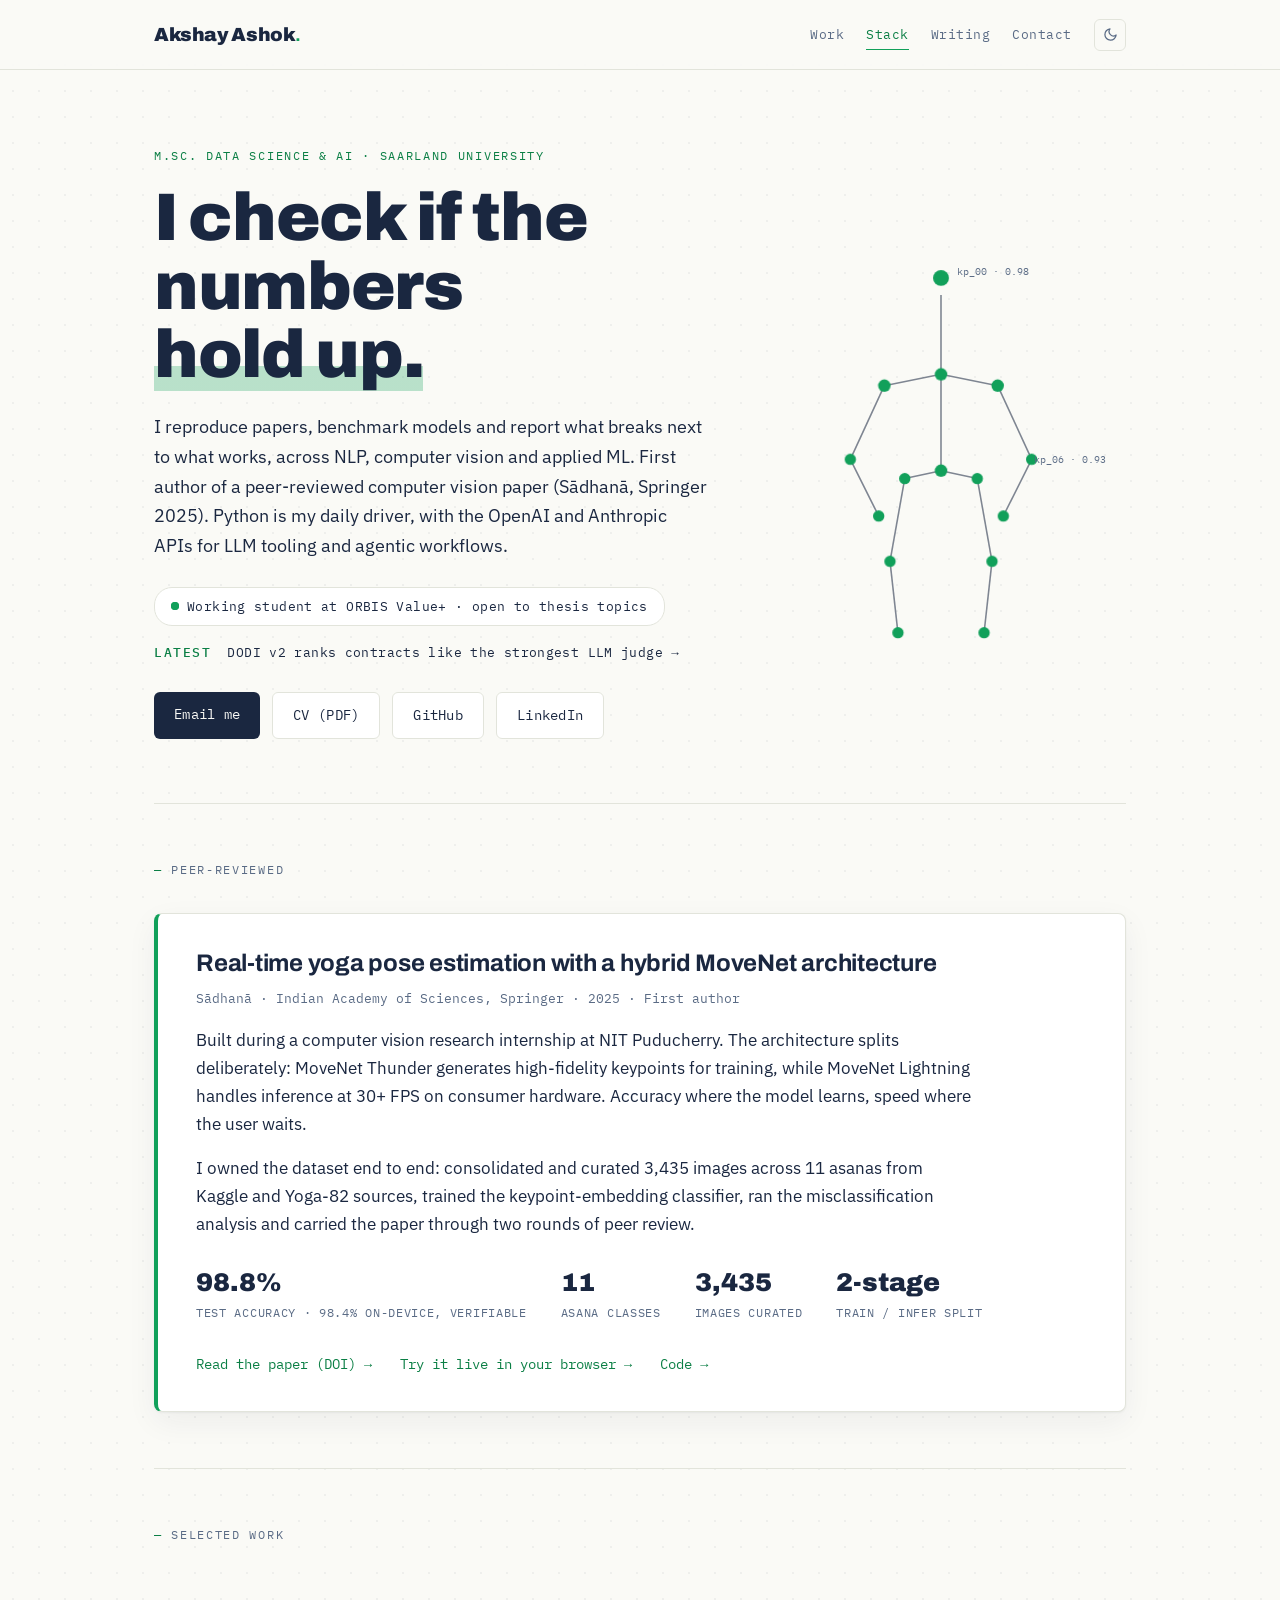
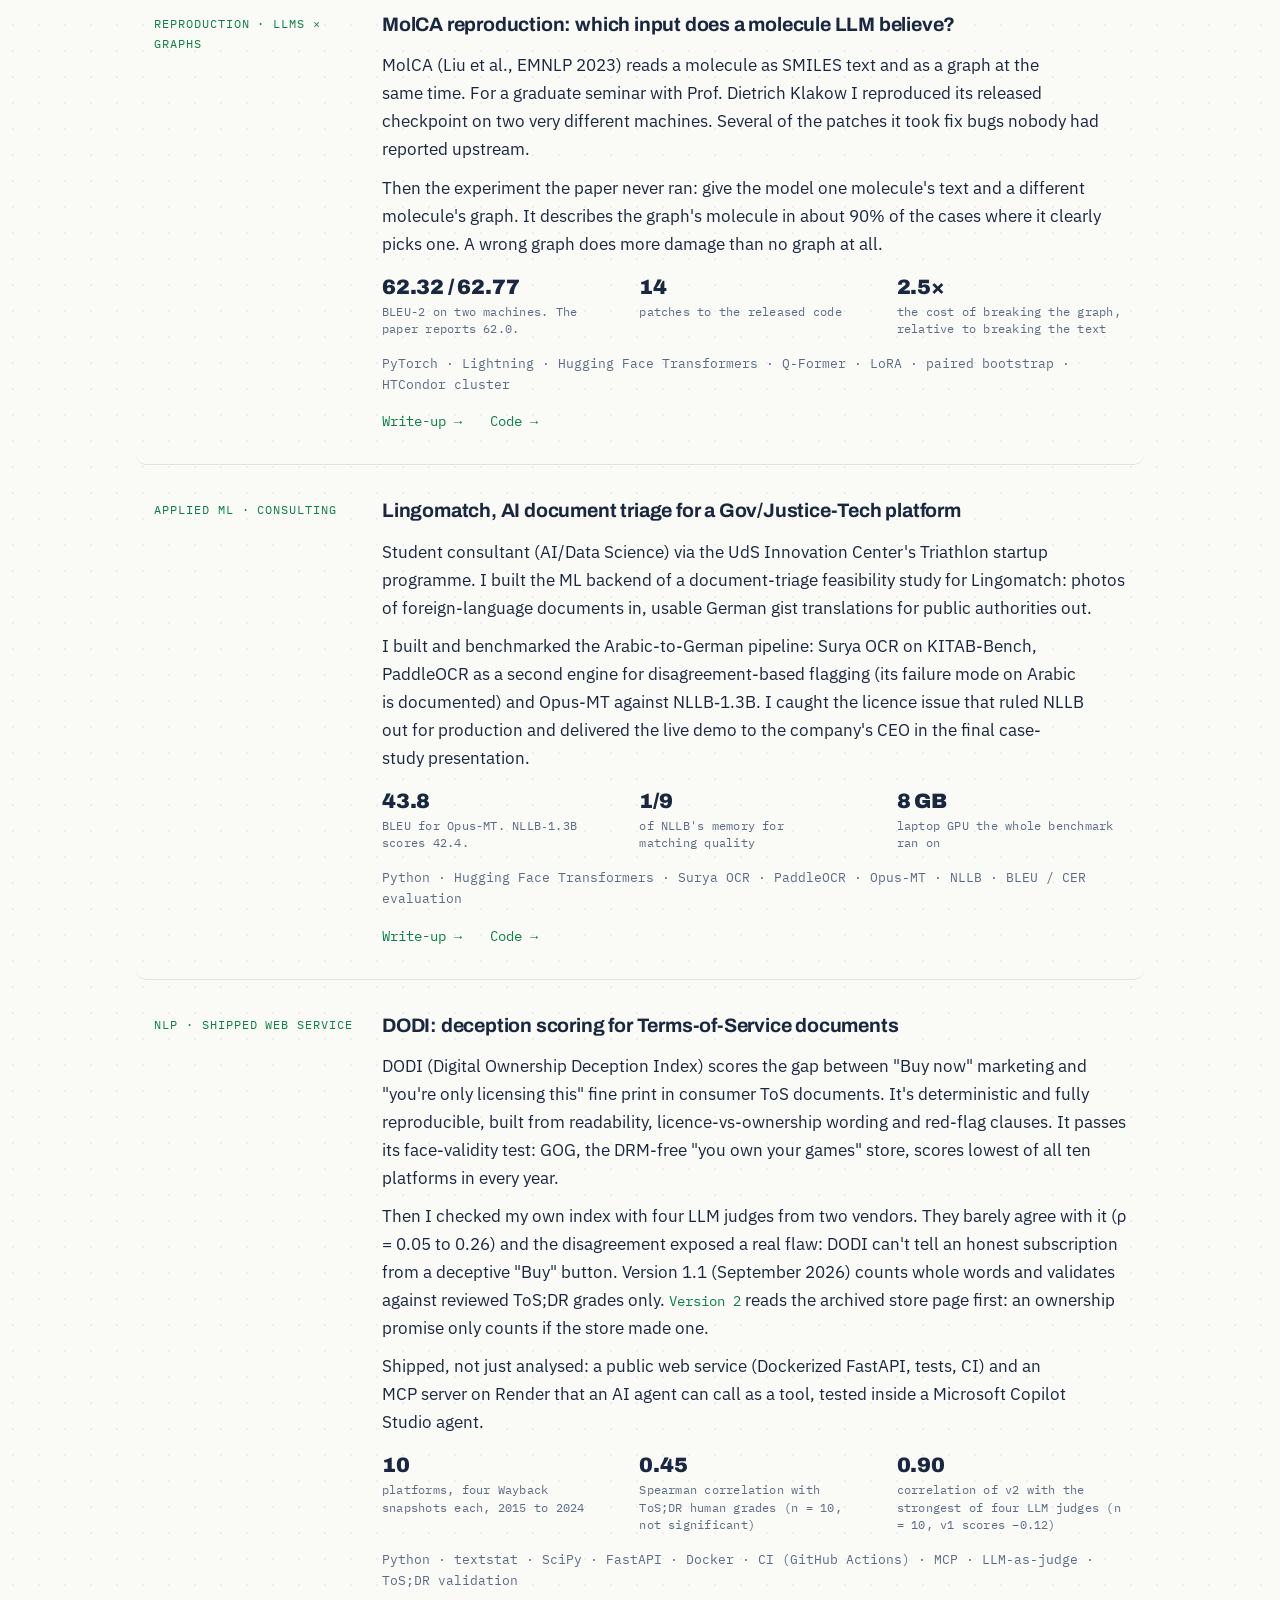
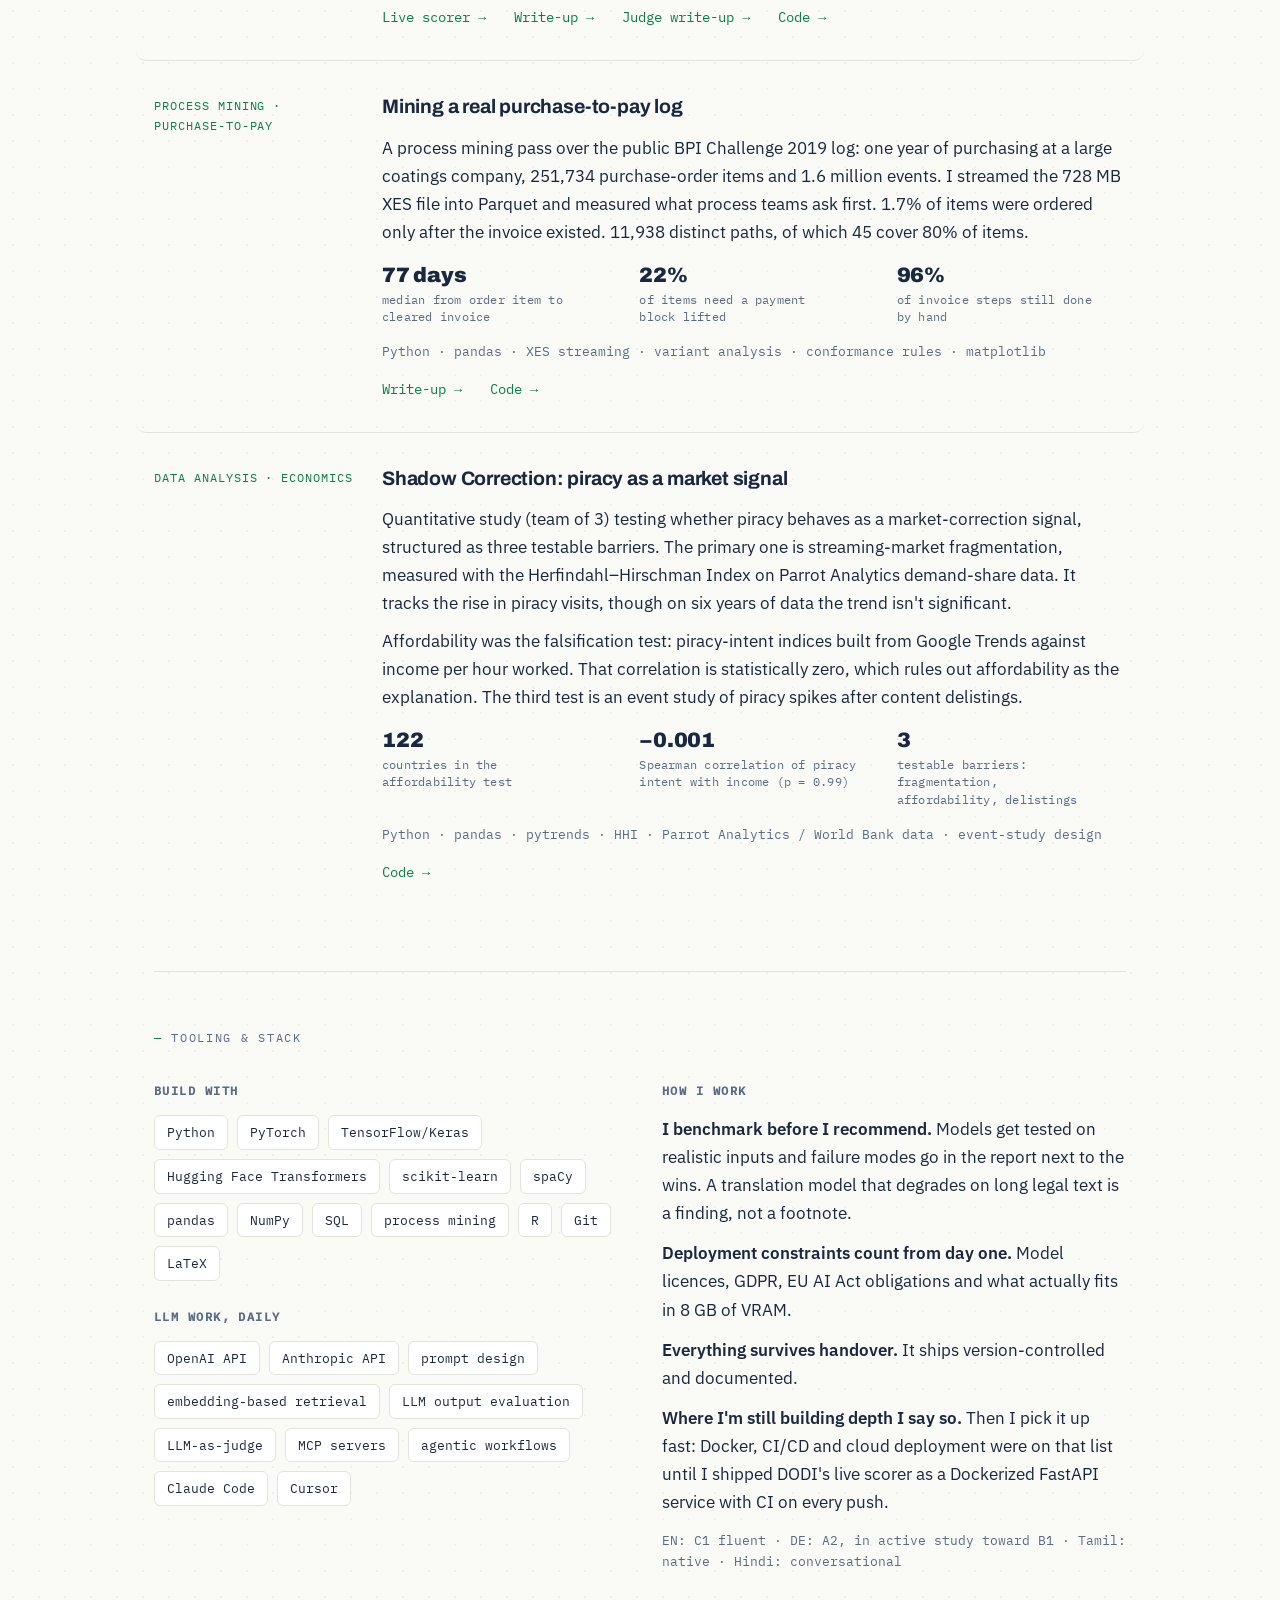
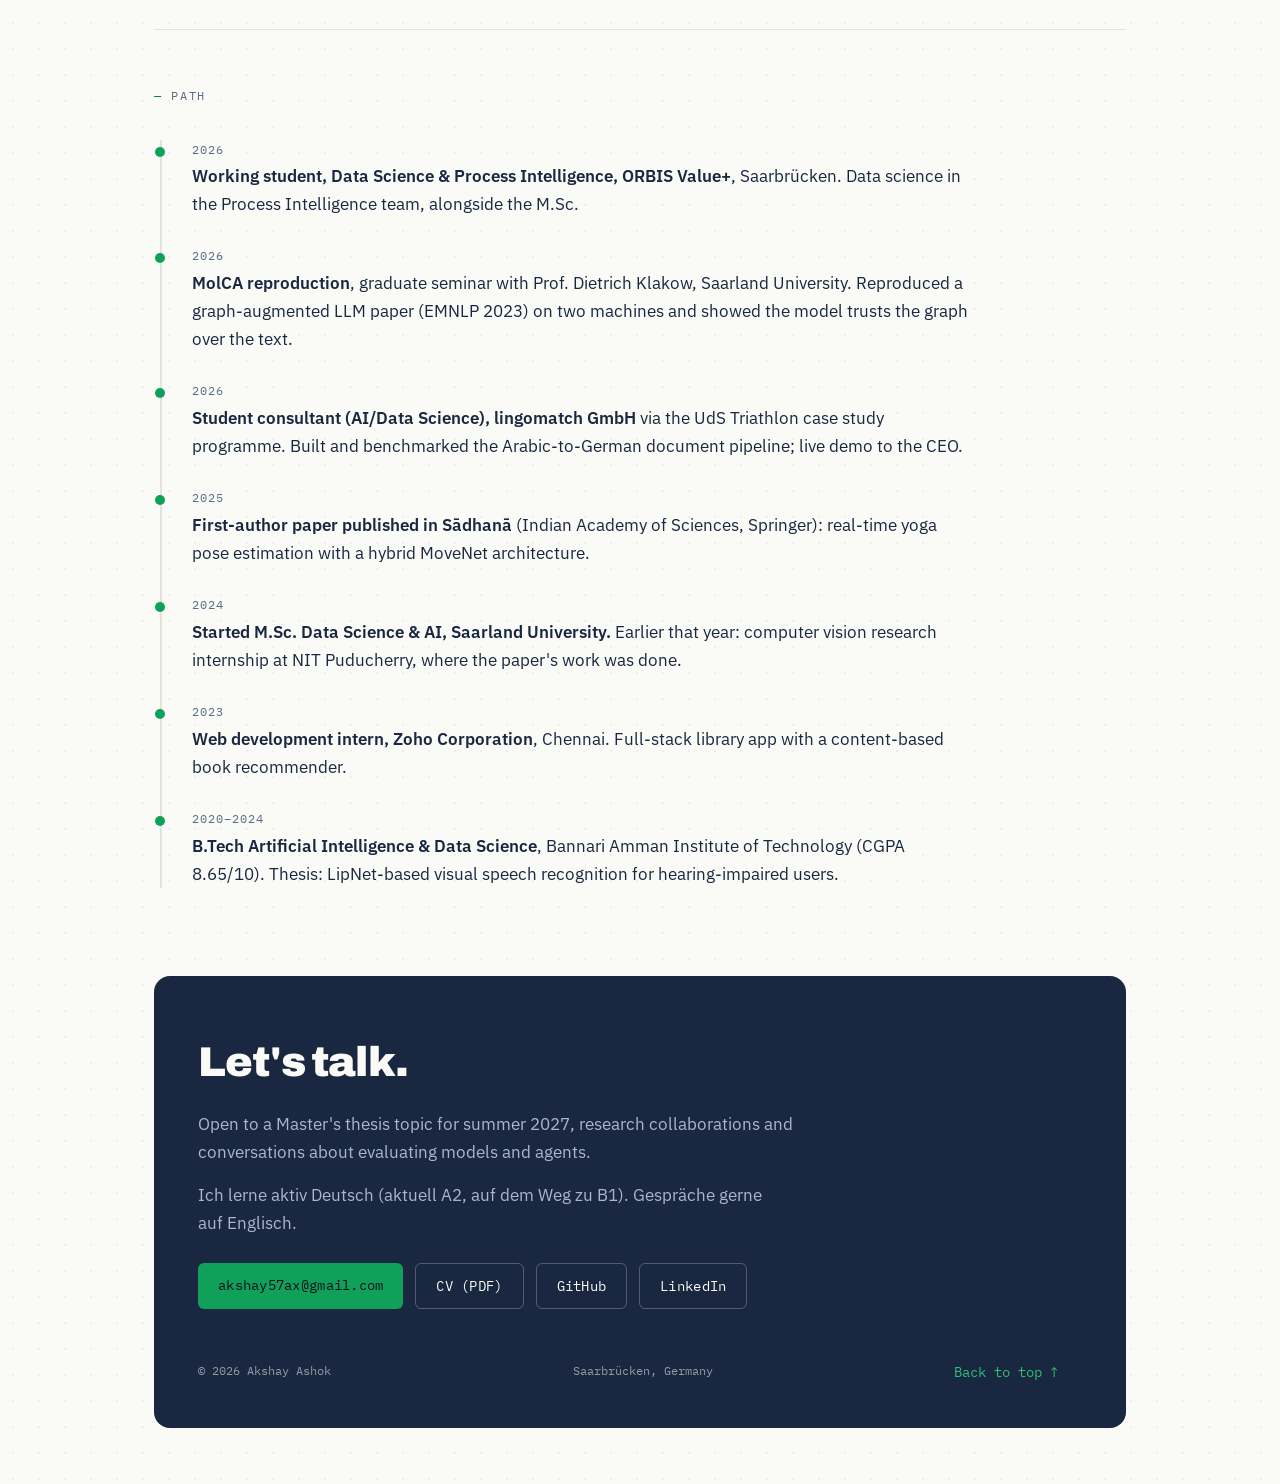
<file: index.html>
<!DOCTYPE html>
<html lang="en">
<head>
<meta charset="UTF-8">
<meta name="viewport" content="width=device-width, initial-scale=1.0">
<title>Akshay Ashok · ML & Applied AI</title>
<meta name="description" content="Akshay Ashok, Data Science & AI Master's student at Saarland University. Reproduces papers, benchmarks models and checks whether their numbers hold up.">
<link rel="canonical" href="https://axwolf13.github.io/">
<link rel="icon" type="image/svg+xml" href="favicon.svg">
<meta name="theme-color" content="#FAFAF6">
<script>
(function(){
  var t = null;
  try{ t = localStorage.getItem('theme'); }catch(e){}
  if(t !== 'light' && t !== 'dark'){ t = matchMedia('(prefers-color-scheme: dark)').matches ? 'dark' : 'light'; }
  document.documentElement.setAttribute('data-theme', t);
  var meta = document.querySelector('meta[name="theme-color"]');
  if(meta && t === 'dark') meta.setAttribute('content', '#0F1626');
})();
</script>
<meta property="og:type" content="website">
<meta property="og:url" content="https://axwolf13.github.io/">
<meta property="og:title" content="Akshay Ashok · ML & Applied AI">
<meta property="og:description" content="Data Science & AI Master's student at Saarland University. Reproduces papers, benchmarks models and checks whether their numbers hold up.">
<meta property="og:image" content="https://axwolf13.github.io/og.png">
<meta property="og:image:width" content="1200">
<meta property="og:image:height" content="630">
<meta name="twitter:card" content="summary_large_image">
<script type="application/ld+json">
{"@context":"https://schema.org","@type":"Person","name":"Akshay Ashok","url":"https://axwolf13.github.io/","email":"mailto:akshay57ax@gmail.com","jobTitle":"Data Science & AI Master's student","worksFor":{"@type":"Organization","name":"ORBIS Value+"},"affiliation":{"@type":"CollegeOrUniversity","name":"Saarland University"},"alumniOf":{"@type":"CollegeOrUniversity","name":"Bannari Amman Institute of Technology"},"address":{"@type":"PostalAddress","addressLocality":"Saarbrücken","addressCountry":"DE"},"knowsLanguage":["en","de","ta","hi"],"knowsAbout":["Machine Learning","Natural Language Processing","Computer Vision","Data Science"],"sameAs":["https://github.com/Axwolf13","https://linkedin.com/in/akshay-a-ax13"]}
</script>
<link rel="preload" href="fonts/archivo-latin.woff2" as="font" type="font/woff2" crossorigin>
<link rel="preload" href="fonts/ibm-plex-sans-latin.woff2" as="font" type="font/woff2" crossorigin>
<link rel="preload" href="fonts/ibm-plex-mono-400-latin.woff2" as="font" type="font/woff2" crossorigin>
<link rel="stylesheet" href="style.css">
</head>
<body>

<a class="skip" href="#top">Skip to content</a>
<div id="progress" aria-hidden="true"></div>
<header>
  <div class="wrap hrow">
    <a class="logo" href="#top">Akshay Ashok<b>.</b></a>
    <nav aria-label="Main">
      <a href="#work">Work</a>
      <a href="#stack">Stack</a>
      <a href="writing/">Writing</a>
      <a href="#contact">Contact</a>
      <button class="theme-toggle" type="button" aria-label="Toggle dark mode">
        <svg class="moon" viewBox="0 0 24 24" fill="none" stroke="currentColor" stroke-width="2" stroke-linecap="round" stroke-linejoin="round" aria-hidden="true"><path d="M21 12.8A9 9 0 1 1 11.2 3a7 7 0 0 0 9.8 9.8z"/></svg>
        <svg class="sun" viewBox="0 0 24 24" fill="none" stroke="currentColor" stroke-width="2" stroke-linecap="round" stroke-linejoin="round" aria-hidden="true"><circle cx="12" cy="12" r="5"/><line x1="12" y1="1" x2="12" y2="3"/><line x1="12" y1="21" x2="12" y2="23"/><line x1="4.22" y1="4.22" x2="5.64" y2="5.64"/><line x1="18.36" y1="18.36" x2="19.78" y2="19.78"/><line x1="1" y1="12" x2="3" y2="12"/><line x1="21" y1="12" x2="23" y2="12"/><line x1="4.22" y1="19.78" x2="5.64" y2="18.36"/><line x1="18.36" y1="5.64" x2="19.78" y2="4.22"/></svg>
      </button>
    </nav>
  </div>
</header>
<div class="wrap">
  <main id="top">
    <div class="hero">
      <div>
        <div class="eyebrow">M.Sc. Data Science &amp; AI · Saarland University</div>
        <h1>I check if the numbers <span class="hl">hold up.</span></h1>
        <p class="lede">I reproduce papers, benchmark models and report what breaks next to what works, across NLP, computer vision and applied ML. First author of a peer-reviewed computer vision paper (Sādhanā, Springer 2025). Python is my daily driver, with the OpenAI and Anthropic APIs for LLM tooling and agentic workflows.</p>
        <span class="badge"><span class="dot" aria-hidden="true"></span>Working student at ORBIS Value+ · open to thesis topics</span>
        <a class="latest" href="writing/dodi-v2/"><b>Latest</b> DODI v2 ranks contracts like the strongest LLM judge <span aria-hidden="true">→</span></a>
        <div class="cta-row">
          <a class="btn btn-primary" href="mailto:akshay57ax@gmail.com">Email me</a>
          <a class="btn btn-ghost" href="Akshay_Ashok_CV.pdf" target="_blank" rel="noopener">CV (PDF)</a>
          <a class="btn btn-ghost" href="https://github.com/Axwolf13" target="_blank" rel="noopener">GitHub</a>
          <a class="btn btn-ghost" href="https://linkedin.com/in/akshay-a-ax13" target="_blank" rel="noopener">LinkedIn</a>
        </div>
      </div>

      <svg class="pose" viewBox="0 0 300 380" role="img" aria-label="Pose estimation skeleton with keypoints">
        <!-- limbs -->
        <line x1="150" y1="60"  x2="150" y2="130"/>
        <line x1="150" y1="130" x2="100" y2="140"/>
        <line x1="150" y1="130" x2="200" y2="140"/>
        <line x1="100" y1="140" x2="70"  y2="205"/>
        <line x1="200" y1="140" x2="230" y2="205"/>
        <line x1="70"  y1="205" x2="95"  y2="255"/>
        <line x1="230" y1="205" x2="205" y2="255"/>
        <line x1="150" y1="130" x2="150" y2="215"/>
        <line x1="150" y1="215" x2="118" y2="222"/>
        <line x1="150" y1="215" x2="182" y2="222"/>
        <line x1="118" y1="222" x2="105" y2="295"/>
        <line x1="182" y1="222" x2="195" y2="295"/>
        <line x1="105" y1="295" x2="112" y2="358"/>
        <line x1="195" y1="295" x2="188" y2="358"/>
        <!-- keypoints -->
        <circle cx="150" cy="45"  r="7"  style="animation-delay:.15s"/>
        <circle cx="150" cy="130" r="5.5" style="animation-delay:.3s"/>
        <circle cx="100" cy="140" r="5.5" style="animation-delay:.45s"/>
        <circle cx="200" cy="140" r="5.5" style="animation-delay:.45s"/>
        <circle cx="70"  cy="205" r="5"   style="animation-delay:.6s"/>
        <circle cx="230" cy="205" r="5"   style="animation-delay:.6s"/>
        <circle cx="95"  cy="255" r="5"   style="animation-delay:.75s"/>
        <circle cx="205" cy="255" r="5"   style="animation-delay:.75s"/>
        <circle cx="150" cy="215" r="5.5" style="animation-delay:.9s"/>
        <circle cx="118" cy="222" r="5"   style="animation-delay:1.05s"/>
        <circle cx="182" cy="222" r="5"   style="animation-delay:1.05s"/>
        <circle cx="105" cy="295" r="5"   style="animation-delay:1.2s"/>
        <circle cx="195" cy="295" r="5"   style="animation-delay:1.2s"/>
        <circle cx="112" cy="358" r="5"   style="animation-delay:1.35s"/>
        <circle cx="188" cy="358" r="5"   style="animation-delay:1.35s"/>
        <text class="kp-label" x="164" y="42">kp_00 · 0.98</text>
        <text class="kp-label" x="296" y="208" text-anchor="end">kp_06 · 0.94</text>
      </svg>
    </div>

    <section id="publication">
      <h2 class="sec-head"><b aria-hidden="true">—</b> Peer-reviewed</h2>
      <div class="pub">
        <h3>Real-time yoga pose estimation with a hybrid MoveNet architecture</h3>
        <div class="venue">Sādhanā · Indian Academy of Sciences, Springer · 2025 · First author</div>
        <p>Built during a computer vision research internship at NIT Puducherry. The architecture splits deliberately: MoveNet Thunder generates high-fidelity keypoints for training, while MoveNet Lightning handles inference at 30+ FPS on consumer hardware. Accuracy where the model learns, speed where the user waits.</p>
        <p>I owned the dataset end to end: consolidated and curated 3,435 images across 11 asanas from Kaggle and Yoga-82 sources, trained the keypoint-embedding classifier, ran the misclassification analysis and carried the paper through two rounds of peer review.</p>
        <div class="stats">
          <div class="stat"><div class="n">98.8%</div><div class="l">test accuracy · 98.4% on-device, verifiable</div></div>
          <div class="stat"><div class="n">11</div><div class="l">asana classes</div></div>
          <div class="stat"><div class="n">3,435</div><div class="l">images curated</div></div>
          <div class="stat"><div class="n">2-stage</div><div class="l">train / infer split</div></div>
        </div>
        <div class="links">
          <a class="textlink" href="https://doi.org/10.1007/s12046-025-02788-w" target="_blank" rel="noopener">Read the paper (DOI) →</a>
          <a class="textlink" href="demo/">Try it live in your browser →</a>
          <a class="textlink" href="https://github.com/Axwolf13/pose-estimation-movenet" target="_blank" rel="noopener">Code →</a>
        </div>
      </div>
    </section>

    <section id="work">
      <h2 class="sec-head"><b aria-hidden="true">—</b> Selected work</h2>

      <div class="proj">
        <div class="tag">Reproduction · LLMs × Graphs</div>
        <div>
          <h3>MolCA reproduction: which input does a molecule LLM believe?</h3>
          <p>MolCA (Liu et al., EMNLP 2023) reads a molecule as SMILES text and as a graph at the same time. For a graduate seminar with Prof. Dietrich Klakow I reproduced its released checkpoint on two very different machines. Several of the patches it took fix bugs nobody had reported upstream.</p>
          <p>Then the experiment the paper never ran: give the model one molecule's text and a different molecule's graph. It describes the graph's molecule in about 90% of the cases where it clearly picks one. A wrong graph does more damage than no graph at all.</p>
          <ul class="figs">
            <li><b>62.32 / 62.77</b> BLEU-2 on two machines. The paper reports 62.0.</li>
            <li><b>14</b> patches to the released code</li>
            <li><b>2.5×</b> the cost of breaking the graph, relative to breaking the text</li>
          </ul>
          <div class="stack">PyTorch · Lightning · Hugging Face Transformers · Q-Former · LoRA · paired bootstrap · HTCondor cluster</div>
          <div class="links">
            <a class="textlink" href="writing/molca/">Write-up →</a>
            <a class="textlink" href="https://github.com/Axwolf13/molca-reproduction" target="_blank" rel="noopener">Code →</a>
          </div>
        </div>
      </div>

      <div class="proj">
        <div class="tag">Applied ML · Consulting</div>
        <div>
          <h3>Lingomatch, AI document triage for a Gov/Justice-Tech platform</h3>
          <p>Student consultant (AI/Data Science) via the UdS Innovation Center's Triathlon startup programme. I built the ML backend of a document-triage feasibility study for Lingomatch: photos of foreign-language documents in, usable German gist translations for public authorities out.</p>
          <p>I built and benchmarked the Arabic-to-German pipeline: Surya OCR on KITAB-Bench, PaddleOCR as a second engine for disagreement-based flagging (its failure mode on Arabic is documented) and Opus-MT against NLLB&#8209;1.3B. I caught the licence issue that ruled NLLB out for production and delivered the live demo to the company's CEO in the final case-study presentation.</p>
          <ul class="figs">
            <li><b>43.8</b> BLEU for Opus-MT. NLLB&#8209;1.3B scores 42.4.</li>
            <li><b>1/9</b> of NLLB's memory for matching quality</li>
            <li><b>8&nbsp;GB</b> laptop GPU the whole benchmark ran on</li>
          </ul>
          <div class="stack">Python · Hugging Face Transformers · Surya OCR · PaddleOCR · Opus-MT · NLLB · BLEU / CER evaluation</div>
          <div class="links">
            <a class="textlink" href="writing/arabic-ocr-benchmarks/">Write-up →</a>
            <a class="textlink" href="https://github.com/Axwolf13/arabic-doc-triage-research" target="_blank" rel="noopener">Code →</a>
          </div>
        </div>
      </div>

      <div class="proj">
        <div class="tag">NLP · Shipped web service</div>
        <div>
          <h3>DODI: deception scoring for Terms-of-Service documents</h3>
          <p>DODI (Digital Ownership Deception Index) scores the gap between "Buy now" marketing and "you're only licensing this" fine print in consumer ToS documents. It's deterministic and fully reproducible, built from readability, licence-vs-ownership wording and red-flag clauses. It passes its face-validity test: GOG, the DRM-free "you own your games" store, scores lowest of all ten platforms in every year.</p>
          <p>Then I checked my own index with four LLM judges from two vendors. They barely agree with it (ρ = 0.05 to 0.26) and the disagreement exposed a real flaw: DODI can't tell an honest subscription from a deceptive "Buy" button. Version 1.1 (September 2026) counts whole words and validates against reviewed ToS;DR grades only. <a class="textlink" href="writing/dodi-v2/">Version 2</a> reads the archived store page first: an ownership promise only counts if the store made one.</p>
          <p>Shipped, not just analysed: a public web service (Dockerized FastAPI, tests, CI) and an MCP server on Render that an AI agent can call as a tool, tested inside a Microsoft Copilot Studio agent.</p>
          <ul class="figs">
            <li><b>10</b> platforms, four Wayback snapshots each, 2015 to 2024</li>
            <li><b>0.45</b> Spearman correlation with ToS;DR human grades (n = 10, not significant)</li>
            <li><b>0.90</b> correlation of v2 with the strongest of four LLM judges (n = 10, v1 scores −0.12)</li>
          </ul>
          <div class="stack">Python · textstat · SciPy · FastAPI · Docker · CI (GitHub Actions) · MCP · LLM-as-judge · ToS;DR validation</div>
          <div class="links">
            <a class="textlink" href="https://dodi-web.onrender.com/" target="_blank" rel="noopener">Live scorer →</a>
            <a class="textlink" href="writing/dodi/">Write-up →</a>
            <a class="textlink" href="writing/llm-judge/">Judge write-up →</a>
            <a class="textlink" href="https://github.com/Axwolf13/dodi-analysis" target="_blank" rel="noopener">Code →</a>
          </div>
        </div>
      </div>

      <div class="proj">
        <div class="tag">Process mining · Purchase-to-pay</div>
        <div>
          <h3>Mining a real purchase-to-pay log</h3>
          <p>A process mining pass over the public BPI Challenge 2019 log: one year of purchasing at a large coatings company, 251,734 purchase-order items and 1.6 million events. I streamed the 728&nbsp;MB XES file into Parquet and measured what process teams ask first. 1.7% of items were ordered only after the invoice existed. 11,938 distinct paths, of which 45 cover 80% of items.</p>
          <ul class="figs">
            <li><b>77 days</b> median from order item to cleared invoice</li>
            <li><b>22%</b> of items need a payment block lifted</li>
            <li><b>96%</b> of invoice steps still done by hand</li>
          </ul>
          <div class="stack">Python · pandas · XES streaming · variant analysis · conformance rules · matplotlib</div>
          <div class="links">
            <a class="textlink" href="writing/purchase-to-pay/">Write-up →</a>
            <a class="textlink" href="https://github.com/Axwolf13/p2p-process-mining" target="_blank" rel="noopener">Code →</a>
          </div>
        </div>
      </div>

      <div class="proj">
        <div class="tag">Data analysis · Economics</div>
        <div>
          <h3>Shadow Correction: piracy as a market signal</h3>
          <p>Quantitative study (team of 3) testing whether piracy behaves as a market-correction signal, structured as three testable barriers. The primary one is streaming-market fragmentation, measured with the Herfindahl–Hirschman Index on Parrot Analytics demand-share data. It tracks the rise in piracy visits, though on six years of data the trend isn't significant.</p>
          <p>Affordability was the falsification test: piracy-intent indices built from Google Trends against income per hour worked. That correlation is statistically zero, which rules out affordability as the explanation. The third test is an event study of piracy spikes after content delistings.</p>
          <ul class="figs">
            <li><b>122</b> countries in the affordability test</li>
            <li><b>−0.001</b> Spearman correlation of piracy intent with income (p = 0.99)</li>
            <li><b>3</b> testable barriers: fragmentation, affordability, delistings</li>
          </ul>
          <div class="stack">Python · pandas · pytrends · HHI · Parrot Analytics / World Bank data · event-study design</div>
          <div class="links">
            <a class="textlink" href="https://github.com/Axwolf13/Shadow-Correction-DaS-Project" target="_blank" rel="noopener">Code →</a>
          </div>
        </div>
      </div>
    </section>

    <section id="stack">
      <h2 class="sec-head"><b aria-hidden="true">—</b> Tooling &amp; stack</h2>
      <div class="cols">
        <div>
          <h3>Build with</h3>
          <div class="pill-row">
            <span class="pill">Python</span><span class="pill">PyTorch</span><span class="pill">TensorFlow/Keras</span>
            <span class="pill">Hugging Face Transformers</span><span class="pill">scikit-learn</span><span class="pill">spaCy</span>
            <span class="pill">pandas</span><span class="pill">NumPy</span><span class="pill">SQL</span><span class="pill">process mining</span>
            <span class="pill">R</span><span class="pill">Git</span><span class="pill">LaTeX</span>
          </div>
          <h3 style="margin-top:26px">LLM work, daily</h3>
          <div class="pill-row">
            <span class="pill">OpenAI API</span><span class="pill">Anthropic API</span>
            <span class="pill">prompt design</span><span class="pill">embedding-based retrieval</span>
            <span class="pill">LLM output evaluation</span><span class="pill">LLM-as-judge</span><span class="pill">MCP servers</span><span class="pill">agentic workflows</span>
            <span class="pill">Claude Code</span><span class="pill">Cursor</span>
          </div>
        </div>
        <div>
          <h3>How I work</h3>
          <ul class="how">
            <li><b>I benchmark before I recommend.</b> Models get tested on realistic inputs and failure modes go in the report next to the wins. A translation model that degrades on long legal text is a finding, not a footnote.</li>
            <li><b>Deployment constraints count from day one.</b> Model licences, GDPR, EU AI Act obligations and what actually fits in 8&nbsp;GB of VRAM.</li>
            <li><b>Everything survives handover.</b> It ships version-controlled and documented.</li>
            <li><b>Where I'm still building depth I say so.</b> Then I pick it up fast: Docker, CI/CD and cloud deployment were on that list until I shipped DODI's live scorer as a Dockerized FastAPI service with CI on every push.</li>
          </ul>
          <div class="lang">EN: C1 fluent · DE: A2, in active study toward B1 · Tamil: native · Hindi: conversational</div>
        </div>
      </div>
    </section>

    <section id="path">
      <h2 class="sec-head"><b aria-hidden="true">—</b> Path</h2>
      <div class="tl">
        <div class="tl-item">
          <div class="tl-year">2026</div>
          <b>Working student, Data Science &amp; Process Intelligence, ORBIS Value+</b>, Saarbrücken. Data science in the Process Intelligence team, alongside the M.Sc.
        </div>
        <div class="tl-item">
          <div class="tl-year">2026</div>
          <b>MolCA reproduction</b>, graduate seminar with Prof. Dietrich Klakow, Saarland University. Reproduced a graph-augmented LLM paper (EMNLP 2023) on two machines and showed the model trusts the graph over the text.
        </div>
        <div class="tl-item">
          <div class="tl-year">2026</div>
          <b>Student consultant (AI/Data Science), lingomatch GmbH</b> via the UdS Triathlon case study programme. Built and benchmarked the Arabic-to-German document pipeline; live demo to the CEO.
        </div>
        <div class="tl-item">
          <div class="tl-year">2025</div>
          <b>First-author paper published in Sādhanā</b> (Indian Academy of Sciences, Springer): real-time yoga pose estimation with a hybrid MoveNet architecture.
        </div>
        <div class="tl-item">
          <div class="tl-year">2024</div>
          <b>Started M.Sc. Data Science &amp; AI, Saarland University.</b> Earlier that year: computer vision research internship at NIT Puducherry, where the paper's work was done.
        </div>
        <div class="tl-item">
          <div class="tl-year">2023</div>
          <b>Web development intern, Zoho Corporation</b>, Chennai. Full-stack library app with a content-based book recommender.
        </div>
        <div class="tl-item">
          <div class="tl-year">2020–2024</div>
          <b>B.Tech Artificial Intelligence &amp; Data Science</b>, Bannari Amman Institute of Technology (CGPA 8.65/10). Thesis: LipNet-based visual speech recognition for hearing-impaired users.
        </div>
      </div>
    </section>
  </main>

  <footer id="contact">
    <h2>Let's talk.</h2>
    <p>Open to a Master's thesis topic for summer 2027, research collaborations and conversations about evaluating models and agents.</p>
    <p lang="de">Ich lerne aktiv Deutsch (aktuell A2, auf dem Weg zu B1). Gespräche gerne auf Englisch.</p>
    <div class="foot-links">
      <a class="btn btn-primary" href="mailto:akshay57ax@gmail.com">akshay57ax@gmail.com</a>
      <a class="btn btn-ghost" href="Akshay_Ashok_CV.pdf" target="_blank" rel="noopener">CV (PDF)</a>
      <a class="btn btn-ghost" href="https://github.com/Axwolf13" target="_blank" rel="noopener">GitHub</a>
      <a class="btn btn-ghost" href="https://linkedin.com/in/akshay-a-ax13" target="_blank" rel="noopener">LinkedIn</a>
    </div>
    <div class="fineprint">
      <span>© 2026 Akshay Ashok</span>
      <span>Saarbrücken, Germany</span>
      <a class="textlink" href="#top">Back to top ↑</a>
    </div>
  </footer>
</div>

<script src="script.js"></script>
<script data-goatcounter="https://akshayashok.goatcounter.com/count" async src="//gc.zgo.at/count.js"></script>

</body>
</html>
</file>
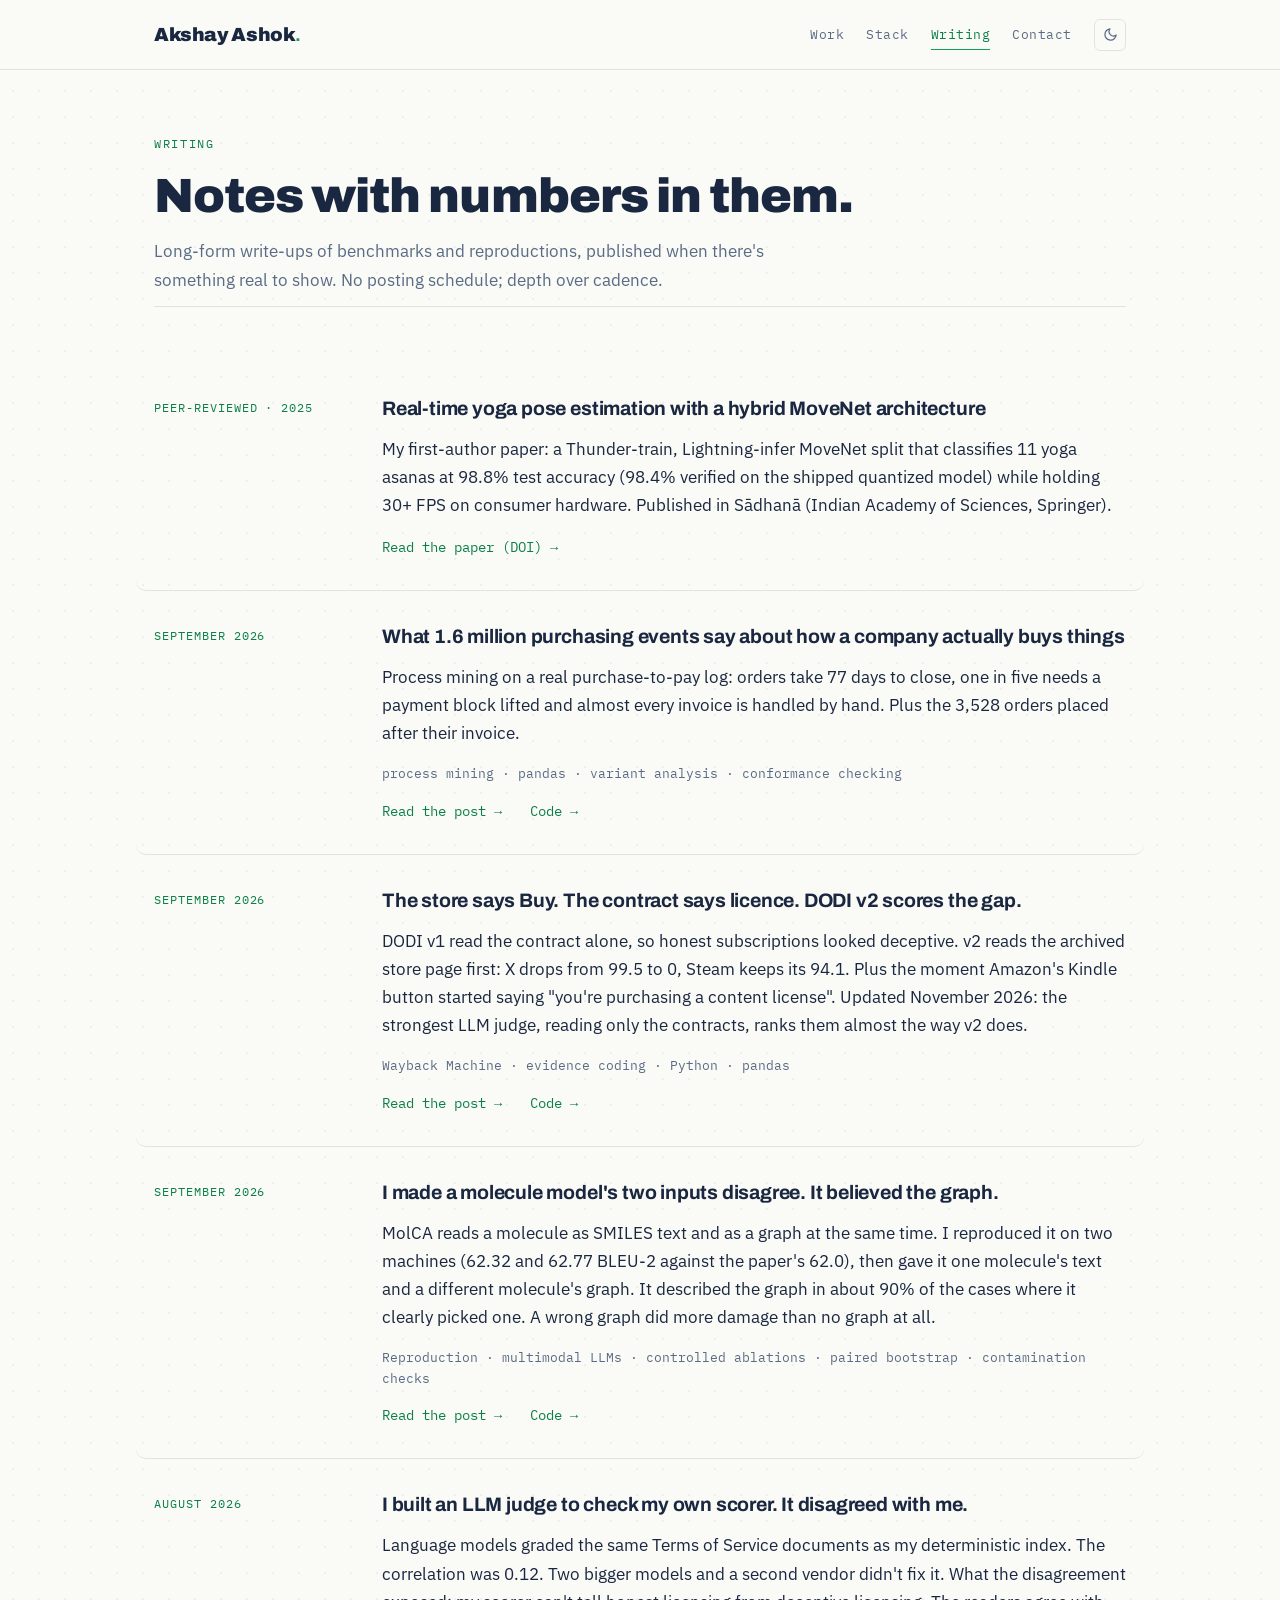
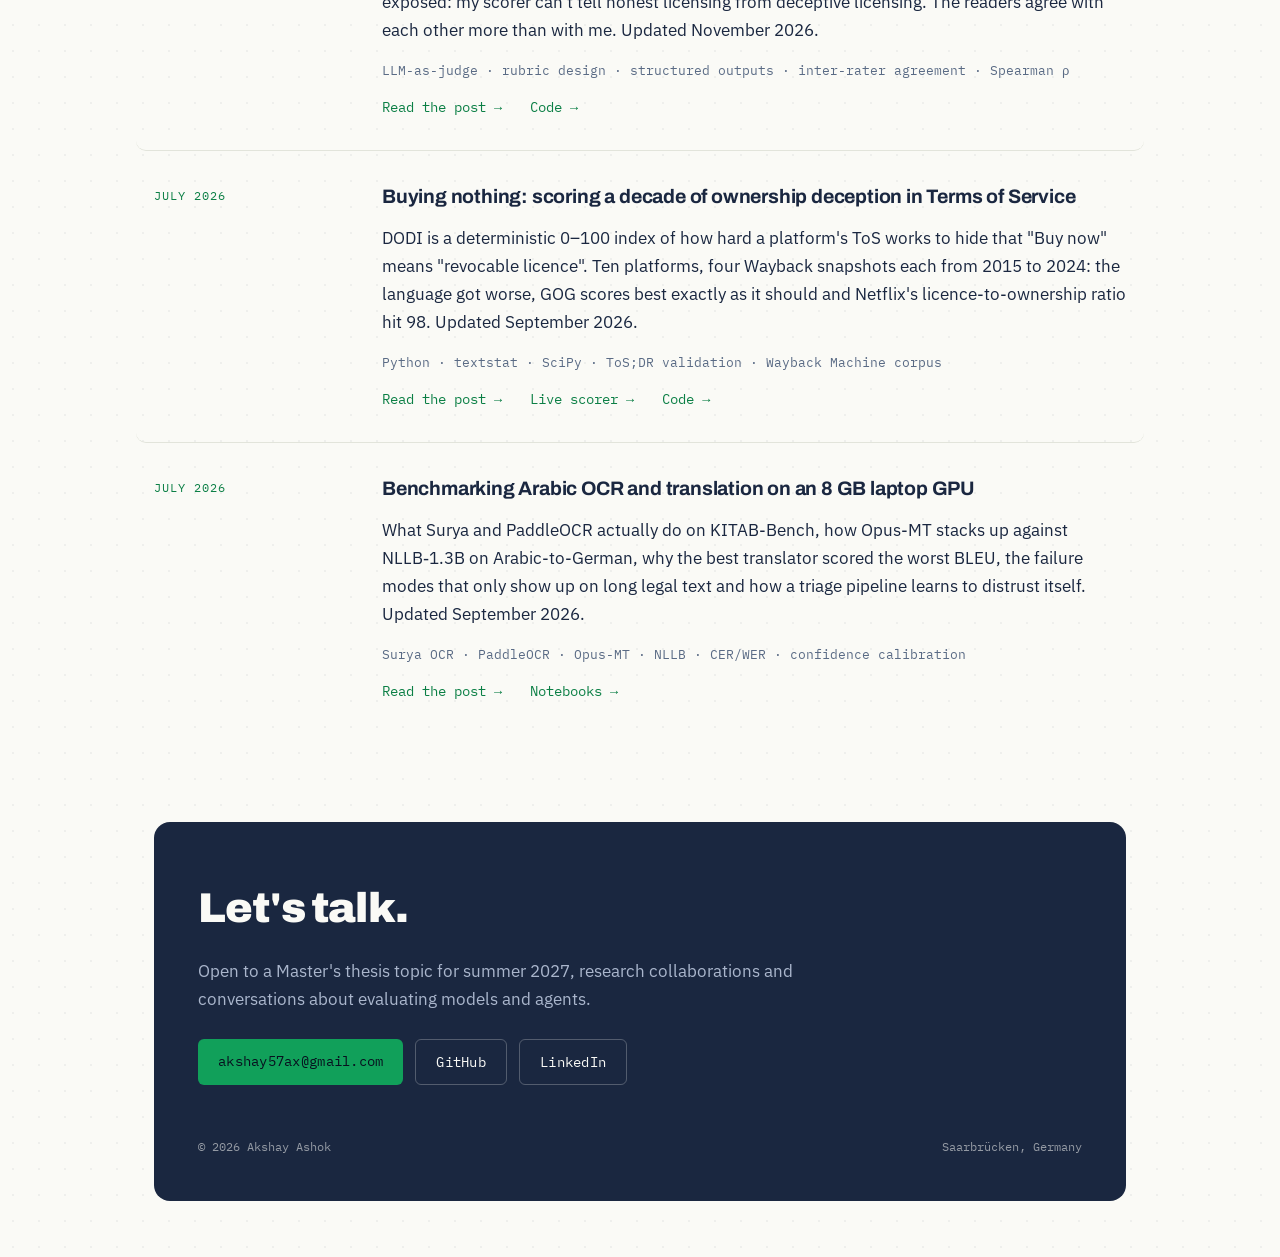
<file: writing/index.html>
<!DOCTYPE html>
<html lang="en">
<head>
<meta charset="UTF-8">
<meta name="viewport" content="width=device-width, initial-scale=1.0">
<title>Writing · Akshay Ashok</title>
<meta name="description" content="Write-ups on ML benchmarks and paper reproductions by Akshay Ashok: Arabic OCR and translation, a MolCA reproduction, a Terms of Service scorer and the LLM judges that disagreed with it.">
<link rel="canonical" href="https://axwolf13.github.io/writing/">
<link rel="icon" type="image/svg+xml" href="../favicon.svg">
<meta name="theme-color" content="#FAFAF6">
<script>
(function(){
  var t = null;
  try{ t = localStorage.getItem('theme'); }catch(e){}
  if(t !== 'light' && t !== 'dark'){ t = matchMedia('(prefers-color-scheme: dark)').matches ? 'dark' : 'light'; }
  document.documentElement.setAttribute('data-theme', t);
  var meta = document.querySelector('meta[name="theme-color"]');
  if(meta && t === 'dark') meta.setAttribute('content', '#0F1626');
})();
</script>
<meta property="og:type" content="website">
<meta property="og:url" content="https://axwolf13.github.io/writing/">
<meta property="og:title" content="Writing · Akshay Ashok">
<meta property="og:description" content="Write-ups on ML benchmarks and paper reproductions: Arabic OCR and translation, a MolCA reproduction, a Terms of Service scorer and the LLM judges that disagreed with it.">
<meta property="og:image" content="https://axwolf13.github.io/og.png">
<meta name="twitter:card" content="summary_large_image">
<link rel="preload" href="../fonts/archivo-latin.woff2" as="font" type="font/woff2" crossorigin>
<link rel="preload" href="../fonts/ibm-plex-sans-latin.woff2" as="font" type="font/woff2" crossorigin>
<link rel="preload" href="../fonts/ibm-plex-mono-400-latin.woff2" as="font" type="font/woff2" crossorigin>
<link rel="stylesheet" href="../style.css">
</head>
<body>

<a class="skip" href="#top">Skip to content</a>
<div id="progress" aria-hidden="true"></div>
<header>
  <div class="wrap hrow">
    <a class="logo" href="../">Akshay Ashok<b>.</b></a>
    <nav aria-label="Main">
      <a href="../#work">Work</a>
      <a href="../#stack">Stack</a>
      <a href="./" class="active">Writing</a>
      <a href="../#contact">Contact</a>
      <button class="theme-toggle" type="button" aria-label="Toggle dark mode">
        <svg class="moon" viewBox="0 0 24 24" fill="none" stroke="currentColor" stroke-width="2" stroke-linecap="round" stroke-linejoin="round" aria-hidden="true"><path d="M21 12.8A9 9 0 1 1 11.2 3a7 7 0 0 0 9.8 9.8z"/></svg>
        <svg class="sun" viewBox="0 0 24 24" fill="none" stroke="currentColor" stroke-width="2" stroke-linecap="round" stroke-linejoin="round" aria-hidden="true"><circle cx="12" cy="12" r="5"/><line x1="12" y1="1" x2="12" y2="3"/><line x1="12" y1="21" x2="12" y2="23"/><line x1="4.22" y1="4.22" x2="5.64" y2="5.64"/><line x1="18.36" y1="18.36" x2="19.78" y2="19.78"/><line x1="1" y1="12" x2="3" y2="12"/><line x1="21" y1="12" x2="23" y2="12"/><line x1="4.22" y1="19.78" x2="5.64" y2="18.36"/><line x1="18.36" y1="5.64" x2="19.78" y2="4.22"/></svg>
      </button>
    </nav>
  </div>
</header>
<div class="wrap">
  <main id="top">
    <div class="page">
      <div class="eyebrow">Writing</div>
      <h1>Notes with numbers in them.</h1>
      <p class="lede">Long-form write-ups of benchmarks and reproductions, published when there's something real to show. No posting schedule; depth over cadence.</p>
    </div>

    <section>
      <h2 class="sr-only">Posts</h2>
      <div class="proj">
        <div class="tag">Peer-reviewed · 2025</div>
        <div>
          <h3>Real-time yoga pose estimation with a hybrid MoveNet architecture</h3>
          <p>My first-author paper: a Thunder-train, Lightning-infer MoveNet split that classifies 11 yoga asanas at 98.8% test accuracy (98.4% verified on the shipped quantized model) while holding 30+ FPS on consumer hardware. Published in Sādhanā (Indian Academy of Sciences, Springer).</p>
          <div class="links">
            <a class="textlink" href="https://doi.org/10.1007/s12046-025-02788-w" target="_blank" rel="noopener">Read the paper (DOI) →</a>
          </div>
        </div>
      </div>

      <div class="proj">
        <div class="tag">September 2026</div>
        <div>
          <h3>What 1.6 million purchasing events say about how a company actually buys things</h3>
          <p>Process mining on a real purchase-to-pay log: orders take 77 days to close, one in five needs a payment block lifted and almost every invoice is handled by hand. Plus the 3,528 orders placed after their invoice.</p>
          <div class="stack">process mining · pandas · variant analysis · conformance checking</div>
          <div class="links">
            <a class="textlink" href="purchase-to-pay/">Read the post →</a>
            <a class="textlink" href="https://github.com/Axwolf13/p2p-process-mining" target="_blank" rel="noopener">Code →</a>
          </div>
        </div>
      </div>
      <div class="proj">
        <div class="tag">September 2026</div>
        <div>
          <h3>The store says Buy. The contract says licence. DODI v2 scores the gap.</h3>
          <p>DODI v1 read the contract alone, so honest subscriptions looked deceptive. v2 reads the archived store page first: X drops from 99.5 to 0, Steam keeps its 94.1. Plus the moment Amazon's Kindle button started saying "you're purchasing a content license". Updated November 2026: the strongest LLM judge, reading only the contracts, ranks them almost the way v2 does.</p>
          <div class="stack">Wayback Machine · evidence coding · Python · pandas</div>
          <div class="links">
            <a class="textlink" href="dodi-v2/">Read the post →</a>
            <a class="textlink" href="https://github.com/Axwolf13/dodi-analysis#dodi-v2-what-the-store-promises-against-what-the-contract-grants" target="_blank" rel="noopener">Code →</a>
          </div>
        </div>
      </div>
      <div class="proj">
        <div class="tag">September 2026</div>
        <div>
          <h3>I made a molecule model's two inputs disagree. It believed the graph.</h3>
          <p>MolCA reads a molecule as SMILES text and as a graph at the same time. I reproduced it on two machines (62.32 and 62.77 BLEU-2 against the paper's 62.0), then gave it one molecule's text and a different molecule's graph. It described the graph in about 90% of the cases where it clearly picked one. A wrong graph did more damage than no graph at all.</p>
          <div class="stack">Reproduction · multimodal LLMs · controlled ablations · paired bootstrap · contamination checks</div>
          <div class="links">
            <a class="textlink" href="molca/">Read the post →</a>
            <a class="textlink" href="https://github.com/Axwolf13/molca-reproduction" target="_blank" rel="noopener">Code →</a>
          </div>
        </div>
      </div>

      <div class="proj">
        <div class="tag">August 2026</div>
        <div>
          <h3>I built an LLM judge to check my own scorer. It disagreed with me.</h3>
          <p>Language models graded the same Terms of Service documents as my deterministic index. The correlation was 0.12. Two bigger models and a second vendor didn't fix it. What the disagreement exposed: my scorer can't tell honest licensing from deceptive licensing. The readers agree with each other more than with me. Updated November 2026.</p>
          <div class="stack">LLM-as-judge · rubric design · structured outputs · inter-rater agreement · Spearman ρ</div>
          <div class="links">
            <a class="textlink" href="llm-judge/">Read the post →</a>
            <a class="textlink" href="https://github.com/Axwolf13/dodi-analysis" target="_blank" rel="noopener">Code →</a>
          </div>
        </div>
      </div>

      <div class="proj">
        <div class="tag">July 2026</div>
        <div>
          <h3>Buying nothing: scoring a decade of ownership deception in Terms of Service</h3>
          <p>DODI is a deterministic 0–100 index of how hard a platform's ToS works to hide that "Buy now" means "revocable licence". Ten platforms, four Wayback snapshots each from 2015 to 2024: the language got worse, GOG scores best exactly as it should and Netflix's licence-to-ownership ratio hit 98. Updated September 2026.</p>
          <div class="stack">Python · textstat · SciPy · ToS;DR validation · Wayback Machine corpus</div>
          <div class="links">
            <a class="textlink" href="dodi/">Read the post →</a>
            <a class="textlink" href="https://dodi-web.onrender.com/" target="_blank" rel="noopener">Live scorer →</a>
            <a class="textlink" href="https://github.com/Axwolf13/dodi-analysis" target="_blank" rel="noopener">Code →</a>
          </div>
        </div>
      </div>

      <div class="proj">
        <div class="tag">July 2026</div>
        <div>
          <h3>Benchmarking Arabic OCR and translation on an 8 GB laptop GPU</h3>
          <p>What Surya and PaddleOCR actually do on KITAB-Bench, how Opus-MT stacks up against NLLB&#8209;1.3B on Arabic-to-German, why the best translator scored the worst BLEU, the failure modes that only show up on long legal text and how a triage pipeline learns to distrust itself. Updated September 2026.</p>
          <div class="stack">Surya OCR · PaddleOCR · Opus-MT · NLLB · CER/WER · confidence calibration</div>
          <div class="links">
            <a class="textlink" href="arabic-ocr-benchmarks/">Read the post →</a>
            <a class="textlink" href="https://github.com/Axwolf13/arabic-doc-triage-research" target="_blank" rel="noopener">Notebooks →</a>
          </div>
        </div>
      </div>
    </section>
  </main>

  <footer id="contact">
    <h2>Let's talk.</h2>
    <p>Open to a Master's thesis topic for summer 2027, research collaborations and conversations about evaluating models and agents.</p>
    <div class="foot-links">
      <a class="btn btn-primary" href="mailto:akshay57ax@gmail.com">akshay57ax@gmail.com</a>
      <a class="btn btn-ghost" href="https://github.com/Axwolf13" target="_blank" rel="noopener">GitHub</a>
      <a class="btn btn-ghost" href="https://linkedin.com/in/akshay-a-ax13" target="_blank" rel="noopener">LinkedIn</a>
    </div>
    <div class="fineprint">
      <span>© 2026 Akshay Ashok</span>
      <span>Saarbrücken, Germany</span>
    </div>
  </footer>
</div>

<script src="../script.js"></script>
<script data-goatcounter="https://akshayashok.goatcounter.com/count" async src="//gc.zgo.at/count.js"></script>

</body>
</html>
</file>
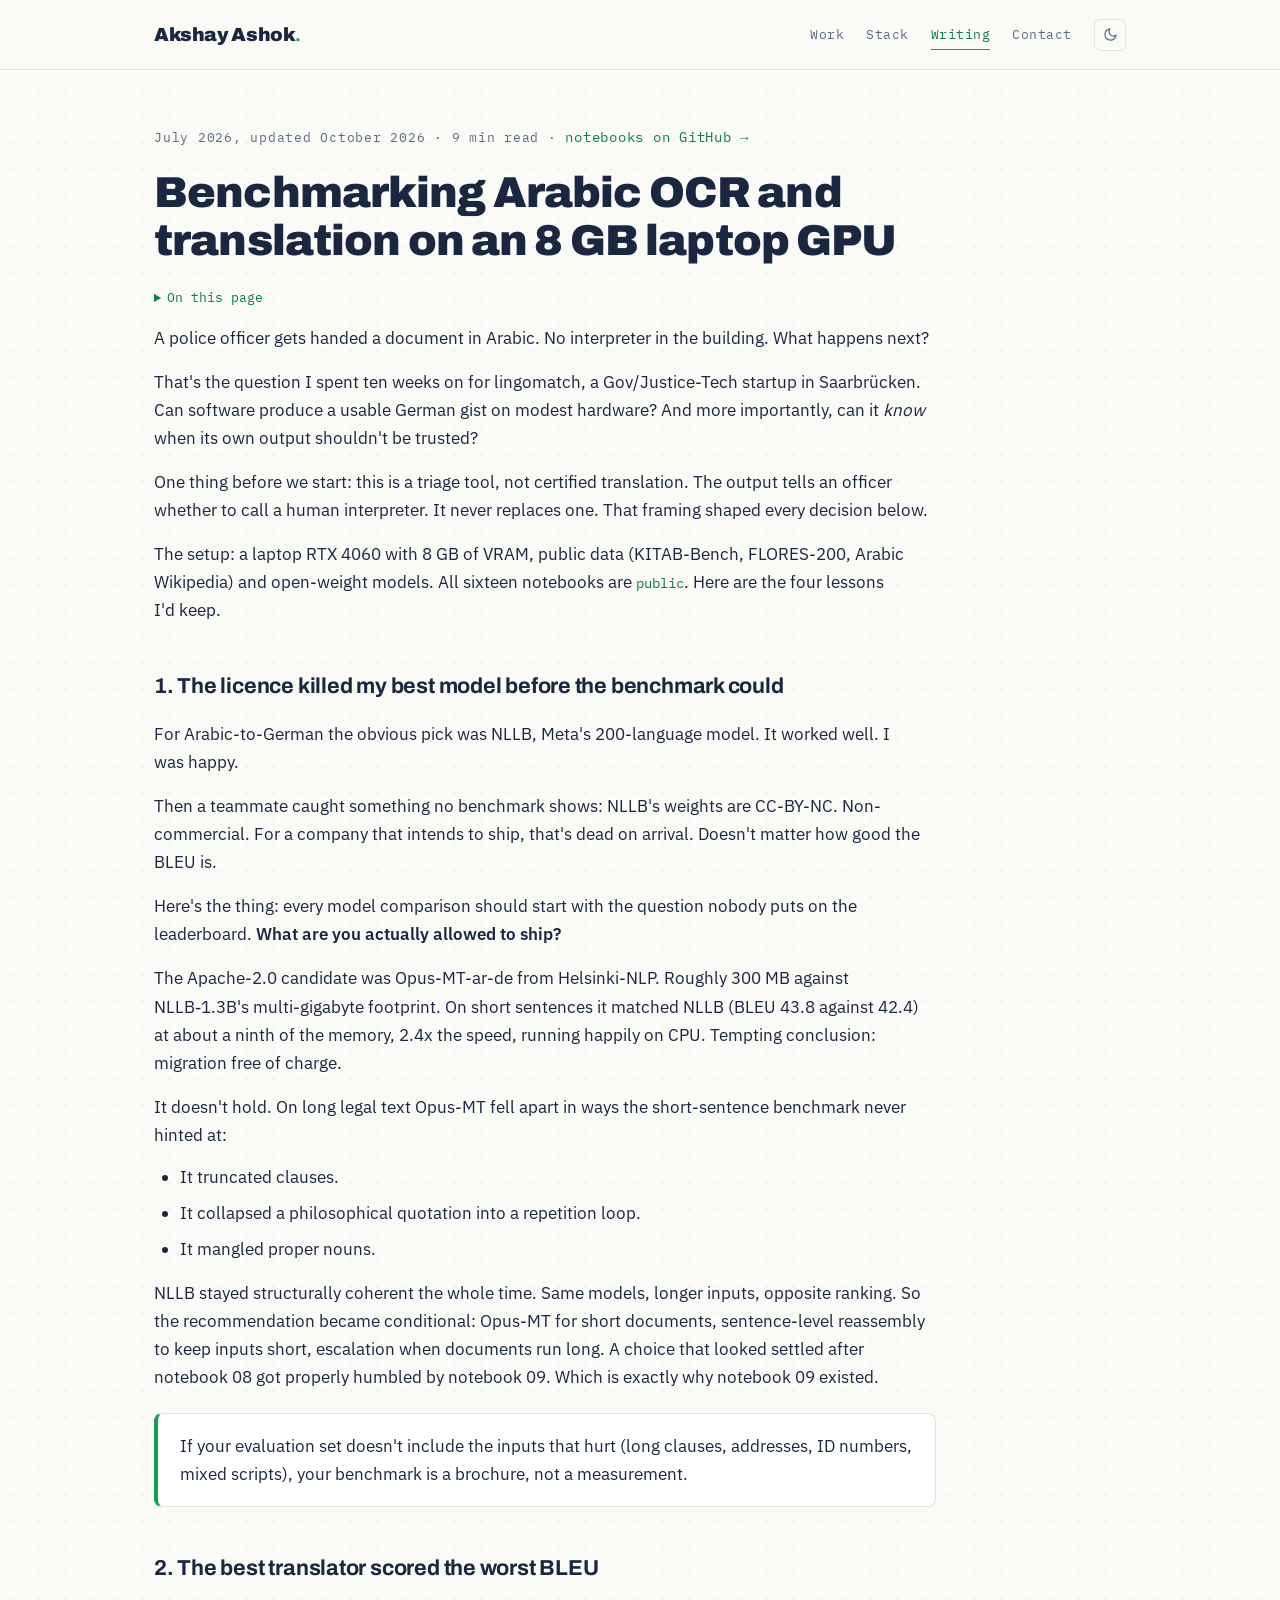
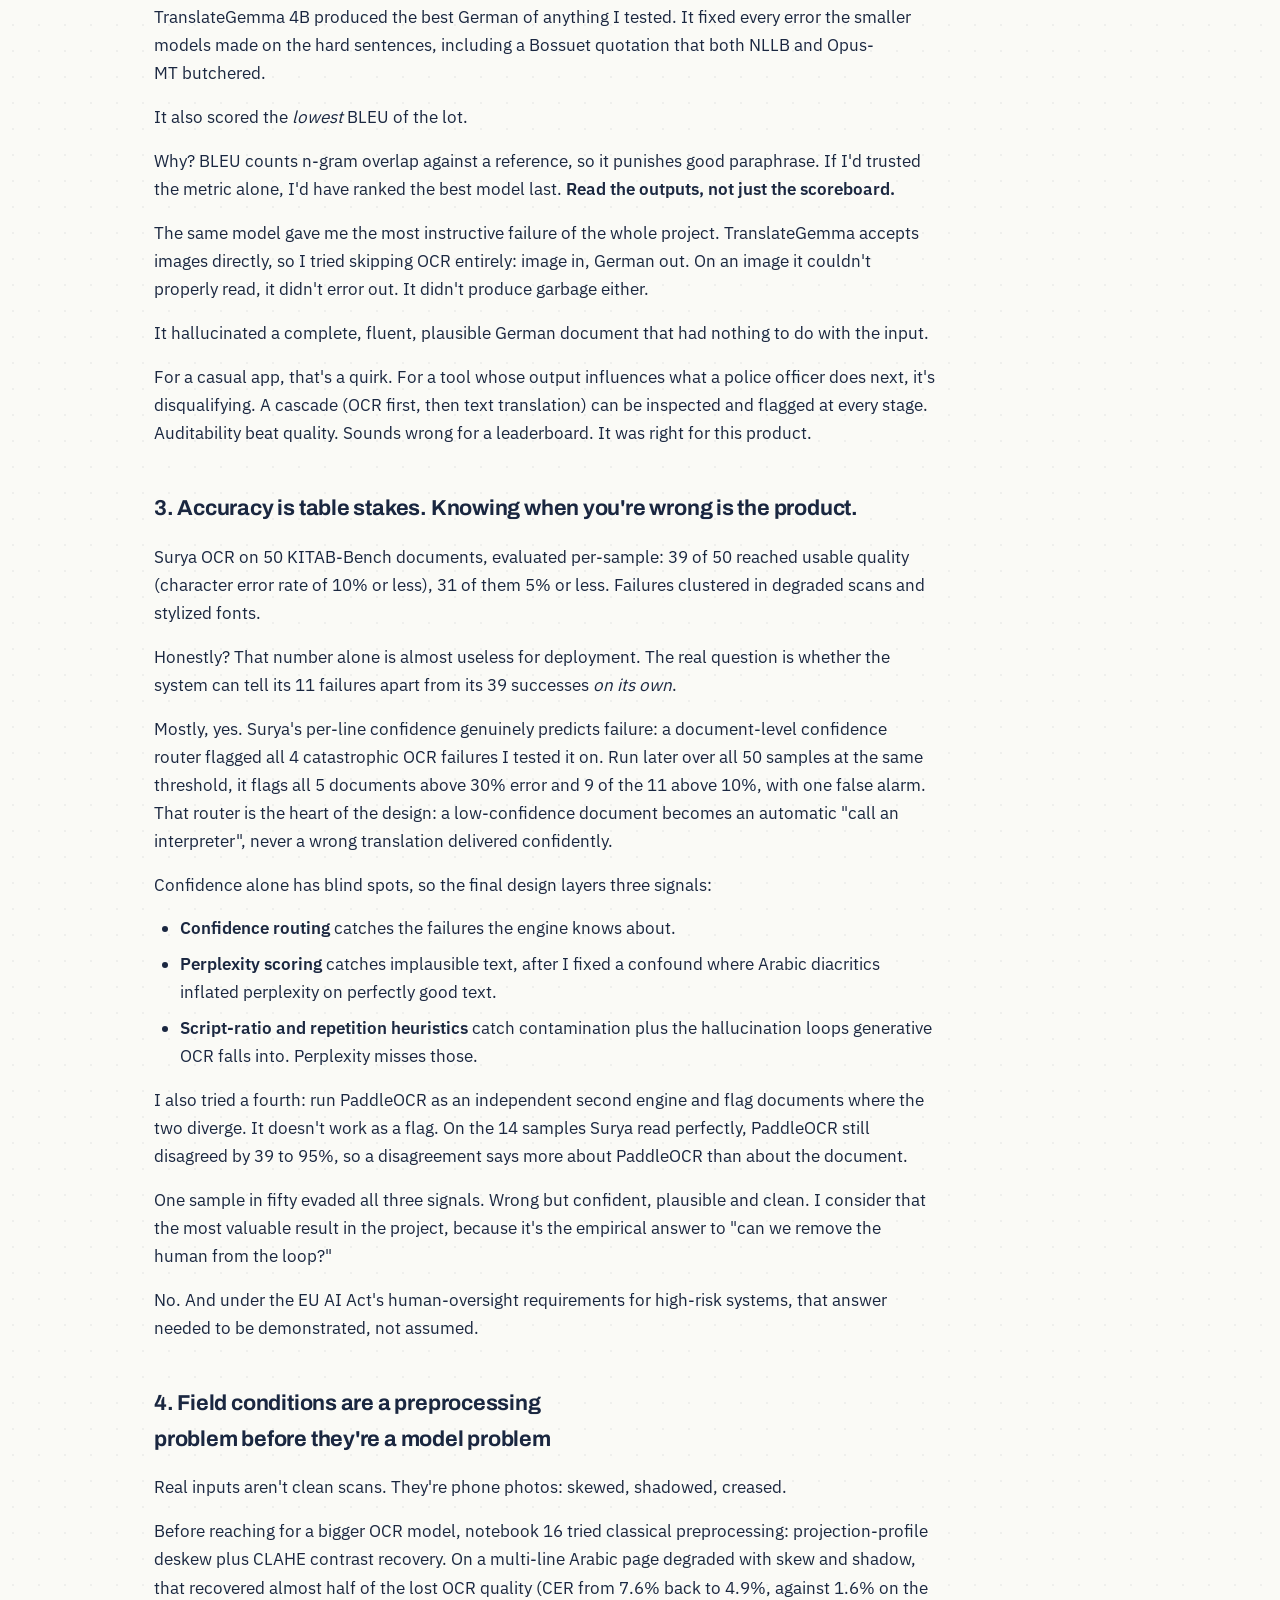
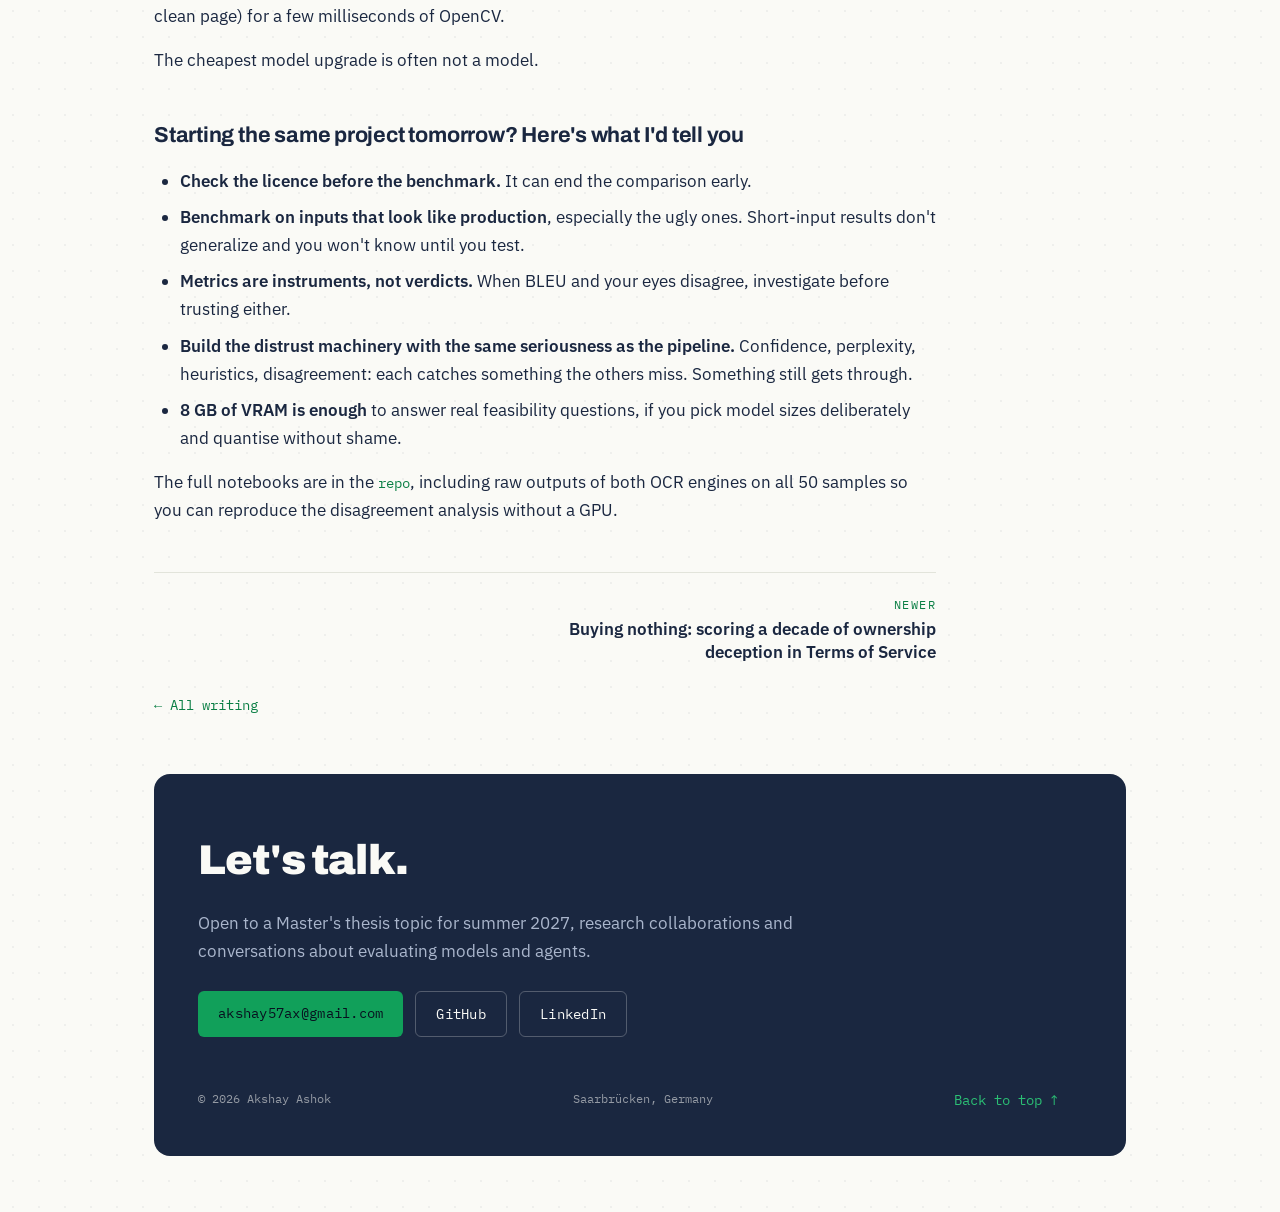
<file: writing/arabic-ocr-benchmarks/index.html>
<!DOCTYPE html>
<html lang="en">
<head>
<meta charset="UTF-8">
<meta name="viewport" content="width=device-width, initial-scale=1.0">
<title>Benchmarking Arabic OCR and translation on an 8 GB laptop GPU · Akshay Ashok</title>
<meta name="description" content="What Surya and PaddleOCR actually do on KITAB-Bench, why Opus-MT replaced NLLB for licence reasons, the failure modes that only appear on long legal text and how to know when your pipeline is wrong.">
<link rel="canonical" href="https://axwolf13.github.io/writing/arabic-ocr-benchmarks/">
<link rel="icon" type="image/svg+xml" href="../../favicon.svg">
<meta name="theme-color" content="#FAFAF6">
<script>
(function(){
  var t = null;
  try{ t = localStorage.getItem('theme'); }catch(e){}
  if(t !== 'light' && t !== 'dark'){ t = matchMedia('(prefers-color-scheme: dark)').matches ? 'dark' : 'light'; }
  document.documentElement.setAttribute('data-theme', t);
  var meta = document.querySelector('meta[name="theme-color"]');
  if(meta && t === 'dark') meta.setAttribute('content', '#0F1626');
})();
</script>
<meta property="og:type" content="article">
<meta property="og:url" content="https://axwolf13.github.io/writing/arabic-ocr-benchmarks/">
<meta property="og:title" content="Benchmarking Arabic OCR and translation on an 8 GB laptop GPU">
<meta property="og:description" content="What Surya and PaddleOCR actually do on KITAB-Bench, why the licence picked the translation model and how a triage pipeline learns to distrust itself.">
<meta property="og:image" content="https://axwolf13.github.io/writing/arabic-ocr-benchmarks/og.png">
<meta property="og:image:width" content="1200">
<meta property="og:image:height" content="630">
<meta name="twitter:card" content="summary_large_image">
<link rel="preload" href="../../fonts/archivo-latin.woff2" as="font" type="font/woff2" crossorigin>
<link rel="preload" href="../../fonts/ibm-plex-sans-latin.woff2" as="font" type="font/woff2" crossorigin>
<link rel="preload" href="../../fonts/ibm-plex-mono-400-latin.woff2" as="font" type="font/woff2" crossorigin>
<link rel="stylesheet" href="../../style.css">
<script type="application/ld+json">
{"@context": "https://schema.org", "@type": "BlogPosting", "headline": "Benchmarking Arabic OCR and translation on an 8 GB laptop GPU", "description": "What Surya and PaddleOCR actually do on KITAB-Bench, why Opus-MT replaced NLLB for licence reasons, the failure modes that only appear on long legal text and how to know when your pipeline is wrong.", "datePublished": "2026-07-03", "dateModified": "2026-10-01", "url": "https://axwolf13.github.io/writing/arabic-ocr-benchmarks/", "image": "https://axwolf13.github.io/writing/arabic-ocr-benchmarks/og.png", "author": {"@type": "Person", "name": "Akshay Ashok", "url": "https://axwolf13.github.io/"}}
</script>
</head>
<body>

<a class="skip" href="#top">Skip to content</a>
<div id="progress" aria-hidden="true"></div>
<header>
  <div class="wrap hrow">
    <a class="logo" href="../../">Akshay Ashok<b>.</b></a>
    <nav aria-label="Main">
      <a href="../../#work">Work</a>
      <a href="../../#stack">Stack</a>
      <a href="../" class="active">Writing</a>
      <a href="../../#contact">Contact</a>
      <button class="theme-toggle" type="button" aria-label="Toggle dark mode">
        <svg class="moon" viewBox="0 0 24 24" fill="none" stroke="currentColor" stroke-width="2" stroke-linecap="round" stroke-linejoin="round" aria-hidden="true"><path d="M21 12.8A9 9 0 1 1 11.2 3a7 7 0 0 0 9.8 9.8z"/></svg>
        <svg class="sun" viewBox="0 0 24 24" fill="none" stroke="currentColor" stroke-width="2" stroke-linecap="round" stroke-linejoin="round" aria-hidden="true"><circle cx="12" cy="12" r="5"/><line x1="12" y1="1" x2="12" y2="3"/><line x1="12" y1="21" x2="12" y2="23"/><line x1="4.22" y1="4.22" x2="5.64" y2="5.64"/><line x1="18.36" y1="18.36" x2="19.78" y2="19.78"/><line x1="1" y1="12" x2="3" y2="12"/><line x1="21" y1="12" x2="23" y2="12"/><line x1="4.22" y1="19.78" x2="5.64" y2="18.36"/><line x1="18.36" y1="5.64" x2="19.78" y2="4.22"/></svg>
      </button>
    </nav>
  </div>
</header>
<div class="wrap">
  <main id="top">
    <article class="article">
      <div class="meta">July 2026, updated October 2026 · 9 min read · <a class="textlink" href="https://github.com/Axwolf13/arabic-doc-triage-research" target="_blank" rel="noopener">notebooks on GitHub →</a></div>
      <h1>Benchmarking Arabic OCR and translation on an 8&nbsp;GB laptop GPU</h1>

      <p>A police officer gets handed a document in Arabic. No interpreter in the building. What happens next?</p>

      <p>That's the question I spent ten weeks on for lingomatch, a Gov/Justice-Tech startup in Saarbrücken. Can software produce a usable German gist on modest hardware? And more importantly, can it <em>know</em> when its own output shouldn't be trusted?</p>

      <p>One thing before we start: this is a triage tool, not certified translation. The output tells an officer whether to call a human interpreter. It never replaces one. That framing shaped every decision below.</p>

      <p>The setup: a laptop RTX 4060 with 8&nbsp;GB of VRAM, public data (KITAB-Bench, FLORES-200, Arabic Wikipedia) and open-weight models. All sixteen notebooks are <a class="textlink" href="https://github.com/Axwolf13/arabic-doc-triage-research" target="_blank" rel="noopener">public</a>. Here are the four lessons I'd keep.</p>

      <h2>1. The licence killed my best model before the benchmark could</h2>

      <p>For Arabic-to-German the obvious pick was NLLB, Meta's 200-language model. It worked well. I was happy.</p>

      <p>Then a teammate caught something no benchmark shows: NLLB's weights are CC-BY-NC. Non-commercial. For a company that intends to ship, that's dead on arrival. Doesn't matter how good the BLEU is.</p>

      <p>Here's the thing: every model comparison should start with the question nobody puts on the leaderboard. <strong>What are you actually allowed to ship?</strong></p>

      <p>The Apache-2.0 candidate was Opus-MT-ar-de from Helsinki-NLP. Roughly 300&nbsp;MB against NLLB&#8209;1.3B's multi-gigabyte footprint. On short sentences it matched NLLB (BLEU 43.8 against 42.4) at about a ninth of the memory, 2.4x the speed, running happily on CPU. Tempting conclusion: migration free of charge.</p>

      <p>It doesn't hold. On long legal text Opus-MT fell apart in ways the short-sentence benchmark never hinted at:</p>

      <ul>
        <li>It truncated clauses.</li>
        <li>It collapsed a philosophical quotation into a repetition loop.</li>
        <li>It mangled proper nouns.</li>
      </ul>

      <p>NLLB stayed structurally coherent the whole time. Same models, longer inputs, opposite ranking. So the recommendation became conditional: Opus-MT for short documents, sentence-level reassembly to keep inputs short, escalation when documents run long. A choice that looked settled after notebook 08 got properly humbled by notebook 09. Which is exactly why notebook 09 existed.</p>

      <div class="callout">If your evaluation set doesn't include the inputs that hurt (long clauses, addresses, ID numbers, mixed scripts), your benchmark is a brochure, not a measurement.</div>

      <h2>2. The best translator scored the worst BLEU</h2>

      <p>TranslateGemma 4B produced the best German of anything I tested. It fixed every error the smaller models made on the hard sentences, including a Bossuet quotation that both NLLB and Opus-MT butchered.</p>

      <p>It also scored the <em>lowest</em> BLEU of the lot.</p>

      <p>Why? BLEU counts n-gram overlap against a reference, so it punishes good paraphrase. If I'd trusted the metric alone, I'd have ranked the best model last. <strong>Read the outputs, not just the scoreboard.</strong></p>

      <p>The same model gave me the most instructive failure of the whole project. TranslateGemma accepts images directly, so I tried skipping OCR entirely: image in, German out. On an image it couldn't properly read, it didn't error out. It didn't produce garbage either.</p>

      <p>It hallucinated a complete, fluent, plausible German document that had nothing to do with the input.</p>

      <p>For a casual app, that's a quirk. For a tool whose output influences what a police officer does next, it's disqualifying. A cascade (OCR first, then text translation) can be inspected and flagged at every stage. Auditability beat quality. Sounds wrong for a leaderboard. It was right for this product.</p>

      <h2>3. Accuracy is table stakes. Knowing when you're wrong is the product.</h2>

      <p>Surya OCR on 50 KITAB-Bench documents, evaluated per-sample: 39 of 50 reached usable quality (character error rate of 10% or less), 31 of them 5% or less. Failures clustered in degraded scans and stylized fonts.</p>

      <p>Honestly? That number alone is almost useless for deployment. The real question is whether the system can tell its 11 failures apart from its 39 successes <em>on its own</em>.</p>

      <p>Mostly, yes. Surya's per-line confidence genuinely predicts failure: a document-level confidence router flagged all 4 catastrophic OCR failures I tested it on. Run later over all 50 samples at the same threshold, it flags all 5 documents above 30% error and 9 of the 11 above 10%, with one false alarm. That router is the heart of the design: a low-confidence document becomes an automatic "call an interpreter", never a wrong translation delivered confidently.</p>

      <p>Confidence alone has blind spots, so the final design layers three signals:</p>

      <ul>
        <li><strong>Confidence routing</strong> catches the failures the engine knows about.</li>
        <li><strong>Perplexity scoring</strong> catches implausible text, after I fixed a confound where Arabic diacritics inflated perplexity on perfectly good text.</li>
        <li><strong>Script-ratio and repetition heuristics</strong> catch contamination plus the hallucination loops generative OCR falls into. Perplexity misses those.</li>
      </ul>

      <p>I also tried a fourth: run PaddleOCR as an independent second engine and flag documents where the two diverge. It doesn't work as a flag. On the 14 samples Surya read perfectly, PaddleOCR still disagreed by 39 to 95%, so a disagreement says more about PaddleOCR than about the document.</p>

      <p>One sample in fifty evaded all three signals. Wrong but confident, plausible and clean. I consider that the most valuable result in the project, because it's the empirical answer to "can we remove the human from the loop?"</p>

      <p>No. And under the EU AI Act's human-oversight requirements for high-risk systems, that answer needed to be demonstrated, not assumed.</p>

      <h2>4. Field conditions are a preprocessing problem before they're a model problem</h2>

      <p>Real inputs aren't clean scans. They're phone photos: skewed, shadowed, creased.</p>

      <p>Before reaching for a bigger OCR model, notebook 16 tried classical preprocessing: projection-profile deskew plus CLAHE contrast recovery. On a multi-line Arabic page degraded with skew and shadow, that recovered almost half of the lost OCR quality (CER from 7.6% back to 4.9%, against 1.6% on the clean page) for a few milliseconds of OpenCV.</p>

      <p>The cheapest model upgrade is often not a model.</p>

      <h2>Starting the same project tomorrow? Here's what I'd tell you</h2>

      <ul>
        <li><strong>Check the licence before the benchmark.</strong> It can end the comparison early.</li>
        <li><strong>Benchmark on inputs that look like production</strong>, especially the ugly ones. Short-input results don't generalize and you won't know until you test.</li>
        <li><strong>Metrics are instruments, not verdicts.</strong> When BLEU and your eyes disagree, investigate before trusting either.</li>
        <li><strong>Build the distrust machinery with the same seriousness as the pipeline.</strong> Confidence, perplexity, heuristics, disagreement: each catches something the others miss. Something still gets through.</li>
        <li><strong>8&nbsp;GB of VRAM is enough</strong> to answer real feasibility questions, if you pick model sizes deliberately and quantise without shame.</li>
      </ul>

      <p>The full notebooks are in the <a class="textlink" href="https://github.com/Axwolf13/arabic-doc-triage-research" target="_blank" rel="noopener">repo</a>, including raw outputs of both OCR engines on all 50 samples so you can reproduce the disagreement analysis without a GPU.</p>

      <div class="backlink"><a class="textlink" href="../">← All writing</a></div>
    </article>
  </main>

  <footer id="contact">
    <h2>Let's talk.</h2>
    <p>Open to a Master's thesis topic for summer 2027, research collaborations and conversations about evaluating models and agents.</p>
    <div class="foot-links">
      <a class="btn btn-primary" href="mailto:akshay57ax@gmail.com">akshay57ax@gmail.com</a>
      <a class="btn btn-ghost" href="https://github.com/Axwolf13" target="_blank" rel="noopener">GitHub</a>
      <a class="btn btn-ghost" href="https://linkedin.com/in/akshay-a-ax13" target="_blank" rel="noopener">LinkedIn</a>
    </div>
    <div class="fineprint">
      <span>© 2026 Akshay Ashok</span>
      <span>Saarbrücken, Germany</span>
      <a class="textlink" href="#top">Back to top ↑</a>
    </div>
  </footer>
</div>

<script src="../../script.js"></script>
<script data-goatcounter="https://akshayashok.goatcounter.com/count" async src="//gc.zgo.at/count.js"></script>

</body>
</html>
</file>
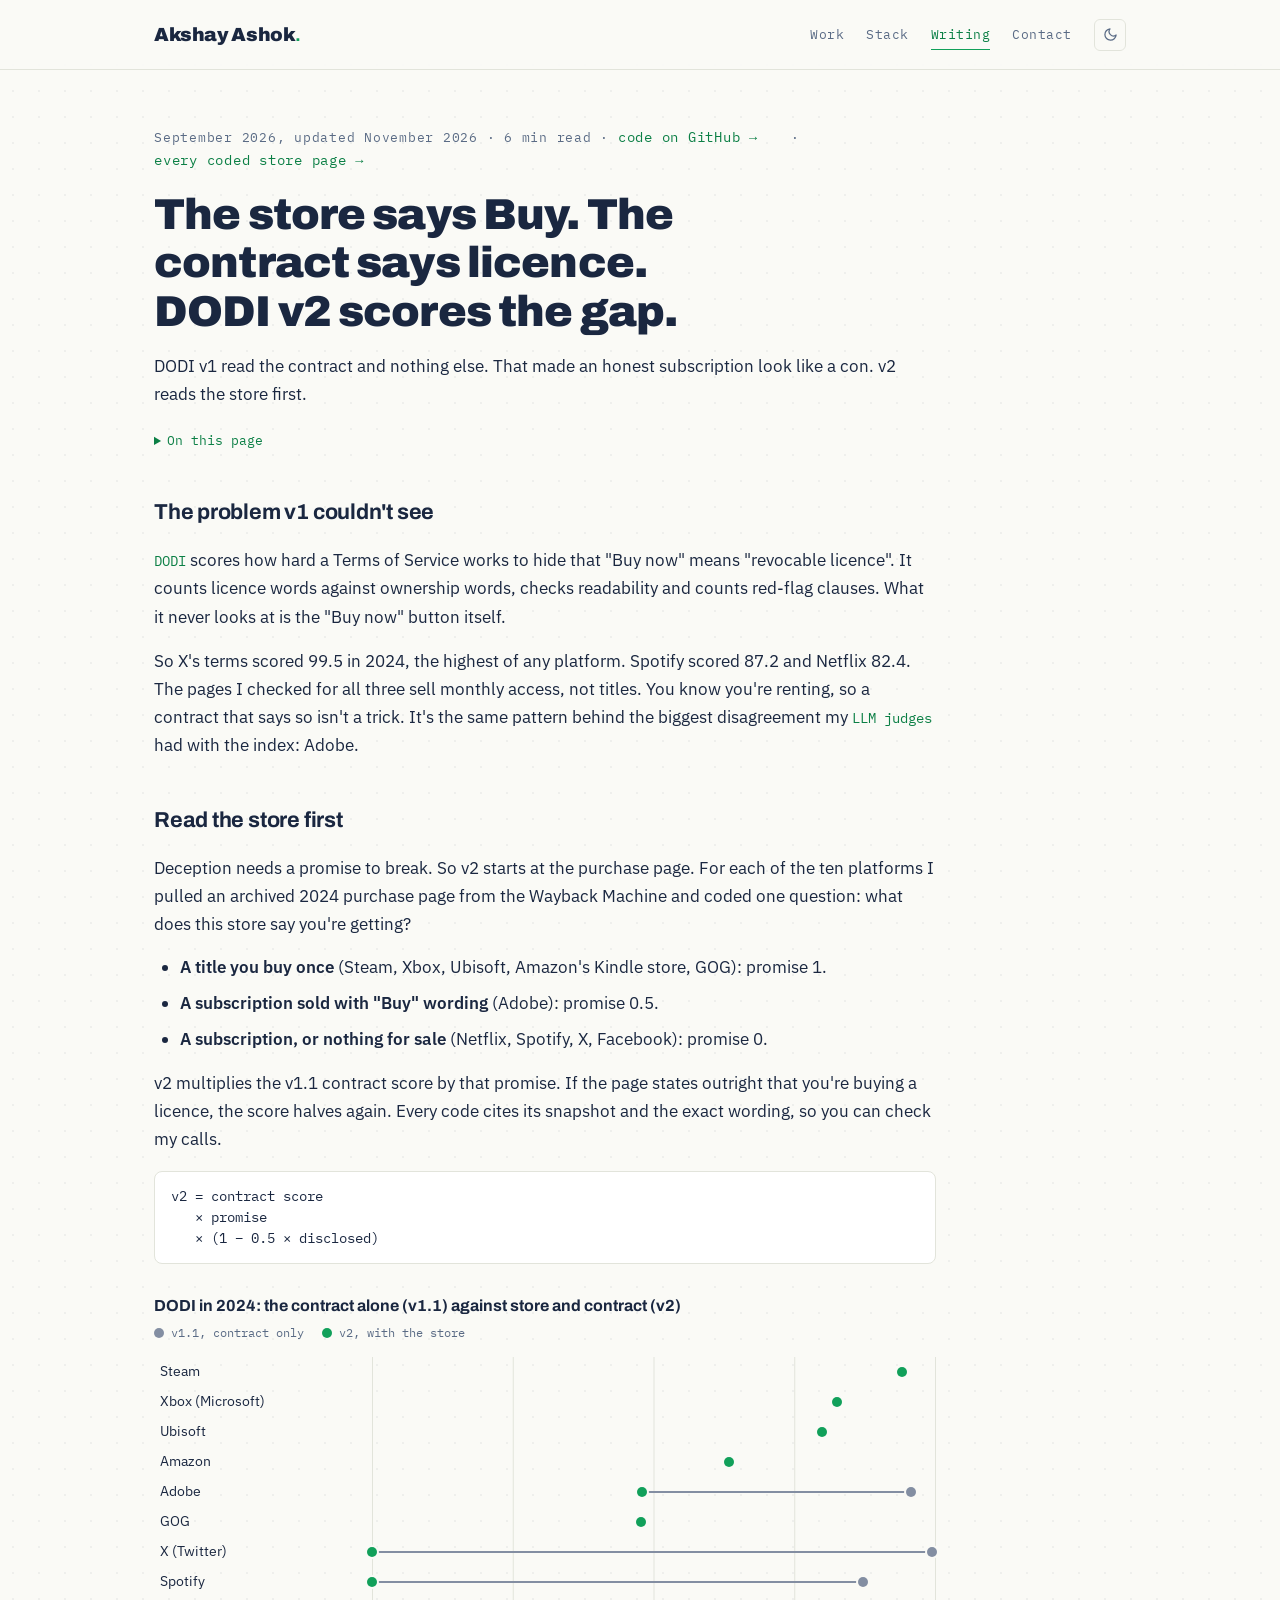
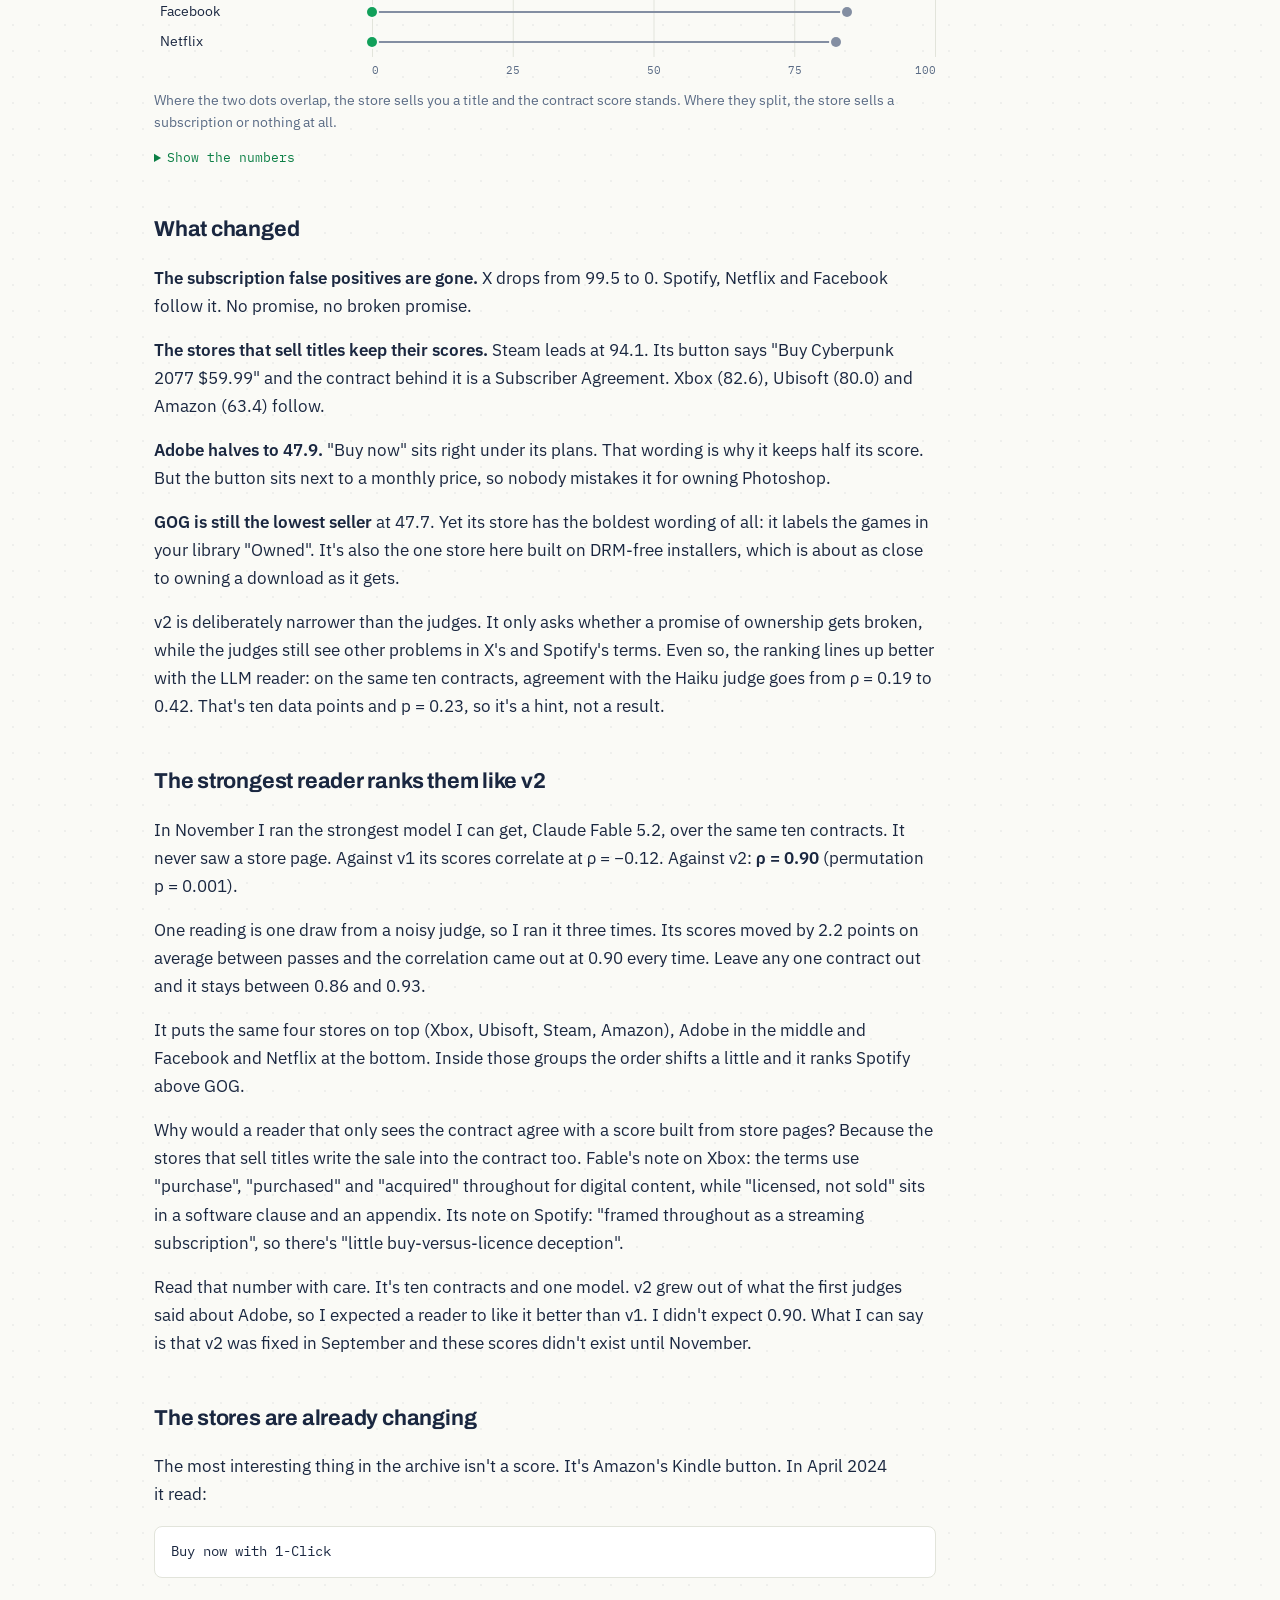
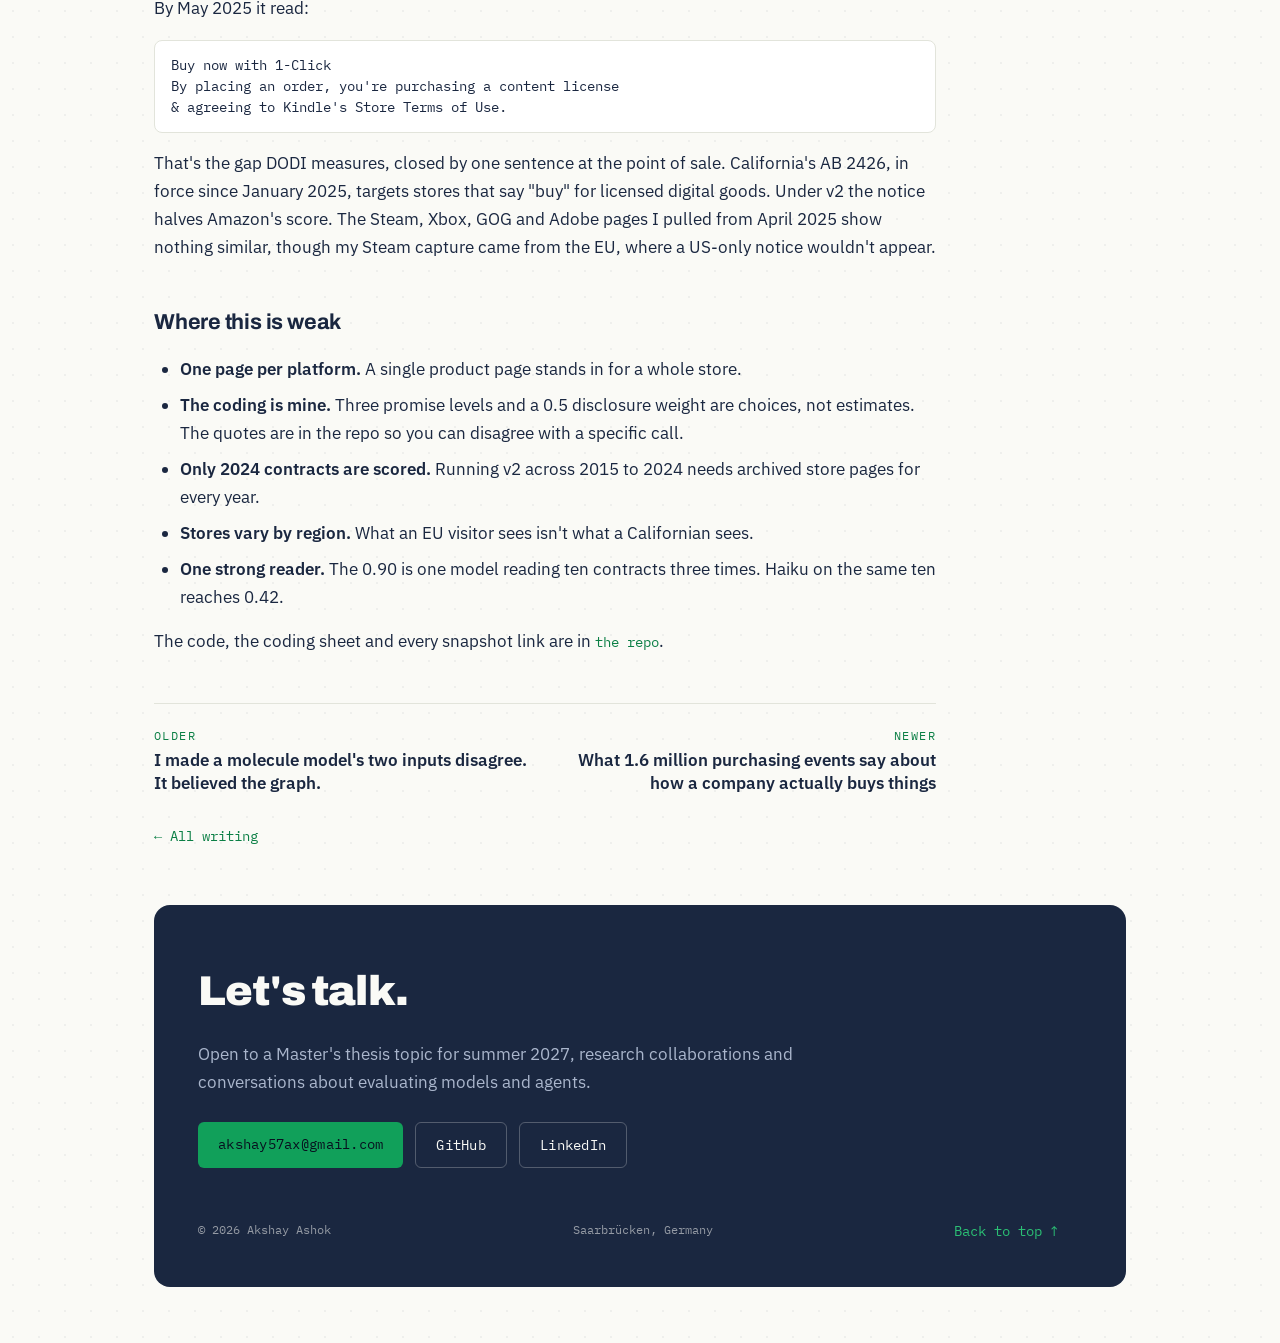
<file: writing/dodi-v2/index.html>
<!DOCTYPE html>
<html lang="en">
<head>
<meta charset="UTF-8">
<meta name="viewport" content="width=device-width, initial-scale=1.0">
<title>The store says Buy. The contract says licence. DODI v2 scores the gap. · Akshay Ashok</title>
<meta name="description" content="DODI v1 read the contract and nothing else, so honest subscriptions looked deceptive. v2 reads the archived store page first. X drops from 99.5 to 0, Steam stays at 94.1.">
<link rel="canonical" href="https://axwolf13.github.io/writing/dodi-v2/">
<link rel="icon" type="image/svg+xml" href="../../favicon.svg">
<meta name="theme-color" content="#FAFAF6">
<script>
(function(){
  var t = null;
  try{ t = localStorage.getItem('theme'); }catch(e){}
  if(t !== 'light' && t !== 'dark'){ t = matchMedia('(prefers-color-scheme: dark)').matches ? 'dark' : 'light'; }
  document.documentElement.setAttribute('data-theme', t);
  var meta = document.querySelector('meta[name="theme-color"]');
  if(meta && t === 'dark') meta.setAttribute('content', '#0F1626');
})();
</script>
<meta property="og:type" content="article">
<meta property="og:url" content="https://axwolf13.github.io/writing/dodi-v2/">
<meta property="og:title" content="The store says Buy. The contract says licence. DODI v2 scores the gap.">
<meta property="og:description" content="DODI v1 read the contract and nothing else, so honest subscriptions looked deceptive. v2 reads the archived store page first. X drops from 99.5 to 0, Steam stays at 94.1.">
<meta property="og:image" content="https://axwolf13.github.io/writing/dodi-v2/og.png">
<meta property="og:image:width" content="1200">
<meta property="og:image:height" content="630">
<meta name="twitter:card" content="summary_large_image">
<link rel="preload" href="../../fonts/archivo-latin.woff2" as="font" type="font/woff2" crossorigin>
<link rel="preload" href="../../fonts/ibm-plex-sans-latin.woff2" as="font" type="font/woff2" crossorigin>
<link rel="preload" href="../../fonts/ibm-plex-mono-400-latin.woff2" as="font" type="font/woff2" crossorigin>
<link rel="stylesheet" href="../../style.css">
<script type="application/ld+json">
{"@context": "https://schema.org", "@type": "BlogPosting", "headline": "The store says Buy. The contract says licence. DODI v2 scores the gap.", "description": "DODI v1 read the contract and nothing else, so honest subscriptions looked deceptive. v2 reads the archived store page first. X drops from 99.5 to 0, Steam stays at 94.1.", "datePublished": "2026-09-30", "dateModified": "2026-11-17", "url": "https://axwolf13.github.io/writing/dodi-v2/", "image": "https://axwolf13.github.io/writing/dodi-v2/og.png", "author": {"@type": "Person", "name": "Akshay Ashok", "url": "https://axwolf13.github.io/"}}
</script>
</head>
<body>

<a class="skip" href="#top">Skip to content</a>
<div id="progress" aria-hidden="true"></div>
<header>
  <div class="wrap hrow">
    <a class="logo" href="../../">Akshay Ashok<b>.</b></a>
    <nav aria-label="Main">
      <a href="../../#work">Work</a>
      <a href="../../#stack">Stack</a>
      <a href="../" class="active">Writing</a>
      <a href="../../#contact">Contact</a>
      <button class="theme-toggle" type="button" aria-label="Toggle dark mode">
        <svg class="moon" viewBox="0 0 24 24" fill="none" stroke="currentColor" stroke-width="2" stroke-linecap="round" stroke-linejoin="round" aria-hidden="true"><path d="M21 12.8A9 9 0 1 1 11.2 3a7 7 0 0 0 9.8 9.8z"/></svg>
        <svg class="sun" viewBox="0 0 24 24" fill="none" stroke="currentColor" stroke-width="2" stroke-linecap="round" stroke-linejoin="round" aria-hidden="true"><circle cx="12" cy="12" r="5"/><line x1="12" y1="1" x2="12" y2="3"/><line x1="12" y1="21" x2="12" y2="23"/><line x1="4.22" y1="4.22" x2="5.64" y2="5.64"/><line x1="18.36" y1="18.36" x2="19.78" y2="19.78"/><line x1="1" y1="12" x2="3" y2="12"/><line x1="21" y1="12" x2="23" y2="12"/><line x1="4.22" y1="19.78" x2="5.64" y2="18.36"/><line x1="18.36" y1="5.64" x2="19.78" y2="4.22"/></svg>
      </button>
    </nav>
  </div>
</header>
<div class="wrap">
  <main id="top">
    <article class="article">
      <div class="meta">September 2026, updated November 2026 · 6 min read · <a class="textlink" href="https://github.com/Axwolf13/dodi-analysis#dodi-v2-what-the-store-promises-against-what-the-contract-grants" target="_blank" rel="noopener">code on GitHub →</a> · <a class="textlink" href="https://github.com/Axwolf13/dodi-analysis/blob/main/data/storefront/coding.csv" target="_blank" rel="noopener">every coded store page →</a></div>
      <h1>The store says Buy. The contract says licence. DODI v2 scores the gap.</h1>

      <p class="lede">DODI v1 read the contract and nothing else. That made an honest subscription look like a con. v2 reads the store first.</p>

      <h2>The problem v1 couldn't see</h2>

      <p><a class="textlink" href="../dodi/">DODI</a> scores how hard a Terms of Service works to hide that "Buy now" means "revocable licence". It counts licence words against ownership words, checks readability and counts red-flag clauses. What it never looks at is the "Buy now" button itself.</p>

      <p>So X's terms scored 99.5 in 2024, the highest of any platform. Spotify scored 87.2 and Netflix 82.4. The pages I checked for all three sell monthly access, not titles. You know you're renting, so a contract that says so isn't a trick. It's the same pattern behind the biggest disagreement my <a class="textlink" href="../llm-judge/">LLM judges</a> had with the index: Adobe.</p>

      <h2>Read the store first</h2>

      <p>Deception needs a promise to break. So v2 starts at the purchase page. For each of the ten platforms I pulled an archived 2024 purchase page from the Wayback Machine and coded one question: what does this store say you're getting?</p>

      <ul>
        <li><strong>A title you buy once</strong> (Steam, Xbox, Ubisoft, Amazon's Kindle store, GOG): promise 1.</li>
        <li><strong>A subscription sold with "Buy" wording</strong> (Adobe): promise 0.5.</li>
        <li><strong>A subscription, or nothing for sale</strong> (Netflix, Spotify, X, Facebook): promise 0.</li>
      </ul>

      <p>v2 multiplies the v1.1 contract score by that promise. If the page states outright that you're buying a licence, the score halves again. Every code cites its snapshot and the exact wording, so you can check my calls.</p>

      <pre tabindex="0"><code>v2 = contract score
   × promise
   × (1 − 0.5 × disclosed)</code></pre>

      <figure class="chart dumbbell">
        <div class="chart-title">DODI in 2024: the contract alone (v1.1) against store and contract (v2)</div>
        <div class="chart-legend" aria-hidden="true"><span><span class="key dot muted"></span>v1.1, contract only</span><span><span class="key dot accent"></span>v2, with the store</span></div>
        <div class="chart-rows">
        <div class="chart-row" tabindex="0" aria-label="Steam: 94.1 on the contract alone, 94.1 with the store">
          <span class="lbl">Steam</span>
          <span class="plot" aria-hidden="true">
            <span class="db-line" style="left:94.1%;width:0.0%"></span>
            <span class="db-dot then" style="left:94.1%"></span>
            <span class="db-dot now" style="left:94.1%"></span>
            <span class="tip"><b>94.1 to 94.1</b>Steam</span>
          </span>
        </div>
        <div class="chart-row" tabindex="0" aria-label="Xbox (Microsoft): 82.6 on the contract alone, 82.6 with the store">
          <span class="lbl">Xbox (Microsoft)</span>
          <span class="plot" aria-hidden="true">
            <span class="db-line" style="left:82.6%;width:0.0%"></span>
            <span class="db-dot then" style="left:82.6%"></span>
            <span class="db-dot now" style="left:82.6%"></span>
            <span class="tip"><b>82.6 to 82.6</b>Xbox (Microsoft)</span>
          </span>
        </div>
        <div class="chart-row" tabindex="0" aria-label="Ubisoft: 80.0 on the contract alone, 80.0 with the store">
          <span class="lbl">Ubisoft</span>
          <span class="plot" aria-hidden="true">
            <span class="db-line" style="left:80.0%;width:0.0%"></span>
            <span class="db-dot then" style="left:80.0%"></span>
            <span class="db-dot now" style="left:80.0%"></span>
            <span class="tip"><b>80.0 to 80.0</b>Ubisoft</span>
          </span>
        </div>
        <div class="chart-row" tabindex="0" aria-label="Amazon: 63.4 on the contract alone, 63.4 with the store">
          <span class="lbl">Amazon</span>
          <span class="plot" aria-hidden="true">
            <span class="db-line" style="left:63.4%;width:0.0%"></span>
            <span class="db-dot then" style="left:63.4%"></span>
            <span class="db-dot now" style="left:63.4%"></span>
            <span class="tip"><b>63.4 to 63.4</b>Amazon</span>
          </span>
        </div>
        <div class="chart-row" tabindex="0" aria-label="Adobe: 95.7 on the contract alone, 47.9 with the store">
          <span class="lbl">Adobe</span>
          <span class="plot" aria-hidden="true">
            <span class="db-line" style="left:47.9%;width:47.8%"></span>
            <span class="db-dot then" style="left:95.7%"></span>
            <span class="db-dot now" style="left:47.9%"></span>
            <span class="tip"><b>95.7 to 47.9</b>Adobe</span>
          </span>
        </div>
        <div class="chart-row" tabindex="0" aria-label="GOG: 47.7 on the contract alone, 47.7 with the store">
          <span class="lbl">GOG</span>
          <span class="plot" aria-hidden="true">
            <span class="db-line" style="left:47.7%;width:0.0%"></span>
            <span class="db-dot then" style="left:47.7%"></span>
            <span class="db-dot now" style="left:47.7%"></span>
            <span class="tip"><b>47.7 to 47.7</b>GOG</span>
          </span>
        </div>
        <div class="chart-row" tabindex="0" aria-label="X (Twitter): 99.5 on the contract alone, 0.0 with the store">
          <span class="lbl">X (Twitter)</span>
          <span class="plot" aria-hidden="true">
            <span class="db-line" style="left:0.0%;width:99.5%"></span>
            <span class="db-dot then" style="left:99.5%"></span>
            <span class="db-dot now" style="left:0.0%"></span>
            <span class="tip"><b>99.5 to 0.0</b>X (Twitter)</span>
          </span>
        </div>
        <div class="chart-row" tabindex="0" aria-label="Spotify: 87.2 on the contract alone, 0.0 with the store">
          <span class="lbl">Spotify</span>
          <span class="plot" aria-hidden="true">
            <span class="db-line" style="left:0.0%;width:87.2%"></span>
            <span class="db-dot then" style="left:87.2%"></span>
            <span class="db-dot now" style="left:0.0%"></span>
            <span class="tip"><b>87.2 to 0.0</b>Spotify</span>
          </span>
        </div>
        <div class="chart-row" tabindex="0" aria-label="Facebook: 84.3 on the contract alone, 0.0 with the store">
          <span class="lbl">Facebook</span>
          <span class="plot" aria-hidden="true">
            <span class="db-line" style="left:0.0%;width:84.3%"></span>
            <span class="db-dot then" style="left:84.3%"></span>
            <span class="db-dot now" style="left:0.0%"></span>
            <span class="tip"><b>84.3 to 0.0</b>Facebook</span>
          </span>
        </div>
        <div class="chart-row" tabindex="0" aria-label="Netflix: 82.4 on the contract alone, 0.0 with the store">
          <span class="lbl">Netflix</span>
          <span class="plot" aria-hidden="true">
            <span class="db-line" style="left:0.0%;width:82.4%"></span>
            <span class="db-dot then" style="left:82.4%"></span>
            <span class="db-dot now" style="left:0.0%"></span>
            <span class="tip"><b>82.4 to 0.0</b>Netflix</span>
          </span>
        </div>
        </div>
        <div class="chart-axis" aria-hidden="true"><span></span><span class="ticks"><span style="left:0">0</span><span style="left:25%">25</span><span style="left:50%">50</span><span style="left:75%">75</span><span style="left:100%">100</span></span></div>
        <figcaption>Where the two dots overlap, the store sells you a title and the contract score stands. Where they split, the store sells a subscription or nothing at all.</figcaption>
        <details class="chart-data">
          <summary>Show the numbers</summary>
          <div class="tablewrap" tabindex="0"><table>
            <thead><tr><th>Platform</th><th>The store sells</th><th>Promise</th><th>v1.1</th><th>v2</th></tr></thead>
            <tbody>
            <tr><td>Steam</td><td>one-time</td><td class="num">1</td><td class="num">94.1</td><td class="num">94.1</td></tr>
            <tr><td>Xbox (Microsoft)</td><td>one-time</td><td class="num">1</td><td class="num">82.6</td><td class="num">82.6</td></tr>
            <tr><td>Ubisoft</td><td>one-time</td><td class="num">1</td><td class="num">80.0</td><td class="num">80.0</td></tr>
            <tr><td>Amazon</td><td>one-time</td><td class="num">1</td><td class="num">63.4</td><td class="num">63.4</td></tr>
            <tr><td>Adobe</td><td>subscription</td><td class="num">0.5</td><td class="num">95.7</td><td class="num">47.9</td></tr>
            <tr><td>GOG</td><td>one-time</td><td class="num">1</td><td class="num">47.7</td><td class="num">47.7</td></tr>
            <tr><td>X (Twitter)</td><td>subscription</td><td class="num">0</td><td class="num">99.5</td><td class="num">0.0</td></tr>
            <tr><td>Spotify</td><td>subscription</td><td class="num">0</td><td class="num">87.2</td><td class="num">0.0</td></tr>
            <tr><td>Facebook</td><td>none</td><td class="num">0</td><td class="num">84.3</td><td class="num">0.0</td></tr>
            <tr><td>Netflix</td><td>subscription</td><td class="num">0</td><td class="num">82.4</td><td class="num">0.0</td></tr>
            </tbody>
          </table></div>
        </details>
      </figure>

      <h2>What changed</h2>

      <p><strong>The subscription false positives are gone.</strong> X drops from 99.5 to 0. Spotify, Netflix and Facebook follow it. No promise, no broken promise.</p>

      <p><strong>The stores that sell titles keep their scores.</strong> Steam leads at 94.1. Its button says "Buy Cyberpunk 2077 $59.99" and the contract behind it is a Subscriber Agreement. Xbox (82.6), Ubisoft (80.0) and Amazon (63.4) follow.</p>

      <p><strong>Adobe halves to 47.9.</strong> "Buy now" sits right under its plans. That wording is why it keeps half its score. But the button sits next to a monthly price, so nobody mistakes it for owning Photoshop.</p>

      <p><strong>GOG is still the lowest seller</strong> at 47.7. Yet its store has the boldest wording of all: it labels the games in your library "Owned". It's also the one store here built on DRM-free installers, which is about as close to owning a download as it gets.</p>

      <p>v2 is deliberately narrower than the judges. It only asks whether a promise of ownership gets broken, while the judges still see other problems in X's and Spotify's terms. Even so, the ranking lines up better with the LLM reader: on the same ten contracts, agreement with the Haiku judge goes from ρ = 0.19 to 0.42. That's ten data points and p = 0.23, so it's a hint, not a result.</p>

      <h2>The strongest reader ranks them like v2</h2>

      <p>In November I ran the strongest model I can get, Claude Fable 5.2, over the same ten contracts. It never saw a store page. Against v1 its scores correlate at ρ = −0.12. Against v2: <strong>ρ = 0.90</strong> (permutation p = 0.001).</p>

      <p>One reading is one draw from a noisy judge, so I ran it three times. Its scores moved by 2.2 points on average between passes and the correlation came out at 0.90 every time. Leave any one contract out and it stays between 0.86 and 0.93.</p>

      <p>It puts the same four stores on top (Xbox, Ubisoft, Steam, Amazon), Adobe in the middle and Facebook and Netflix at the bottom. Inside those groups the order shifts a little and it ranks Spotify above GOG.</p>

      <p>Why would a reader that only sees the contract agree with a score built from store pages? Because the stores that sell titles write the sale into the contract too. Fable's note on Xbox: the terms use "purchase", "purchased" and "acquired" throughout for digital content, while "licensed, not sold" sits in a software clause and an appendix. Its note on Spotify: "framed throughout as a streaming subscription", so there's "little buy-versus-licence deception".</p>

      <p>Read that number with care. It's ten contracts and one model. v2 grew out of what the first judges said about Adobe, so I expected a reader to like it better than v1. I didn't expect 0.90. What I can say is that v2 was fixed in September and these scores didn't exist until November.</p>

      <h2>The stores are already changing</h2>

      <p>The most interesting thing in the archive isn't a score. It's Amazon's Kindle button. In April 2024 it read:</p>

<pre tabindex="0">Buy now with 1-Click</pre>

      <p>By May 2025 it read:</p>

<pre tabindex="0">Buy now with 1-Click
By placing an order, you're purchasing a content license
&amp; agreeing to Kindle's Store Terms of Use.</pre>

      <p>That's the gap DODI measures, closed by one sentence at the point of sale. California's AB 2426, in force since January 2025, targets stores that say "buy" for licensed digital goods. Under v2 the notice halves Amazon's score. The Steam, Xbox, GOG and Adobe pages I pulled from April 2025 show nothing similar, though my Steam capture came from the EU, where a US-only notice wouldn't appear.</p>

      <h2>Where this is weak</h2>

      <ul>
        <li><strong>One page per platform.</strong> A single product page stands in for a whole store.</li>
        <li><strong>The coding is mine.</strong> Three promise levels and a 0.5 disclosure weight are choices, not estimates. The quotes are in the repo so you can disagree with a specific call.</li>
        <li><strong>Only 2024 contracts are scored.</strong> Running v2 across 2015 to 2024 needs archived store pages for every year.</li>
        <li><strong>Stores vary by region.</strong> What an EU visitor sees isn't what a Californian sees.</li>
        <li><strong>One strong reader.</strong> The 0.90 is one model reading ten contracts three times. Haiku on the same ten reaches 0.42.</li>
      </ul>

      <p>The code, the coding sheet and every snapshot link are in <a class="textlink" href="https://github.com/Axwolf13/dodi-analysis#dodi-v2-what-the-store-promises-against-what-the-contract-grants" target="_blank" rel="noopener">the repo</a>.</p>

      <div class="backlink"><a class="textlink" href="../">← All writing</a></div>
    </article>
  </main>

  <footer id="contact">
    <h2>Let's talk.</h2>
    <p>Open to a Master's thesis topic for summer 2027, research collaborations and conversations about evaluating models and agents.</p>
    <div class="foot-links">
      <a class="btn btn-primary" href="mailto:akshay57ax@gmail.com">akshay57ax@gmail.com</a>
      <a class="btn btn-ghost" href="https://github.com/Axwolf13" target="_blank" rel="noopener">GitHub</a>
      <a class="btn btn-ghost" href="https://linkedin.com/in/akshay-a-ax13" target="_blank" rel="noopener">LinkedIn</a>
    </div>
    <div class="fineprint">
      <span>© 2026 Akshay Ashok</span>
      <span>Saarbrücken, Germany</span>
      <a class="textlink" href="#top">Back to top ↑</a>
    </div>
  </footer>
</div>

<script src="../../script.js"></script>
<script data-goatcounter="https://akshayashok.goatcounter.com/count" async src="//gc.zgo.at/count.js"></script>

</body>
</html>
</file>
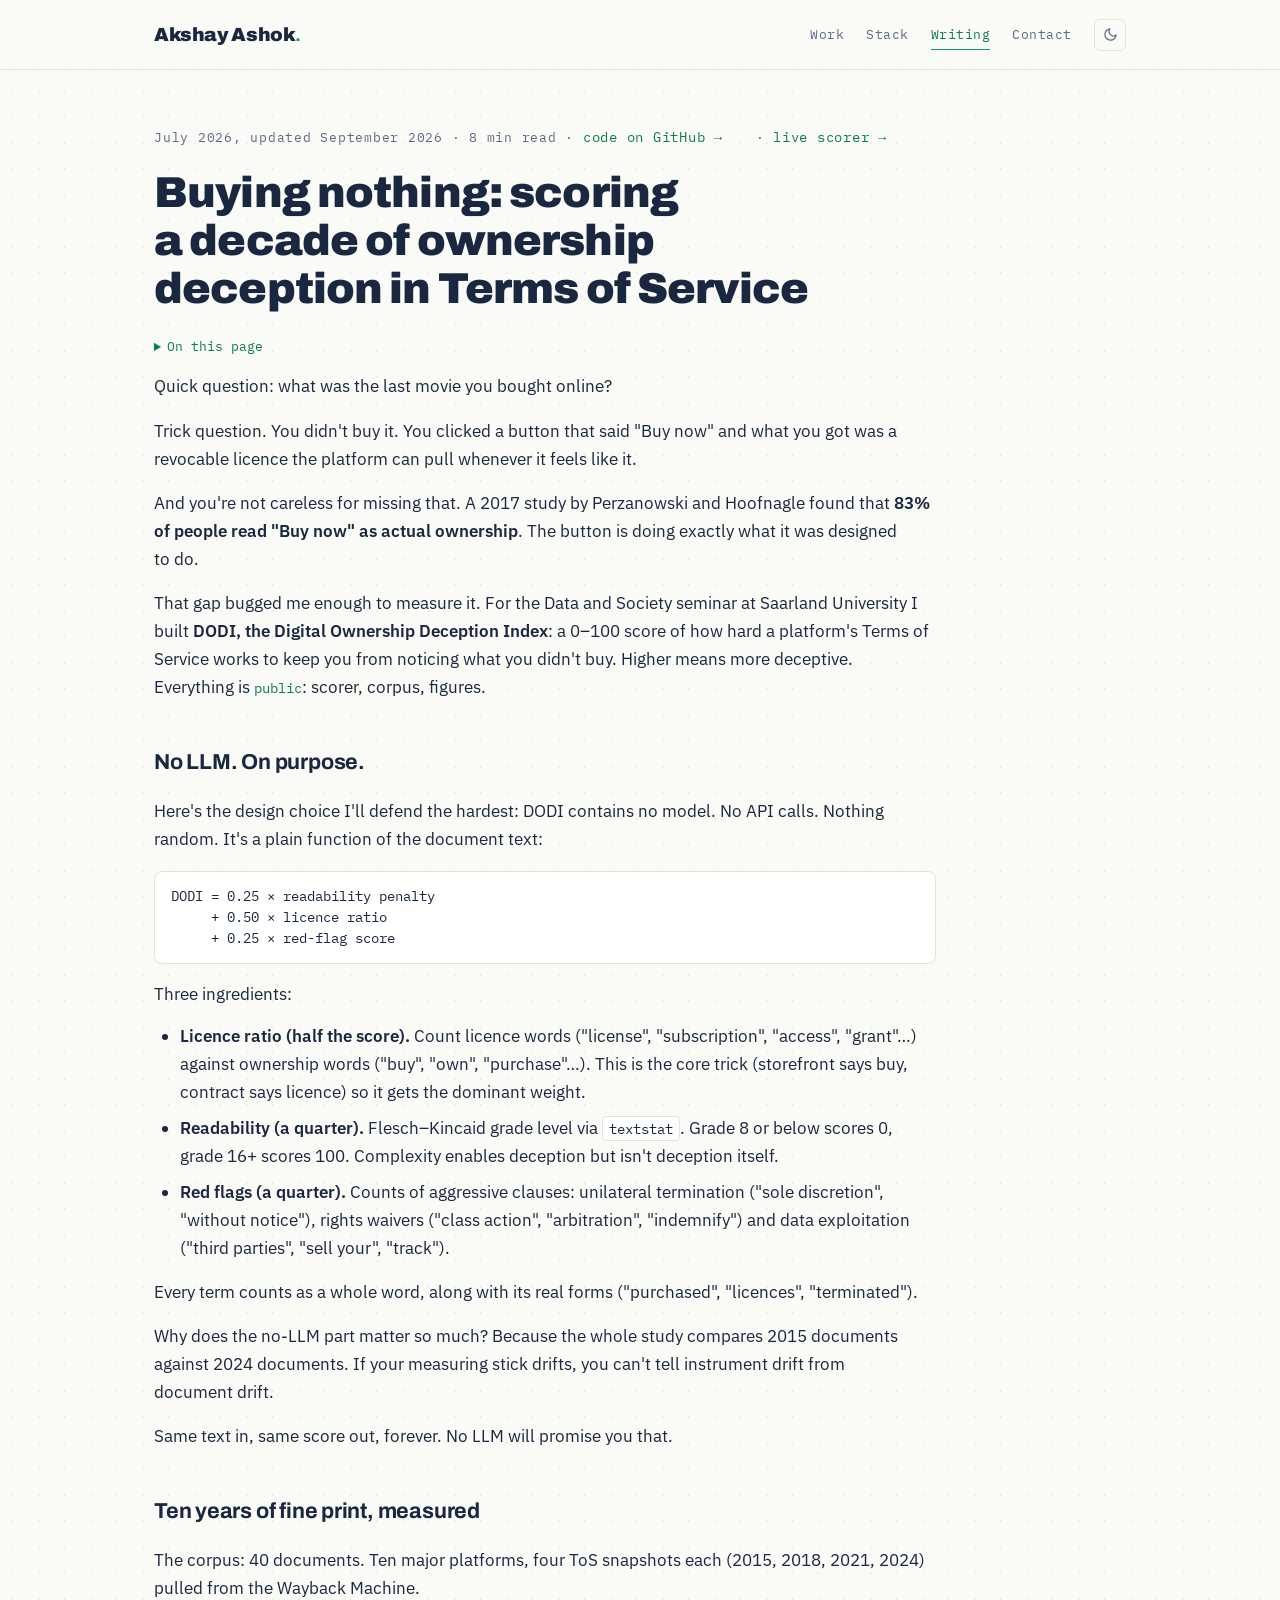
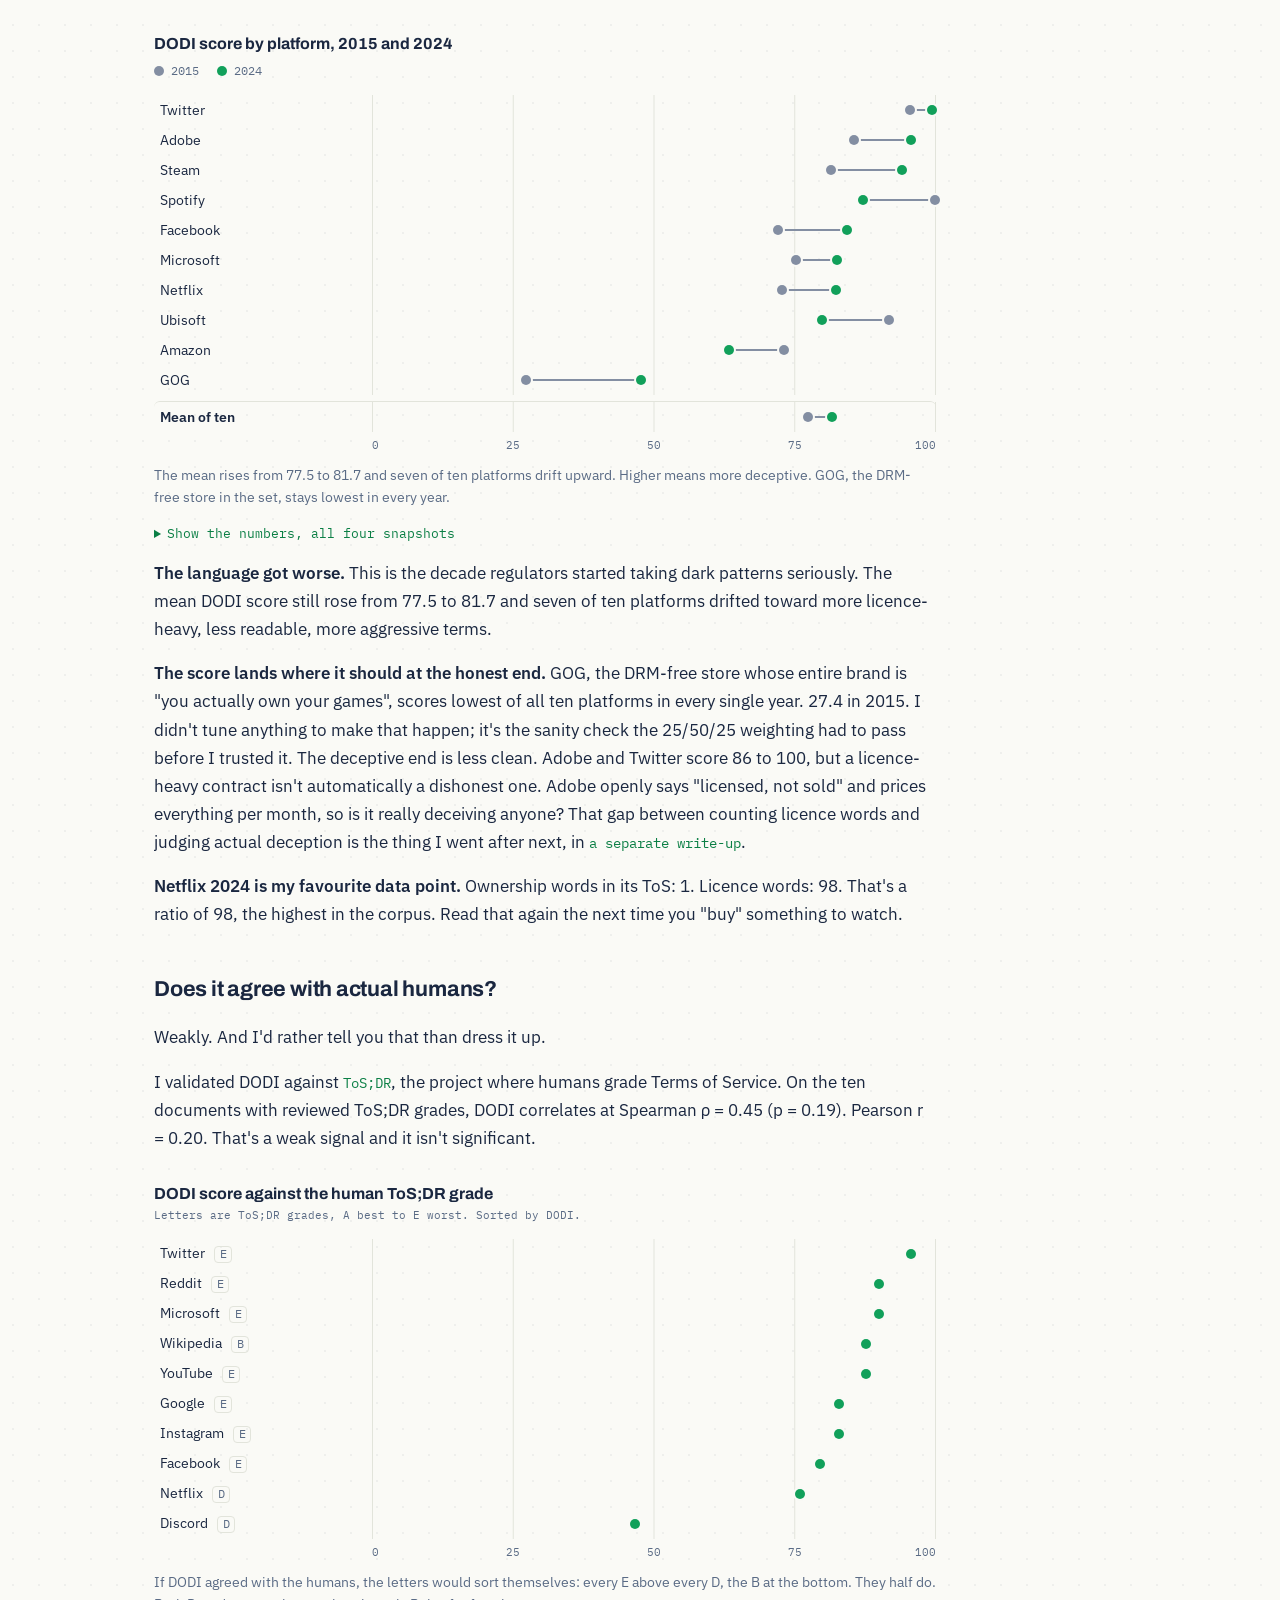
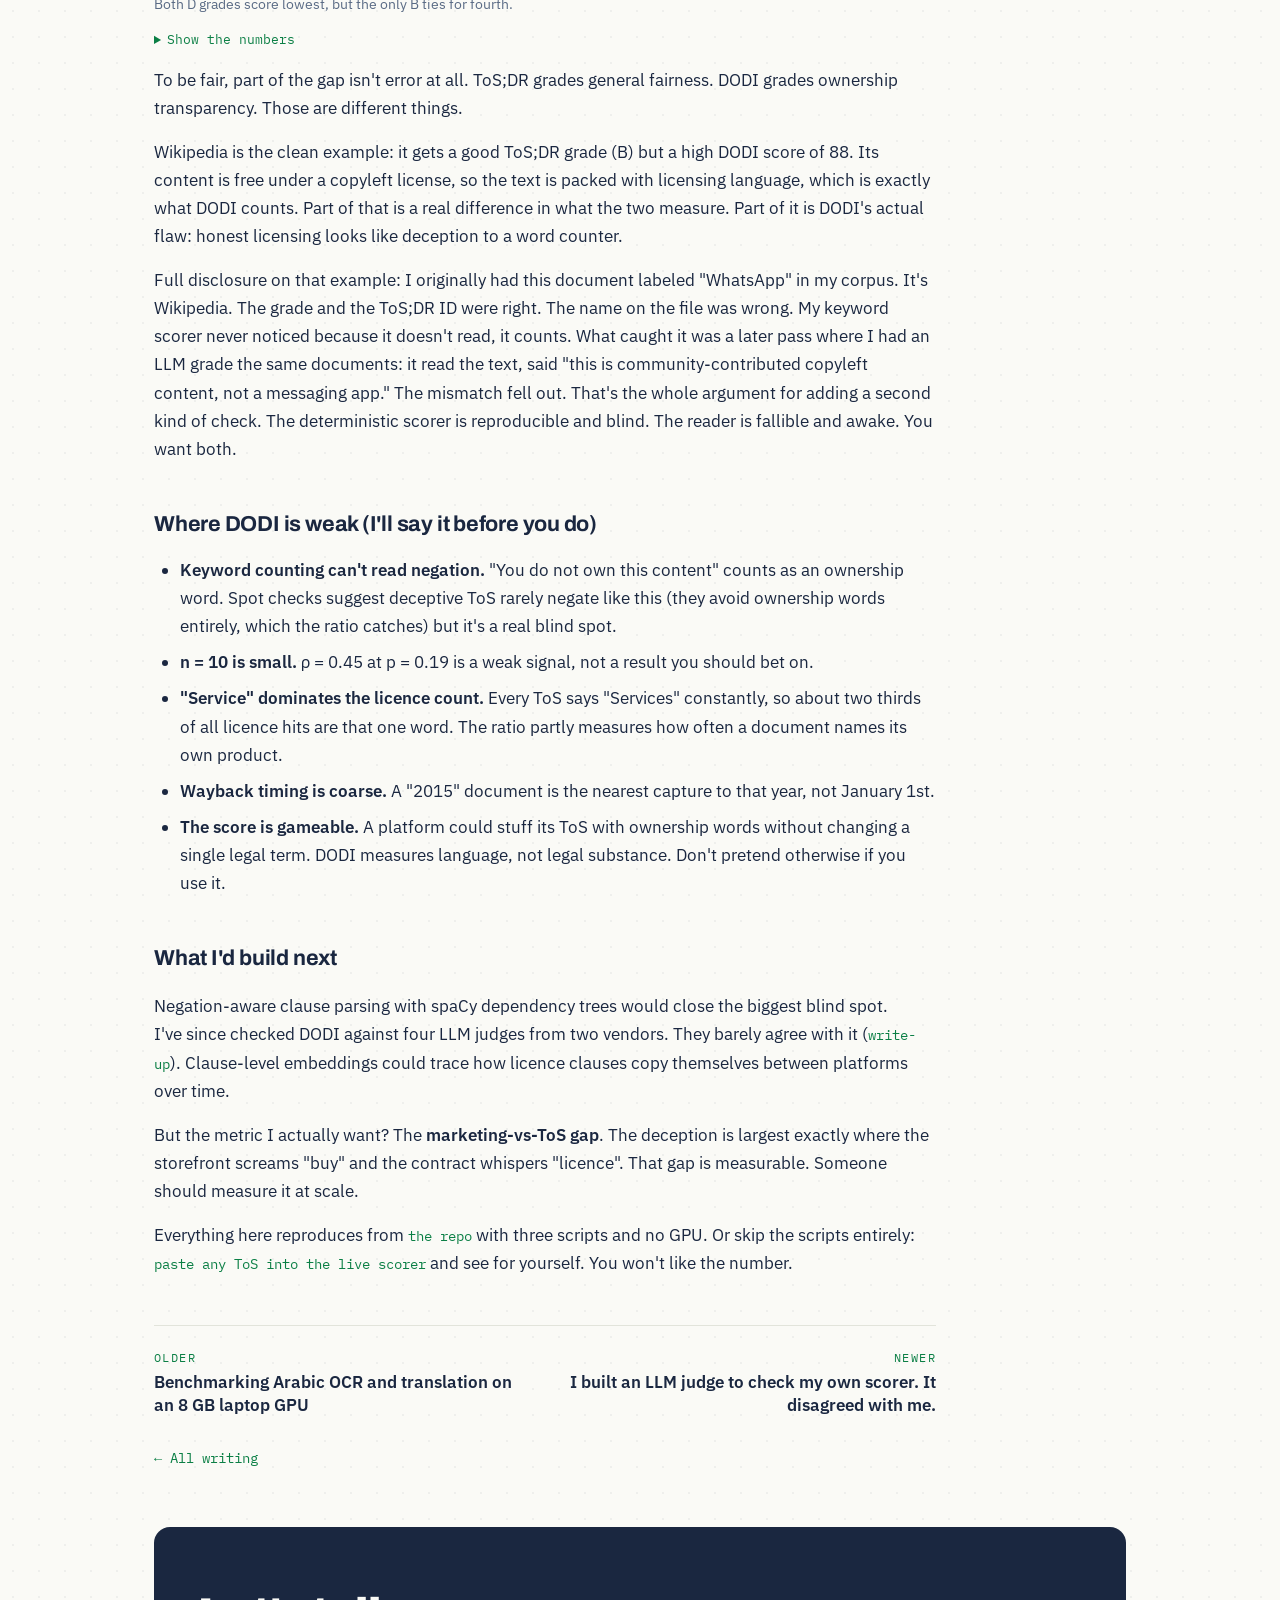
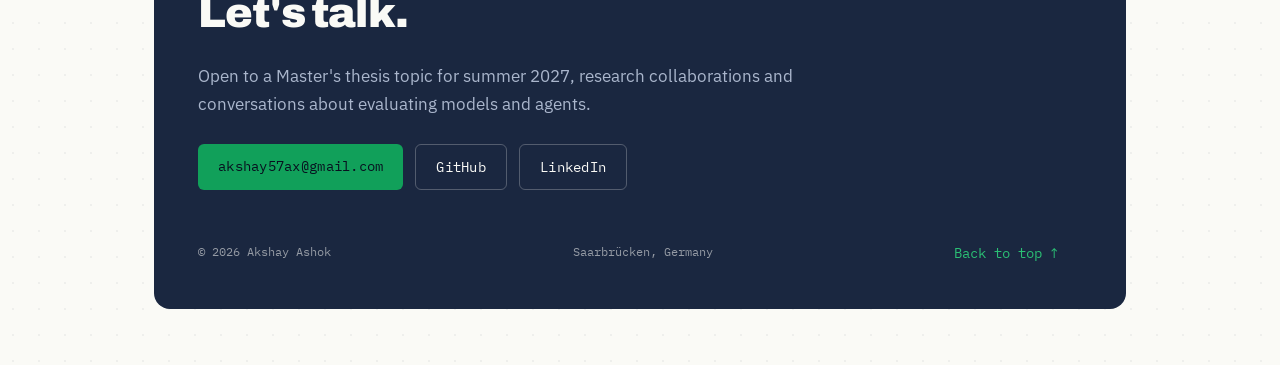
<file: writing/dodi/index.html>
<!DOCTYPE html>
<html lang="en">
<head>
<meta charset="UTF-8">
<meta name="viewport" content="width=device-width, initial-scale=1.0">
<title>Buying nothing: scoring a decade of ownership deception in Terms of Service · Akshay Ashok</title>
<meta name="description" content="DODI is a deterministic 0–100 index of how hard a platform's ToS works to hide that 'Buy now' means 'revocable licence'. Ten platforms, four snapshots each from 2015 to 2024, validated against ToS;DR. And the language got worse.">
<link rel="canonical" href="https://axwolf13.github.io/writing/dodi/">
<link rel="icon" type="image/svg+xml" href="../../favicon.svg">
<meta name="theme-color" content="#FAFAF6">
<script>
(function(){
  var t = null;
  try{ t = localStorage.getItem('theme'); }catch(e){}
  if(t !== 'light' && t !== 'dark'){ t = matchMedia('(prefers-color-scheme: dark)').matches ? 'dark' : 'light'; }
  document.documentElement.setAttribute('data-theme', t);
  var meta = document.querySelector('meta[name="theme-color"]');
  if(meta && t === 'dark') meta.setAttribute('content', '#0F1626');
})();
</script>
<meta property="og:type" content="article">
<meta property="og:url" content="https://axwolf13.github.io/writing/dodi/">
<meta property="og:title" content="Buying nothing: scoring a decade of ownership deception in Terms of Service">
<meta property="og:description" content="A deterministic index of how hard a platform's ToS works to hide that 'Buy now' means 'revocable licence'. Ten platforms, 2015–2024, validated against ToS;DR. And the language got worse.">
<meta property="og:image" content="https://axwolf13.github.io/writing/dodi/og.png">
<meta property="og:image:width" content="1200">
<meta property="og:image:height" content="630">
<meta name="twitter:card" content="summary_large_image">
<link rel="preload" href="../../fonts/archivo-latin.woff2" as="font" type="font/woff2" crossorigin>
<link rel="preload" href="../../fonts/ibm-plex-sans-latin.woff2" as="font" type="font/woff2" crossorigin>
<link rel="preload" href="../../fonts/ibm-plex-mono-400-latin.woff2" as="font" type="font/woff2" crossorigin>
<link rel="stylesheet" href="../../style.css">
<script type="application/ld+json">
{"@context": "https://schema.org", "@type": "BlogPosting", "headline": "Buying nothing: scoring a decade of ownership deception in Terms of Service", "description": "DODI is a deterministic 0–100 index of how hard a platform's ToS works to hide that 'Buy now' means 'revocable licence'. Ten platforms, four snapshots each from 2015 to 2024, validated against ToS;DR. And the language got worse.", "datePublished": "2026-07-12", "dateModified": "2026-11-16", "url": "https://axwolf13.github.io/writing/dodi/", "image": "https://axwolf13.github.io/writing/dodi/og.png", "author": {"@type": "Person", "name": "Akshay Ashok", "url": "https://axwolf13.github.io/"}}
</script>
</head>
<body>

<a class="skip" href="#top">Skip to content</a>
<div id="progress" aria-hidden="true"></div>
<header>
  <div class="wrap hrow">
    <a class="logo" href="../../">Akshay Ashok<b>.</b></a>
    <nav aria-label="Main">
      <a href="../../#work">Work</a>
      <a href="../../#stack">Stack</a>
      <a href="../" class="active">Writing</a>
      <a href="../../#contact">Contact</a>
      <button class="theme-toggle" type="button" aria-label="Toggle dark mode">
        <svg class="moon" viewBox="0 0 24 24" fill="none" stroke="currentColor" stroke-width="2" stroke-linecap="round" stroke-linejoin="round" aria-hidden="true"><path d="M21 12.8A9 9 0 1 1 11.2 3a7 7 0 0 0 9.8 9.8z"/></svg>
        <svg class="sun" viewBox="0 0 24 24" fill="none" stroke="currentColor" stroke-width="2" stroke-linecap="round" stroke-linejoin="round" aria-hidden="true"><circle cx="12" cy="12" r="5"/><line x1="12" y1="1" x2="12" y2="3"/><line x1="12" y1="21" x2="12" y2="23"/><line x1="4.22" y1="4.22" x2="5.64" y2="5.64"/><line x1="18.36" y1="18.36" x2="19.78" y2="19.78"/><line x1="1" y1="12" x2="3" y2="12"/><line x1="21" y1="12" x2="23" y2="12"/><line x1="4.22" y1="19.78" x2="5.64" y2="18.36"/><line x1="18.36" y1="5.64" x2="19.78" y2="4.22"/></svg>
      </button>
    </nav>
  </div>
</header>
<div class="wrap">
  <main id="top">
    <article class="article">
      <div class="meta">July 2026, updated September 2026 · 8 min read · <a class="textlink" href="https://github.com/Axwolf13/dodi-analysis" target="_blank" rel="noopener">code on GitHub →</a> · <a class="textlink" href="https://dodi-web.onrender.com/" target="_blank" rel="noopener">live scorer →</a></div>
      <h1>Buying nothing: scoring a decade of ownership deception in Terms of Service</h1>

      <p>Quick question: what was the last movie you bought online?</p>

      <p>Trick question. You didn't buy it. You clicked a button that said "Buy now" and what you got was a revocable licence the platform can pull whenever it feels like it.</p>

      <p>And you're not careless for missing that. A 2017 study by Perzanowski and Hoofnagle found that <strong>83% of people read "Buy now" as actual ownership</strong>. The button is doing exactly what it was designed to do.</p>

      <p>That gap bugged me enough to measure it. For the Data and Society seminar at Saarland University I built <strong>DODI, the Digital Ownership Deception Index</strong>: a 0–100 score of how hard a platform's Terms of Service works to keep you from noticing what you didn't buy. Higher means more deceptive. Everything is <a class="textlink" href="https://github.com/Axwolf13/dodi-analysis" target="_blank" rel="noopener">public</a>: scorer, corpus, figures.</p>

      <h2>No LLM. On purpose.</h2>

      <p>Here's the design choice I'll defend the hardest: DODI contains no model. No API calls. Nothing random. It's a plain function of the document text:</p>

      <pre tabindex="0"><code>DODI = 0.25 × readability penalty
     + 0.50 × licence ratio
     + 0.25 × red-flag score</code></pre>

      <p>Three ingredients:</p>

      <ul>
        <li><strong>Licence ratio (half the score).</strong> Count licence words ("license", "subscription", "access", "grant"…) against ownership words ("buy", "own", "purchase"…). This is the core trick (storefront says buy, contract says licence) so it gets the dominant weight.</li>
        <li><strong>Readability (a quarter).</strong> Flesch–Kincaid grade level via <code>textstat</code>. Grade 8 or below scores 0, grade 16+ scores 100. Complexity enables deception but isn't deception itself.</li>
        <li><strong>Red flags (a quarter).</strong> Counts of aggressive clauses: unilateral termination ("sole discretion", "without notice"), rights waivers ("class action", "arbitration", "indemnify") and data exploitation ("third parties", "sell your", "track").</li>
      </ul>

      <p>Every term counts as a whole word, along with its real forms ("purchased", "licences", "terminated").</p>

      <p>Why does the no-LLM part matter so much? Because the whole study compares 2015 documents against 2024 documents. If your measuring stick drifts, you can't tell instrument drift from document drift.</p>

      <p>Same text in, same score out, forever. No LLM will promise you that.</p>

      <h2>Ten years of fine print, measured</h2>

      <p>The corpus: 40 documents. Ten major platforms, four ToS snapshots each (2015, 2018, 2021, 2024) pulled from the Wayback Machine.</p>

      <figure class="chart dumbbell">
        <div class="chart-title">DODI score by platform, 2015 and 2024</div>
        <div class="chart-legend" aria-hidden="true"><span><span class="key dot muted"></span>2015</span><span><span class="key dot accent"></span>2024</span></div>
        <div class="chart-rows">
        <div class="chart-row" tabindex="0" aria-label="Twitter: 95.5 in 2015, 99.5 in 2024">
          <span class="lbl">Twitter</span>
          <span class="plot" aria-hidden="true">
            <span class="db-line" style="left:95.5%;width:4.0%"></span>
            <span class="db-dot then" style="left:95.5%"></span>
            <span class="db-dot now" style="left:99.5%"></span>
            <span class="tip"><b>95.5 to 99.5</b>Twitter, +4.0</span>
          </span>
        </div>
        <div class="chart-row" tabindex="0" aria-label="Adobe: 85.7 in 2015, 95.7 in 2024">
          <span class="lbl">Adobe</span>
          <span class="plot" aria-hidden="true">
            <span class="db-line" style="left:85.7%;width:10.0%"></span>
            <span class="db-dot then" style="left:85.7%"></span>
            <span class="db-dot now" style="left:95.7%"></span>
            <span class="tip"><b>85.7 to 95.7</b>Adobe, +10.0</span>
          </span>
        </div>
        <div class="chart-row" tabindex="0" aria-label="Steam: 81.5 in 2015, 94.1 in 2024">
          <span class="lbl">Steam</span>
          <span class="plot" aria-hidden="true">
            <span class="db-line" style="left:81.5%;width:12.6%"></span>
            <span class="db-dot then" style="left:81.5%"></span>
            <span class="db-dot now" style="left:94.1%"></span>
            <span class="tip"><b>81.5 to 94.1</b>Steam, +12.6</span>
          </span>
        </div>
        <div class="chart-row" tabindex="0" aria-label="Spotify: 100.0 in 2015, 87.2 in 2024">
          <span class="lbl">Spotify</span>
          <span class="plot" aria-hidden="true">
            <span class="db-line" style="left:87.2%;width:12.8%"></span>
            <span class="db-dot then" style="left:100.0%"></span>
            <span class="db-dot now" style="left:87.2%"></span>
            <span class="tip"><b>100.0 to 87.2</b>Spotify, -12.8</span>
          </span>
        </div>
        <div class="chart-row" tabindex="0" aria-label="Facebook: 72.1 in 2015, 84.3 in 2024">
          <span class="lbl">Facebook</span>
          <span class="plot" aria-hidden="true">
            <span class="db-line" style="left:72.1%;width:12.2%"></span>
            <span class="db-dot then" style="left:72.1%"></span>
            <span class="db-dot now" style="left:84.3%"></span>
            <span class="tip"><b>72.1 to 84.3</b>Facebook, +12.2</span>
          </span>
        </div>
        <div class="chart-row" tabindex="0" aria-label="Microsoft: 75.3 in 2015, 82.6 in 2024">
          <span class="lbl">Microsoft</span>
          <span class="plot" aria-hidden="true">
            <span class="db-line" style="left:75.3%;width:7.3%"></span>
            <span class="db-dot then" style="left:75.3%"></span>
            <span class="db-dot now" style="left:82.6%"></span>
            <span class="tip"><b>75.3 to 82.6</b>Microsoft, +7.3</span>
          </span>
        </div>
        <div class="chart-row" tabindex="0" aria-label="Netflix: 72.9 in 2015, 82.4 in 2024">
          <span class="lbl">Netflix</span>
          <span class="plot" aria-hidden="true">
            <span class="db-line" style="left:72.9%;width:9.5%"></span>
            <span class="db-dot then" style="left:72.9%"></span>
            <span class="db-dot now" style="left:82.4%"></span>
            <span class="tip"><b>72.9 to 82.4</b>Netflix, +9.5</span>
          </span>
        </div>
        <div class="chart-row" tabindex="0" aria-label="Ubisoft: 91.8 in 2015, 80.0 in 2024">
          <span class="lbl">Ubisoft</span>
          <span class="plot" aria-hidden="true">
            <span class="db-line" style="left:80.0%;width:11.8%"></span>
            <span class="db-dot then" style="left:91.8%"></span>
            <span class="db-dot now" style="left:80.0%"></span>
            <span class="tip"><b>91.8 to 80.0</b>Ubisoft, -11.8</span>
          </span>
        </div>
        <div class="chart-row" tabindex="0" aria-label="Amazon: 73.1 in 2015, 63.4 in 2024">
          <span class="lbl">Amazon</span>
          <span class="plot" aria-hidden="true">
            <span class="db-line" style="left:63.4%;width:9.7%"></span>
            <span class="db-dot then" style="left:73.1%"></span>
            <span class="db-dot now" style="left:63.4%"></span>
            <span class="tip"><b>73.1 to 63.4</b>Amazon, -9.7</span>
          </span>
        </div>
        <div class="chart-row" tabindex="0" aria-label="GOG: 27.4 in 2015, 47.7 in 2024">
          <span class="lbl">GOG</span>
          <span class="plot" aria-hidden="true">
            <span class="db-line" style="left:27.4%;width:20.3%"></span>
            <span class="db-dot then" style="left:27.4%"></span>
            <span class="db-dot now" style="left:47.7%"></span>
            <span class="tip"><b>27.4 to 47.7</b>GOG, +20.3</span>
          </span>
        </div>
        <div class="chart-row total" tabindex="0" aria-label="Mean of ten: 77.5 in 2015, 81.7 in 2024">
          <span class="lbl">Mean of ten</span>
          <span class="plot" aria-hidden="true">
            <span class="db-line" style="left:77.5%;width:4.2%"></span>
            <span class="db-dot then" style="left:77.5%"></span>
            <span class="db-dot now" style="left:81.7%"></span>
            <span class="tip"><b>77.5 to 81.7</b>Mean of ten, +4.2</span>
          </span>
        </div>
        </div>
        <div class="chart-axis" aria-hidden="true"><span></span><span class="ticks"><span style="left:0">0</span><span style="left:25%">25</span><span style="left:50%">50</span><span style="left:75%">75</span><span style="left:100%">100</span></span></div>
        <figcaption>The mean rises from 77.5 to 81.7 and seven of ten platforms drift upward. Higher means more deceptive. GOG, the DRM-free store in the set, stays lowest in every year.</figcaption>
        <details class="chart-data">
          <summary>Show the numbers, all four snapshots</summary>
          <div class="tablewrap" tabindex="0"><table>
            <thead><tr><th>Platform</th><th>2015</th><th>2018</th><th>2021</th><th>2024</th></tr></thead>
            <tbody>
            <tr><td>Twitter</td><td class="num">95.5</td><td class="num">98.5</td><td class="num">100.0</td><td class="num">99.5</td></tr>
            <tr><td>Adobe</td><td class="num">85.7</td><td class="num">90.1</td><td class="num">94.5</td><td class="num">95.7</td></tr>
            <tr><td>Steam</td><td class="num">81.5</td><td class="num">77.2</td><td class="num">79.8</td><td class="num">94.1</td></tr>
            <tr><td>Spotify</td><td class="num">100.0</td><td class="num">100.0</td><td class="num">90.2</td><td class="num">87.2</td></tr>
            <tr><td>Facebook</td><td class="num">72.1</td><td class="num">77.3</td><td class="num">80.2</td><td class="num">84.3</td></tr>
            <tr><td>Microsoft</td><td class="num">75.3</td><td class="num">76.0</td><td class="num">73.4</td><td class="num">82.6</td></tr>
            <tr><td>Netflix</td><td class="num">72.9</td><td class="num">74.9</td><td class="num">94.5</td><td class="num">82.4</td></tr>
            <tr><td>Ubisoft</td><td class="num">91.8</td><td class="num">98.4</td><td class="num">81.6</td><td class="num">80.0</td></tr>
            <tr><td>Amazon</td><td class="num">73.1</td><td class="num">69.9</td><td class="num">63.7</td><td class="num">63.4</td></tr>
            <tr><td>GOG</td><td class="num">27.4</td><td class="num">39.4</td><td class="num">45.1</td><td class="num">47.7</td></tr>
            <tr><td><strong>Mean</strong></td><td class="num">77.5</td><td class="num">80.2</td><td class="num">80.3</td><td class="num">81.7</td></tr>
            </tbody>
          </table></div>
        </details>
      </figure>

      <p><strong>The language got worse.</strong> This is the decade regulators started taking dark patterns seriously. The mean DODI score still rose from 77.5 to 81.7 and seven of ten platforms drifted toward more licence-heavy, less readable, more aggressive terms.</p>

      <p><strong>The score lands where it should at the honest end.</strong> GOG, the DRM-free store whose entire brand is "you actually own your games", scores lowest of all ten platforms in every single year. 27.4 in 2015. I didn't tune anything to make that happen; it's the sanity check the 25/50/25 weighting had to pass before I trusted it. The deceptive end is less clean. Adobe and Twitter score 86 to 100, but a licence-heavy contract isn't automatically a dishonest one. Adobe openly says "licensed, not sold" and prices everything per month, so is it really deceiving anyone? That gap between counting licence words and judging actual deception is the thing I went after next, in <a class="textlink" href="../llm-judge/">a separate write-up</a>.</p>

      <p><strong>Netflix 2024 is my favourite data point.</strong> Ownership words in its ToS: 1. Licence words: 98. That's a ratio of 98, the highest in the corpus. Read that again the next time you "buy" something to watch.</p>

      <h2>Does it agree with actual humans?</h2>

      <p>Weakly. And I'd rather tell you that than dress it up.</p>

      <p>I validated DODI against <a class="textlink" href="https://tosdr.org/" target="_blank" rel="noopener">ToS;DR</a>, the project where humans grade Terms of Service. On the ten documents with reviewed ToS;DR grades, DODI correlates at Spearman ρ = 0.45 (p = 0.19). Pearson r = 0.20. That's a weak signal and it isn't significant.</p>

      <figure class="chart dumbbell grades">
        <div class="chart-title">DODI score against the human ToS;DR grade</div>
        <div class="chart-note">Letters are ToS;DR grades, A best to E worst. Sorted by DODI.</div>
        <div class="chart-rows">
        <div class="chart-row" tabindex="0" aria-label="Twitter: DODI 95.7, ToS;DR grade E">
          <span class="lbl">Twitter <span class="grade">E</span></span>
          <span class="plot" aria-hidden="true">
            <span class="db-dot now" style="left:95.7%"></span>
            <span class="tip"><b>95.7</b>Twitter, grade E</span>
          </span>
        </div>
        <div class="chart-row" tabindex="0" aria-label="Reddit: DODI 90.1, ToS;DR grade E">
          <span class="lbl">Reddit <span class="grade">E</span></span>
          <span class="plot" aria-hidden="true">
            <span class="db-dot now" style="left:90.1%"></span>
            <span class="tip"><b>90.1</b>Reddit, grade E</span>
          </span>
        </div>
        <div class="chart-row" tabindex="0" aria-label="Microsoft: DODI 90.0, ToS;DR grade E">
          <span class="lbl">Microsoft <span class="grade">E</span></span>
          <span class="plot" aria-hidden="true">
            <span class="db-dot now" style="left:90.0%"></span>
            <span class="tip"><b>90.0</b>Microsoft, grade E</span>
          </span>
        </div>
        <div class="chart-row" tabindex="0" aria-label="Wikipedia: DODI 87.8, ToS;DR grade B">
          <span class="lbl">Wikipedia <span class="grade">B</span></span>
          <span class="plot" aria-hidden="true">
            <span class="db-dot now" style="left:87.8%"></span>
            <span class="tip"><b>87.8</b>Wikipedia, grade B</span>
          </span>
        </div>
        <div class="chart-row" tabindex="0" aria-label="YouTube: DODI 87.8, ToS;DR grade E">
          <span class="lbl">YouTube <span class="grade">E</span></span>
          <span class="plot" aria-hidden="true">
            <span class="db-dot now" style="left:87.8%"></span>
            <span class="tip"><b>87.8</b>YouTube, grade E</span>
          </span>
        </div>
        <div class="chart-row" tabindex="0" aria-label="Google: DODI 83.0, ToS;DR grade E">
          <span class="lbl">Google <span class="grade">E</span></span>
          <span class="plot" aria-hidden="true">
            <span class="db-dot now" style="left:83.0%"></span>
            <span class="tip"><b>83.0</b>Google, grade E</span>
          </span>
        </div>
        <div class="chart-row" tabindex="0" aria-label="Instagram: DODI 83.0, ToS;DR grade E">
          <span class="lbl">Instagram <span class="grade">E</span></span>
          <span class="plot" aria-hidden="true">
            <span class="db-dot now" style="left:83.0%"></span>
            <span class="tip"><b>83.0</b>Instagram, grade E</span>
          </span>
        </div>
        <div class="chart-row" tabindex="0" aria-label="Facebook: DODI 79.5, ToS;DR grade E">
          <span class="lbl">Facebook <span class="grade">E</span></span>
          <span class="plot" aria-hidden="true">
            <span class="db-dot now" style="left:79.5%"></span>
            <span class="tip"><b>79.5</b>Facebook, grade E</span>
          </span>
        </div>
        <div class="chart-row" tabindex="0" aria-label="Netflix: DODI 76.0, ToS;DR grade D">
          <span class="lbl">Netflix <span class="grade">D</span></span>
          <span class="plot" aria-hidden="true">
            <span class="db-dot now" style="left:76.0%"></span>
            <span class="tip"><b>76.0</b>Netflix, grade D</span>
          </span>
        </div>
        <div class="chart-row" tabindex="0" aria-label="Discord: DODI 46.8, ToS;DR grade D">
          <span class="lbl">Discord <span class="grade">D</span></span>
          <span class="plot" aria-hidden="true">
            <span class="db-dot now" style="left:46.8%"></span>
            <span class="tip"><b>46.8</b>Discord, grade D</span>
          </span>
        </div>
        </div>
        <div class="chart-axis" aria-hidden="true"><span></span><span class="ticks"><span style="left:0">0</span><span style="left:25%">25</span><span style="left:50%">50</span><span style="left:75%">75</span><span style="left:100%">100</span></span></div>
        <figcaption>If DODI agreed with the humans, the letters would sort themselves: every E above every D, the B at the bottom. They half do. Both D grades score lowest, but the only B ties for fourth.</figcaption>
        <details class="chart-data">
          <summary>Show the numbers</summary>
          <div class="tablewrap" tabindex="0"><table>
            <thead><tr><th>Service</th><th>ToS;DR grade</th><th>DODI</th></tr></thead>
            <tbody>
            <tr><td>Twitter</td><td>E</td><td class="num">95.7</td></tr>
            <tr><td>Reddit</td><td>E</td><td class="num">90.1</td></tr>
            <tr><td>Microsoft</td><td>E</td><td class="num">90.0</td></tr>
            <tr><td>Wikipedia</td><td>B</td><td class="num">87.8</td></tr>
            <tr><td>YouTube</td><td>E</td><td class="num">87.8</td></tr>
            <tr><td>Google</td><td>E</td><td class="num">83.0</td></tr>
            <tr><td>Instagram</td><td>E</td><td class="num">83.0</td></tr>
            <tr><td>Facebook</td><td>E</td><td class="num">79.5</td></tr>
            <tr><td>Netflix</td><td>D</td><td class="num">76.0</td></tr>
            <tr><td>Discord</td><td>D</td><td class="num">46.8</td></tr>
            </tbody>
          </table></div>
        </details>
      </figure>

      <p>To be fair, part of the gap isn't error at all. ToS;DR grades general fairness. DODI grades ownership transparency. Those are different things.</p>

      <p>Wikipedia is the clean example: it gets a good ToS;DR grade (B) but a high DODI score of 88. Its content is free under a copyleft license, so the text is packed with licensing language, which is exactly what DODI counts. Part of that is a real difference in what the two measure. Part of it is DODI's actual flaw: honest licensing looks like deception to a word counter.</p>

      <p>Full disclosure on that example: I originally had this document labeled "WhatsApp" in my corpus. It's Wikipedia. The grade and the ToS;DR ID were right. The name on the file was wrong. My keyword scorer never noticed because it doesn't read, it counts. What caught it was a later pass where I had an LLM grade the same documents: it read the text, said "this is community-contributed copyleft content, not a messaging app." The mismatch fell out. That's the whole argument for adding a second kind of check. The deterministic scorer is reproducible and blind. The reader is fallible and awake. You want both.</p>

      <h2>Where DODI is weak (I'll say it before you do)</h2>

      <ul>
        <li><strong>Keyword counting can't read negation.</strong> "You do not own this content" counts as an ownership word. Spot checks suggest deceptive ToS rarely negate like this (they avoid ownership words entirely, which the ratio catches) but it's a real blind spot.</li>
        <li><strong>n = 10 is small.</strong> ρ = 0.45 at p = 0.19 is a weak signal, not a result you should bet on.</li>
        <li><strong>"Service" dominates the licence count.</strong> Every ToS says "Services" constantly, so about two thirds of all licence hits are that one word. The ratio partly measures how often a document names its own product.</li>
        <li><strong>Wayback timing is coarse.</strong> A "2015" document is the nearest capture to that year, not January 1st.</li>
        <li><strong>The score is gameable.</strong> A platform could stuff its ToS with ownership words without changing a single legal term. DODI measures language, not legal substance. Don't pretend otherwise if you use it.</li>
      </ul>

      <h2>What I'd build next</h2>

      <p>Negation-aware clause parsing with spaCy dependency trees would close the biggest blind spot. I've since checked DODI against four LLM judges from two vendors. They barely agree with it (<a class="textlink" href="../llm-judge/">write-up</a>). Clause-level embeddings could trace how licence clauses copy themselves between platforms over time.</p>

      <p>But the metric I actually want? The <strong>marketing-vs-ToS gap</strong>. The deception is largest exactly where the storefront screams "buy" and the contract whispers "licence". That gap is measurable. Someone should measure it at scale.</p>

      <p>Everything here reproduces from <a class="textlink" href="https://github.com/Axwolf13/dodi-analysis" target="_blank" rel="noopener">the repo</a> with three scripts and no GPU. Or skip the scripts entirely: <a class="textlink" href="https://dodi-web.onrender.com/" target="_blank" rel="noopener">paste any ToS into the live scorer</a> and see for yourself. You won't like the number.</p>

      <div class="backlink"><a class="textlink" href="../">← All writing</a></div>
    </article>
  </main>

  <footer id="contact">
    <h2>Let's talk.</h2>
    <p>Open to a Master's thesis topic for summer 2027, research collaborations and conversations about evaluating models and agents.</p>
    <div class="foot-links">
      <a class="btn btn-primary" href="mailto:akshay57ax@gmail.com">akshay57ax@gmail.com</a>
      <a class="btn btn-ghost" href="https://github.com/Axwolf13" target="_blank" rel="noopener">GitHub</a>
      <a class="btn btn-ghost" href="https://linkedin.com/in/akshay-a-ax13" target="_blank" rel="noopener">LinkedIn</a>
    </div>
    <div class="fineprint">
      <span>© 2026 Akshay Ashok</span>
      <span>Saarbrücken, Germany</span>
      <a class="textlink" href="#top">Back to top ↑</a>
    </div>
  </footer>
</div>

<script src="../../script.js"></script>
<script data-goatcounter="https://akshayashok.goatcounter.com/count" async src="//gc.zgo.at/count.js"></script>

</body>
</html>
</file>
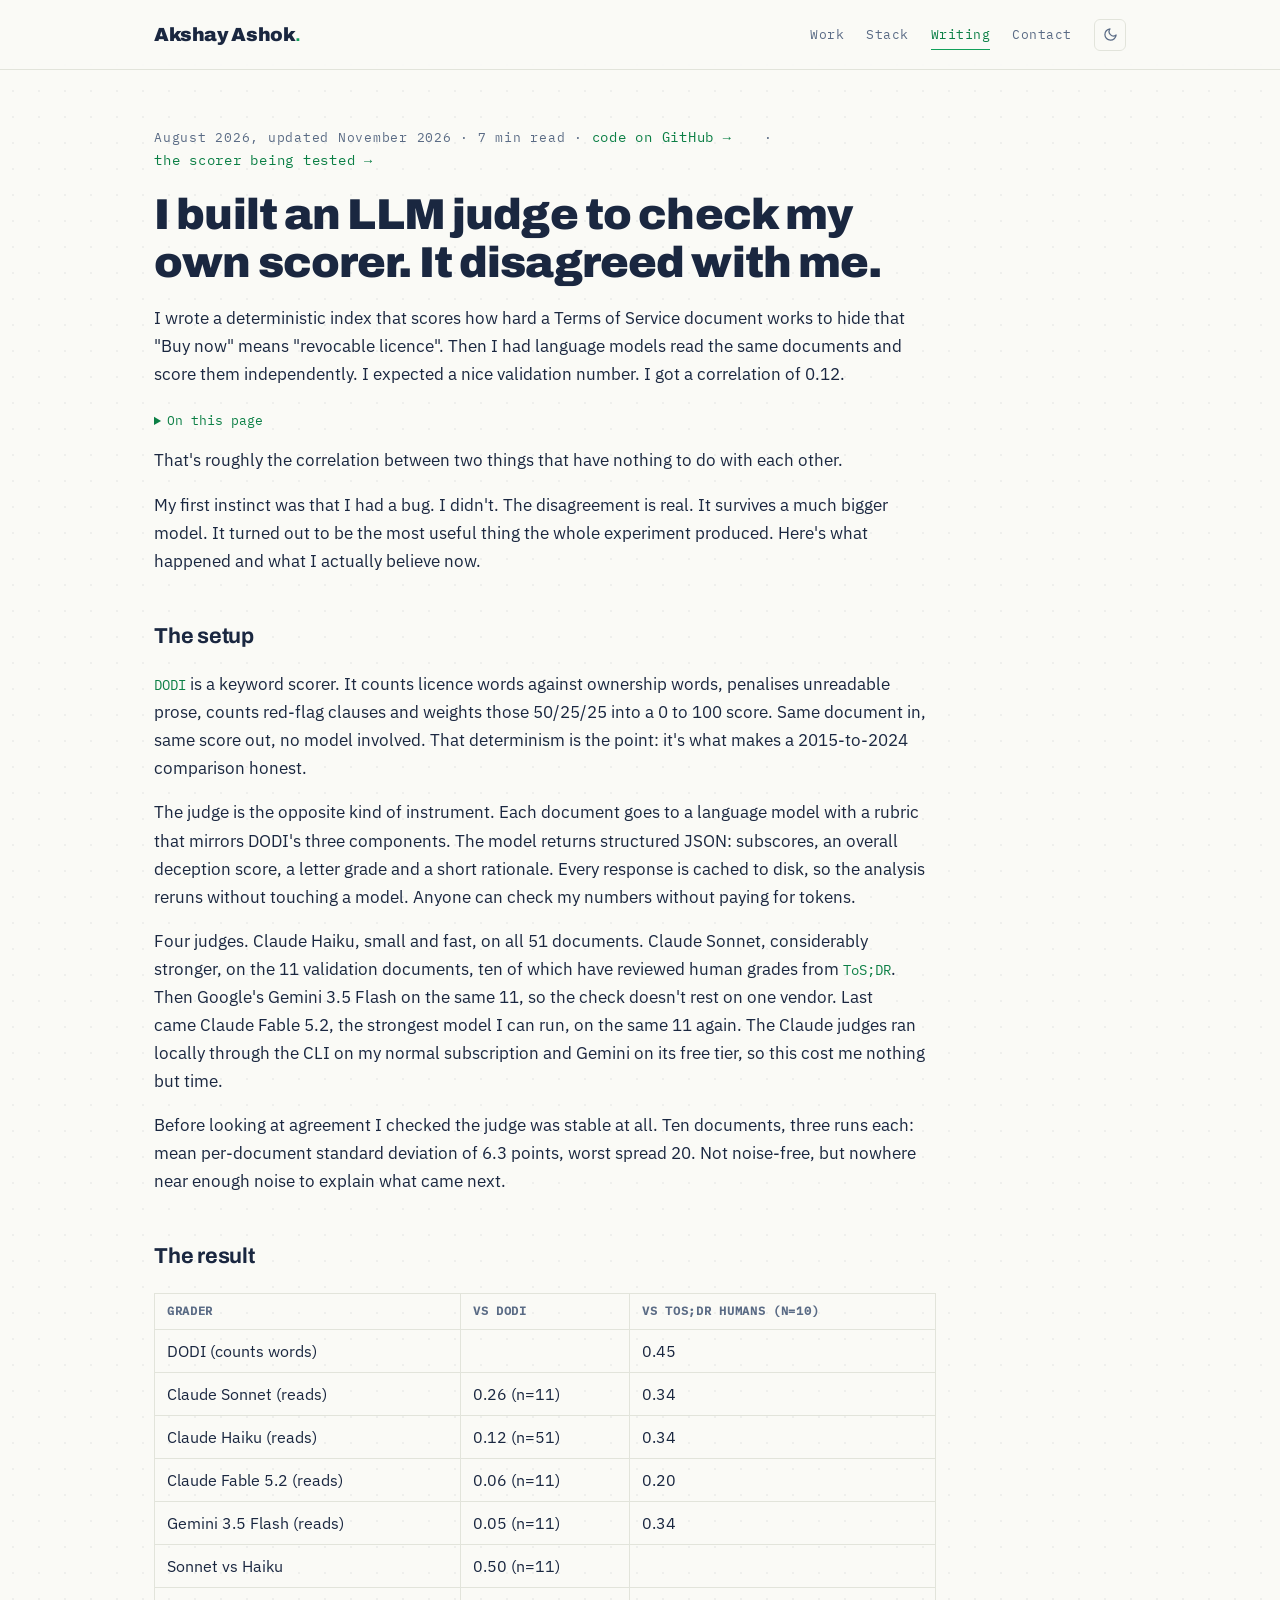
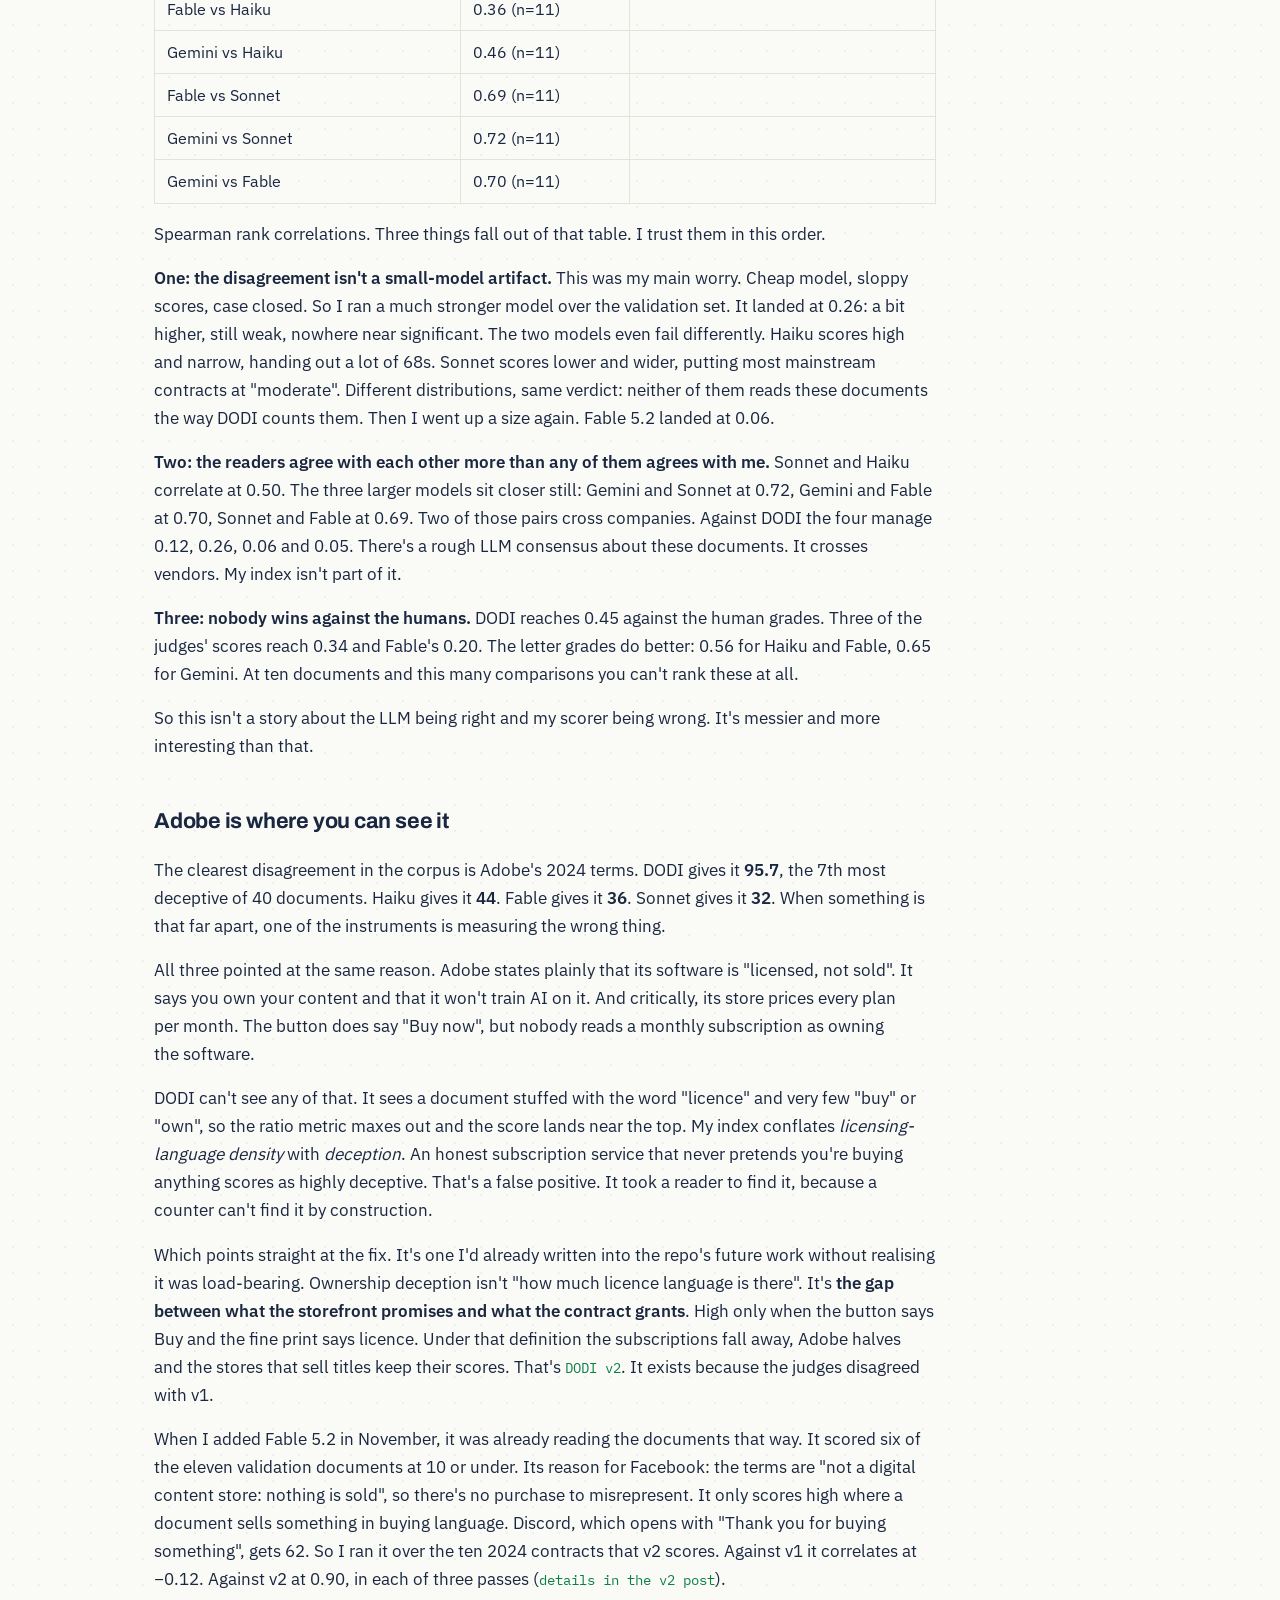
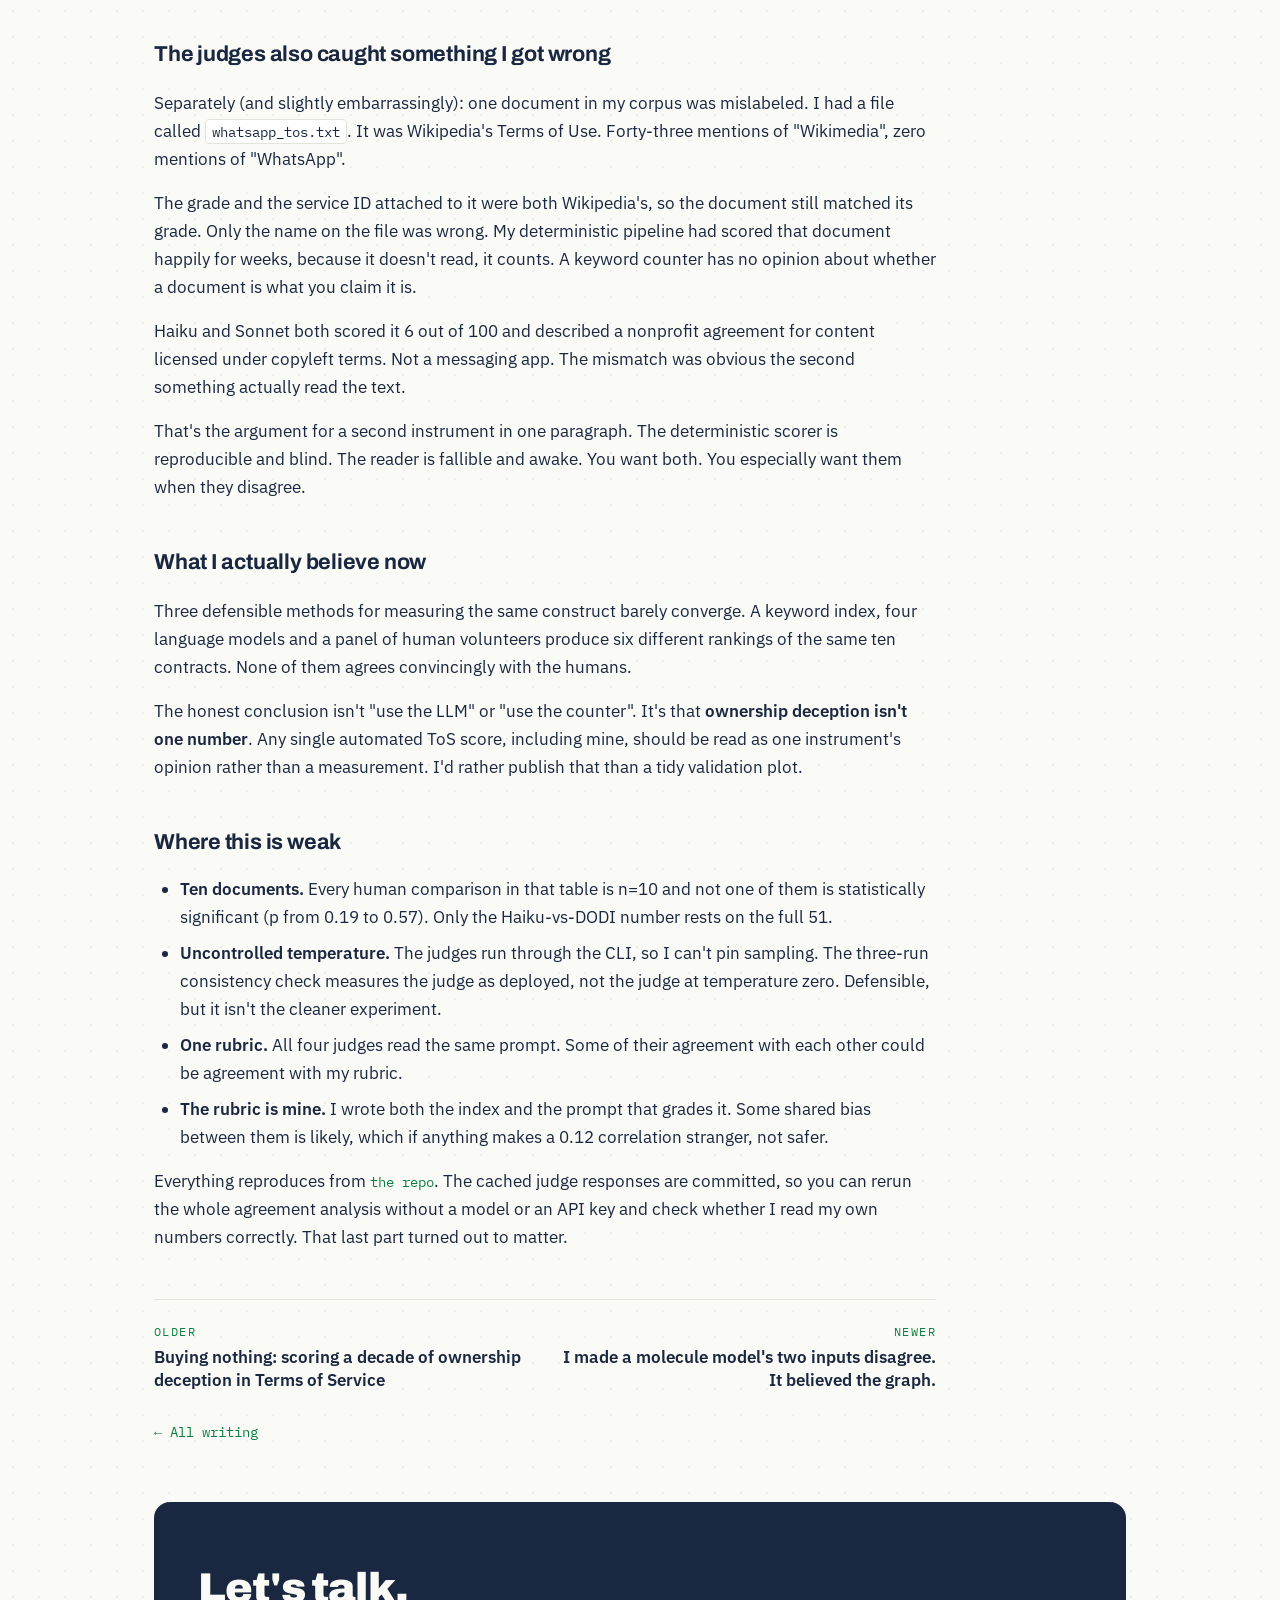
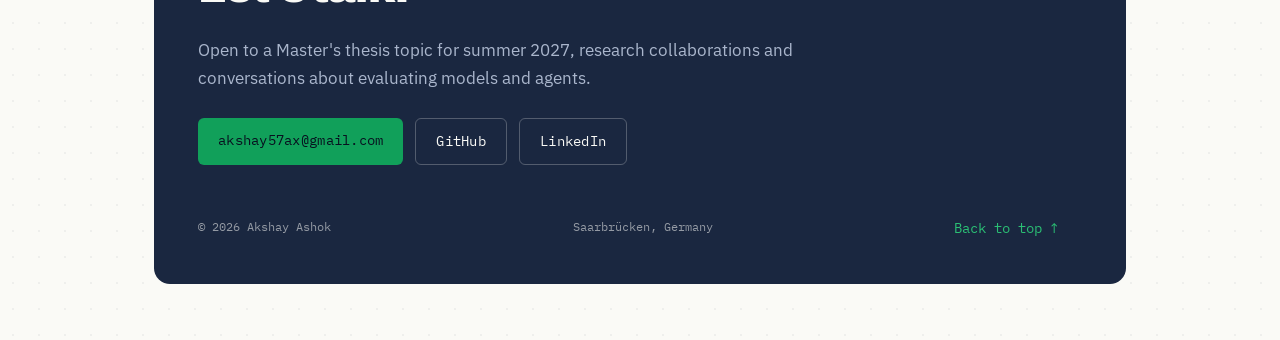
<file: writing/llm-judge/index.html>
<!DOCTYPE html>
<html lang="en">
<head>
<meta charset="UTF-8">
<meta name="viewport" content="width=device-width, initial-scale=1.0">
<title>I built an LLM judge to check my own scorer. It disagreed with me. · Akshay Ashok</title>
<meta name="description" content="I had four language models from two vendors grade the same Terms of Service documents as my deterministic index. The correlations ran from 0.05 to 0.26. Here is what the disagreement taught me about both instruments.">
<link rel="canonical" href="https://axwolf13.github.io/writing/llm-judge/">
<link rel="icon" type="image/svg+xml" href="../../favicon.svg">
<meta name="theme-color" content="#FAFAF6">
<script>
(function(){
  var t = null;
  try{ t = localStorage.getItem('theme'); }catch(e){}
  if(t !== 'light' && t !== 'dark'){ t = matchMedia('(prefers-color-scheme: dark)').matches ? 'dark' : 'light'; }
  document.documentElement.setAttribute('data-theme', t);
  var meta = document.querySelector('meta[name="theme-color"]');
  if(meta && t === 'dark') meta.setAttribute('content', '#0F1626');
})();
</script>
<meta property="og:type" content="article">
<meta property="og:url" content="https://axwolf13.github.io/writing/llm-judge/">
<meta property="og:title" content="I built an LLM judge to check my own scorer. It disagreed with me.">
<meta property="og:description" content="Four language models from two vendors graded the same ToS documents as my deterministic index. The correlations ran from 0.05 to 0.26. The disagreement was more useful than agreement would have been.">
<meta property="og:image" content="https://axwolf13.github.io/writing/llm-judge/og.png">
<meta property="og:image:width" content="1200">
<meta property="og:image:height" content="630">
<meta name="twitter:card" content="summary_large_image">
<link rel="preload" href="../../fonts/archivo-latin.woff2" as="font" type="font/woff2" crossorigin>
<link rel="preload" href="../../fonts/ibm-plex-sans-latin.woff2" as="font" type="font/woff2" crossorigin>
<link rel="preload" href="../../fonts/ibm-plex-mono-400-latin.woff2" as="font" type="font/woff2" crossorigin>
<link rel="stylesheet" href="../../style.css">
<script type="application/ld+json">
{"@context": "https://schema.org", "@type": "BlogPosting", "headline": "I built an LLM judge to check my own scorer. It disagreed with me.", "description": "I had four language models from two vendors grade the same Terms of Service documents as my deterministic index. The correlations ran from 0.05 to 0.26. Here is what the disagreement taught me about both instruments.", "datePublished": "2026-08-08", "dateModified": "2026-11-17", "url": "https://axwolf13.github.io/writing/llm-judge/", "image": "https://axwolf13.github.io/writing/llm-judge/og.png", "author": {"@type": "Person", "name": "Akshay Ashok", "url": "https://axwolf13.github.io/"}}
</script>
</head>
<body>

<a class="skip" href="#top">Skip to content</a>
<div id="progress" aria-hidden="true"></div>
<header>
  <div class="wrap hrow">
    <a class="logo" href="../../">Akshay Ashok<b>.</b></a>
    <nav aria-label="Main">
      <a href="../../#work">Work</a>
      <a href="../../#stack">Stack</a>
      <a href="../" class="active">Writing</a>
      <a href="../../#contact">Contact</a>
      <button class="theme-toggle" type="button" aria-label="Toggle dark mode">
        <svg class="moon" viewBox="0 0 24 24" fill="none" stroke="currentColor" stroke-width="2" stroke-linecap="round" stroke-linejoin="round" aria-hidden="true"><path d="M21 12.8A9 9 0 1 1 11.2 3a7 7 0 0 0 9.8 9.8z"/></svg>
        <svg class="sun" viewBox="0 0 24 24" fill="none" stroke="currentColor" stroke-width="2" stroke-linecap="round" stroke-linejoin="round" aria-hidden="true"><circle cx="12" cy="12" r="5"/><line x1="12" y1="1" x2="12" y2="3"/><line x1="12" y1="21" x2="12" y2="23"/><line x1="4.22" y1="4.22" x2="5.64" y2="5.64"/><line x1="18.36" y1="18.36" x2="19.78" y2="19.78"/><line x1="1" y1="12" x2="3" y2="12"/><line x1="21" y1="12" x2="23" y2="12"/><line x1="4.22" y1="19.78" x2="5.64" y2="18.36"/><line x1="18.36" y1="5.64" x2="19.78" y2="4.22"/></svg>
      </button>
    </nav>
  </div>
</header>
<div class="wrap">
  <main id="top">
    <article class="article">
      <div class="meta">August 2026, updated November 2026 · 7 min read · <a class="textlink" href="https://github.com/Axwolf13/dodi-analysis" target="_blank" rel="noopener">code on GitHub →</a> · <a class="textlink" href="../dodi/">the scorer being tested →</a></div>
      <h1>I built an LLM judge to check my own scorer. It disagreed with me.</h1>

      <p class="lede">I wrote a deterministic index that scores how hard a Terms of Service document works to hide that "Buy now" means "revocable licence". Then I had language models read the same documents and score them independently. I expected a nice validation number. I got a correlation of 0.12.</p>

      <p>That's roughly the correlation between two things that have nothing to do with each other.</p>

      <p>My first instinct was that I had a bug. I didn't. The disagreement is real. It survives a much bigger model. It turned out to be the most useful thing the whole experiment produced. Here's what happened and what I actually believe now.</p>

      <h2>The setup</h2>

      <p><a class="textlink" href="../dodi/">DODI</a> is a keyword scorer. It counts licence words against ownership words, penalises unreadable prose, counts red-flag clauses and weights those 50/25/25 into a 0 to 100 score. Same document in, same score out, no model involved. That determinism is the point: it's what makes a 2015-to-2024 comparison honest.</p>

      <p>The judge is the opposite kind of instrument. Each document goes to a language model with a rubric that mirrors DODI's three components. The model returns structured JSON: subscores, an overall deception score, a letter grade and a short rationale. Every response is cached to disk, so the analysis reruns without touching a model. Anyone can check my numbers without paying for tokens.</p>

      <p>Four judges. Claude Haiku, small and fast, on all 51 documents. Claude Sonnet, considerably stronger, on the 11 validation documents, ten of which have reviewed human grades from <a class="textlink" href="https://tosdr.org/" target="_blank" rel="noopener">ToS;DR</a>. Then Google's Gemini 3.5 Flash on the same 11, so the check doesn't rest on one vendor. Last came Claude Fable 5.2, the strongest model I can run, on the same 11 again. The Claude judges ran locally through the CLI on my normal subscription and Gemini on its free tier, so this cost me nothing but time.</p>

      <p>Before looking at agreement I checked the judge was stable at all. Ten documents, three runs each: mean per-document standard deviation of 6.3 points, worst spread 20. Not noise-free, but nowhere near enough noise to explain what came next.</p>

      <h2>The result</h2>

      <div class="tablewrap" tabindex="0">
      <table>
        <thead><tr><th>Grader</th><th>vs DODI</th><th>vs ToS;DR humans (n=10)</th></tr></thead>
        <tbody>
          <tr><td>DODI (counts words)</td><td class="num"></td><td class="num">0.45</td></tr>
          <tr><td>Claude Sonnet (reads)</td><td class="num">0.26 (n=11)</td><td class="num">0.34</td></tr>
          <tr><td>Claude Haiku (reads)</td><td class="num">0.12 (n=51)</td><td class="num">0.34</td></tr>
          <tr><td>Claude Fable 5.2 (reads)</td><td class="num">0.06 (n=11)</td><td class="num">0.20</td></tr>
          <tr><td>Gemini 3.5 Flash (reads)</td><td class="num">0.05 (n=11)</td><td class="num">0.34</td></tr>
          <tr><td>Sonnet vs Haiku</td><td class="num">0.50 (n=11)</td><td class="num"></td></tr>
          <tr><td>Fable vs Haiku</td><td class="num">0.36 (n=11)</td><td class="num"></td></tr>
          <tr><td>Gemini vs Haiku</td><td class="num">0.46 (n=11)</td><td class="num"></td></tr>
          <tr><td>Fable vs Sonnet</td><td class="num">0.69 (n=11)</td><td class="num"></td></tr>
          <tr><td>Gemini vs Sonnet</td><td class="num">0.72 (n=11)</td><td class="num"></td></tr>
          <tr><td>Gemini vs Fable</td><td class="num">0.70 (n=11)</td><td class="num"></td></tr>
        </tbody>
      </table>
      </div>

      <p>Spearman rank correlations. Three things fall out of that table. I trust them in this order.</p>

      <p><strong>One: the disagreement isn't a small-model artifact.</strong> This was my main worry. Cheap model, sloppy scores, case closed. So I ran a much stronger model over the validation set. It landed at 0.26: a bit higher, still weak, nowhere near significant. The two models even fail differently. Haiku scores high and narrow, handing out a lot of 68s. Sonnet scores lower and wider, putting most mainstream contracts at "moderate". Different distributions, same verdict: neither of them reads these documents the way DODI counts them. Then I went up a size again. Fable 5.2 landed at 0.06.</p>

      <p><strong>Two: the readers agree with each other more than any of them agrees with me.</strong> Sonnet and Haiku correlate at 0.50. The three larger models sit closer still: Gemini and Sonnet at 0.72, Gemini and Fable at 0.70, Sonnet and Fable at 0.69. Two of those pairs cross companies. Against DODI the four manage 0.12, 0.26, 0.06 and 0.05. There's a rough LLM consensus about these documents. It crosses vendors. My index isn't part of it.</p>

      <p><strong>Three: nobody wins against the humans.</strong> DODI reaches 0.45 against the human grades. Three of the judges' scores reach 0.34 and Fable's 0.20. The letter grades do better: 0.56 for Haiku and Fable, 0.65 for Gemini. At ten documents and this many comparisons you can't rank these at all.</p>

      <p>So this isn't a story about the LLM being right and my scorer being wrong. It's messier and more interesting than that.</p>

      <h2>Adobe is where you can see it</h2>

      <p>The clearest disagreement in the corpus is Adobe's 2024 terms. DODI gives it <strong>95.7</strong>, the 7th most deceptive of 40 documents. Haiku gives it <strong>44</strong>. Fable gives it <strong>36</strong>. Sonnet gives it <strong>32</strong>. When something is that far apart, one of the instruments is measuring the wrong thing.</p>

      <p>All three pointed at the same reason. Adobe states plainly that its software is "licensed, not sold". It says you own your content and that it won't train AI on it. And critically, its store prices every plan per month. The button does say "Buy now", but nobody reads a monthly subscription as owning the software.</p>

      <p>DODI can't see any of that. It sees a document stuffed with the word "licence" and very few "buy" or "own", so the ratio metric maxes out and the score lands near the top. My index conflates <em>licensing-language density</em> with <em>deception</em>. An honest subscription service that never pretends you're buying anything scores as highly deceptive. That's a false positive. It took a reader to find it, because a counter can't find it by construction.</p>

      <p>Which points straight at the fix. It's one I'd already written into the repo's future work without realising it was load-bearing. Ownership deception isn't "how much licence language is there". It's <strong>the gap between what the storefront promises and what the contract grants</strong>. High only when the button says Buy and the fine print says licence. Under that definition the subscriptions fall away, Adobe halves and the stores that sell titles keep their scores. That's <a class="textlink" href="../dodi-v2/">DODI v2</a>. It exists because the judges disagreed with v1.</p>

      <p>When I added Fable 5.2 in November, it was already reading the documents that way. It scored six of the eleven validation documents at 10 or under. Its reason for Facebook: the terms are "not a digital content store: nothing is sold", so there's no purchase to misrepresent. It only scores high where a document sells something in buying language. Discord, which opens with "Thank you for buying something", gets 62. So I ran it over the ten 2024 contracts that v2 scores. Against v1 it correlates at −0.12. Against v2 at 0.90, in each of three passes (<a class="textlink" href="../dodi-v2/">details in the v2 post</a>).</p>

      <h2>The judges also caught something I got wrong</h2>

      <p>Separately (and slightly embarrassingly): one document in my corpus was mislabeled. I had a file called <code>whatsapp_tos.txt</code>. It was Wikipedia's Terms of Use. Forty-three mentions of "Wikimedia", zero mentions of "WhatsApp".</p>

      <p>The grade and the service ID attached to it were both Wikipedia's, so the document still matched its grade. Only the name on the file was wrong. My deterministic pipeline had scored that document happily for weeks, because it doesn't read, it counts. A keyword counter has no opinion about whether a document is what you claim it is.</p>

      <p>Haiku and Sonnet both scored it 6 out of 100 and described a nonprofit agreement for content licensed under copyleft terms. Not a messaging app. The mismatch was obvious the second something actually read the text.</p>

      <p>That's the argument for a second instrument in one paragraph. The deterministic scorer is reproducible and blind. The reader is fallible and awake. You want both. You especially want them when they disagree.</p>

      <h2>What I actually believe now</h2>

      <p>Three defensible methods for measuring the same construct barely converge. A keyword index, four language models and a panel of human volunteers produce six different rankings of the same ten contracts. None of them agrees convincingly with the humans.</p>

      <p>The honest conclusion isn't "use the LLM" or "use the counter". It's that <strong>ownership deception isn't one number</strong>. Any single automated ToS score, including mine, should be read as one instrument's opinion rather than a measurement. I'd rather publish that than a tidy validation plot.</p>

      <h2>Where this is weak</h2>

      <ul>
        <li><strong>Ten documents.</strong> Every human comparison in that table is n=10 and not one of them is statistically significant (p from 0.19 to 0.57). Only the Haiku-vs-DODI number rests on the full 51.</li>
        <li><strong>Uncontrolled temperature.</strong> The judges run through the CLI, so I can't pin sampling. The three-run consistency check measures the judge as deployed, not the judge at temperature zero. Defensible, but it isn't the cleaner experiment.</li>
        <li><strong>One rubric.</strong> All four judges read the same prompt. Some of their agreement with each other could be agreement with my rubric.</li>
        <li><strong>The rubric is mine.</strong> I wrote both the index and the prompt that grades it. Some shared bias between them is likely, which if anything makes a 0.12 correlation stranger, not safer.</li>
      </ul>

      <p>Everything reproduces from <a class="textlink" href="https://github.com/Axwolf13/dodi-analysis" target="_blank" rel="noopener">the repo</a>. The cached judge responses are committed, so you can rerun the whole agreement analysis without a model or an API key and check whether I read my own numbers correctly. That last part turned out to matter.</p>

      <div class="backlink"><a class="textlink" href="../">← All writing</a></div>
    </article>
  </main>

  <footer id="contact">
    <h2>Let's talk.</h2>
    <p>Open to a Master's thesis topic for summer 2027, research collaborations and conversations about evaluating models and agents.</p>
    <div class="foot-links">
      <a class="btn btn-primary" href="mailto:akshay57ax@gmail.com">akshay57ax@gmail.com</a>
      <a class="btn btn-ghost" href="https://github.com/Axwolf13" target="_blank" rel="noopener">GitHub</a>
      <a class="btn btn-ghost" href="https://linkedin.com/in/akshay-a-ax13" target="_blank" rel="noopener">LinkedIn</a>
    </div>
    <div class="fineprint">
      <span>© 2026 Akshay Ashok</span>
      <span>Saarbrücken, Germany</span>
      <a class="textlink" href="#top">Back to top ↑</a>
    </div>
  </footer>
</div>

<script src="../../script.js"></script>
<script data-goatcounter="https://akshayashok.goatcounter.com/count" async src="//gc.zgo.at/count.js"></script>

</body>
</html>
</file>
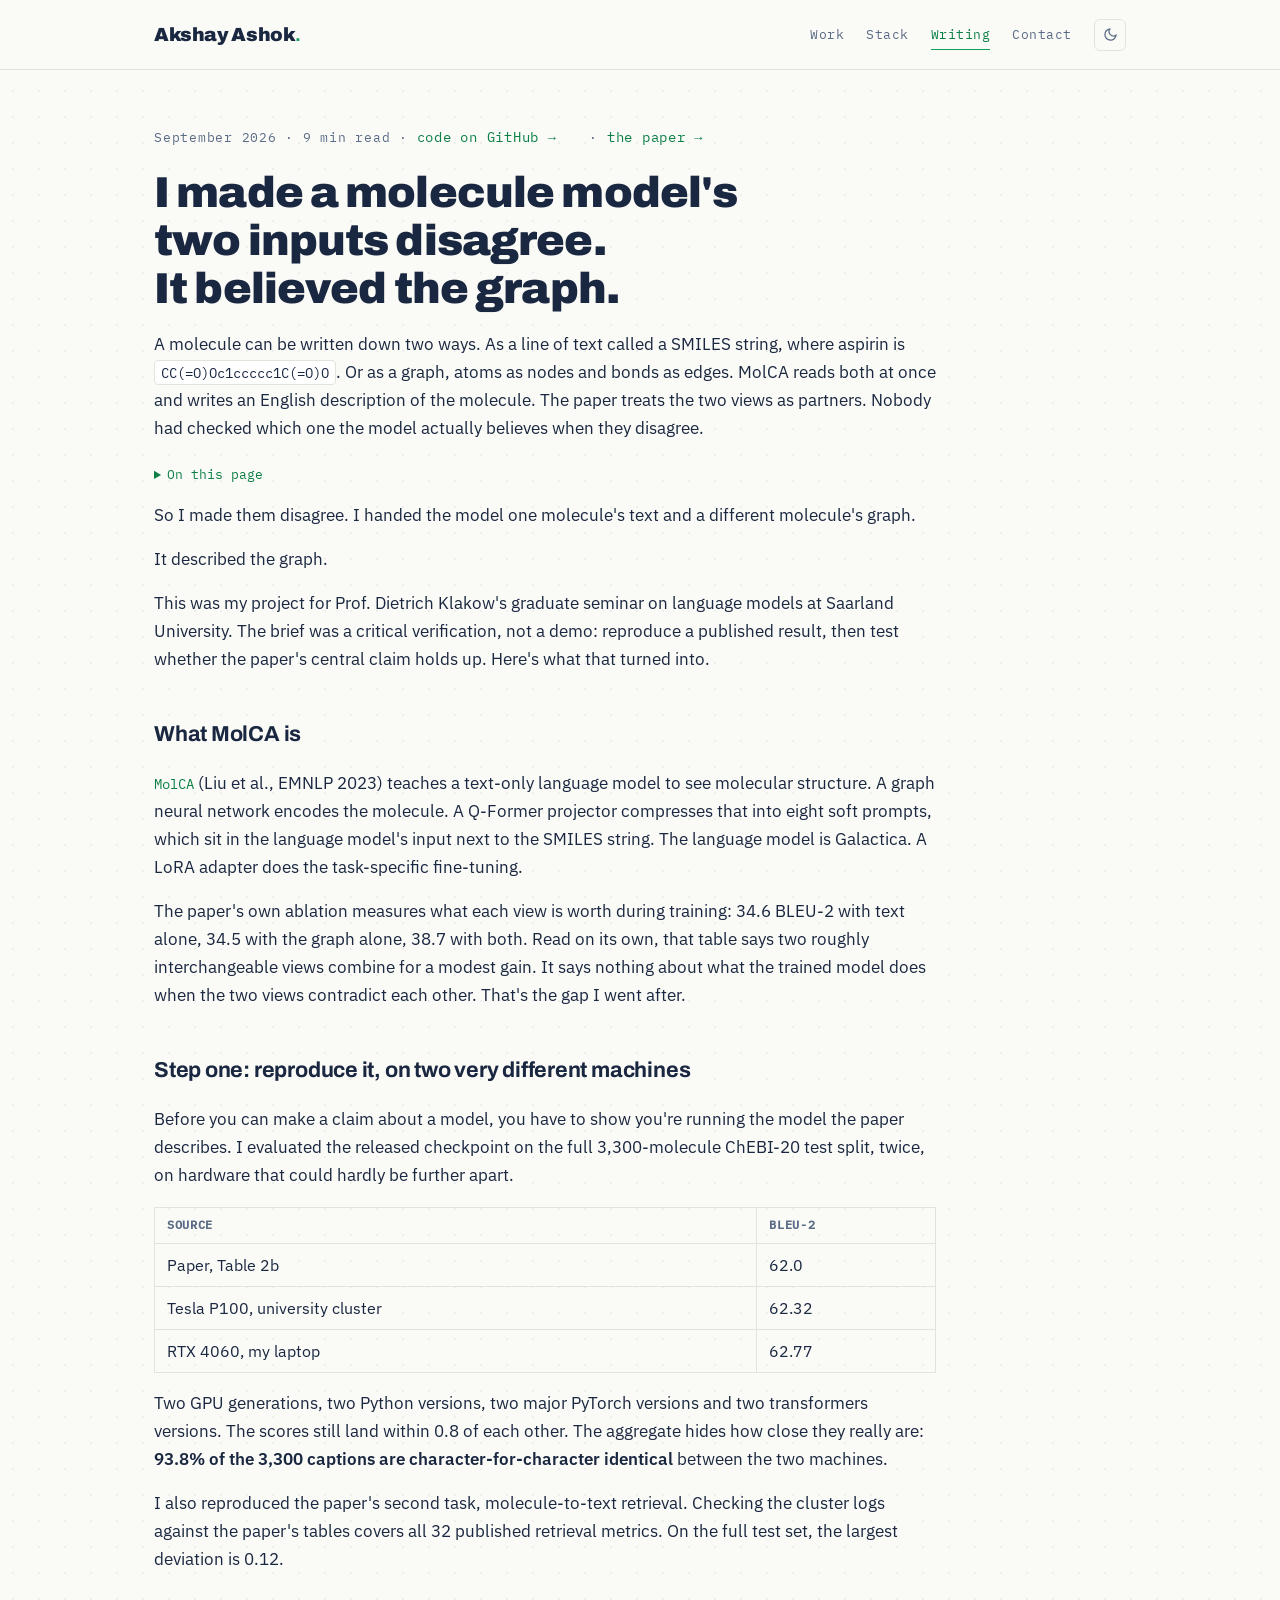
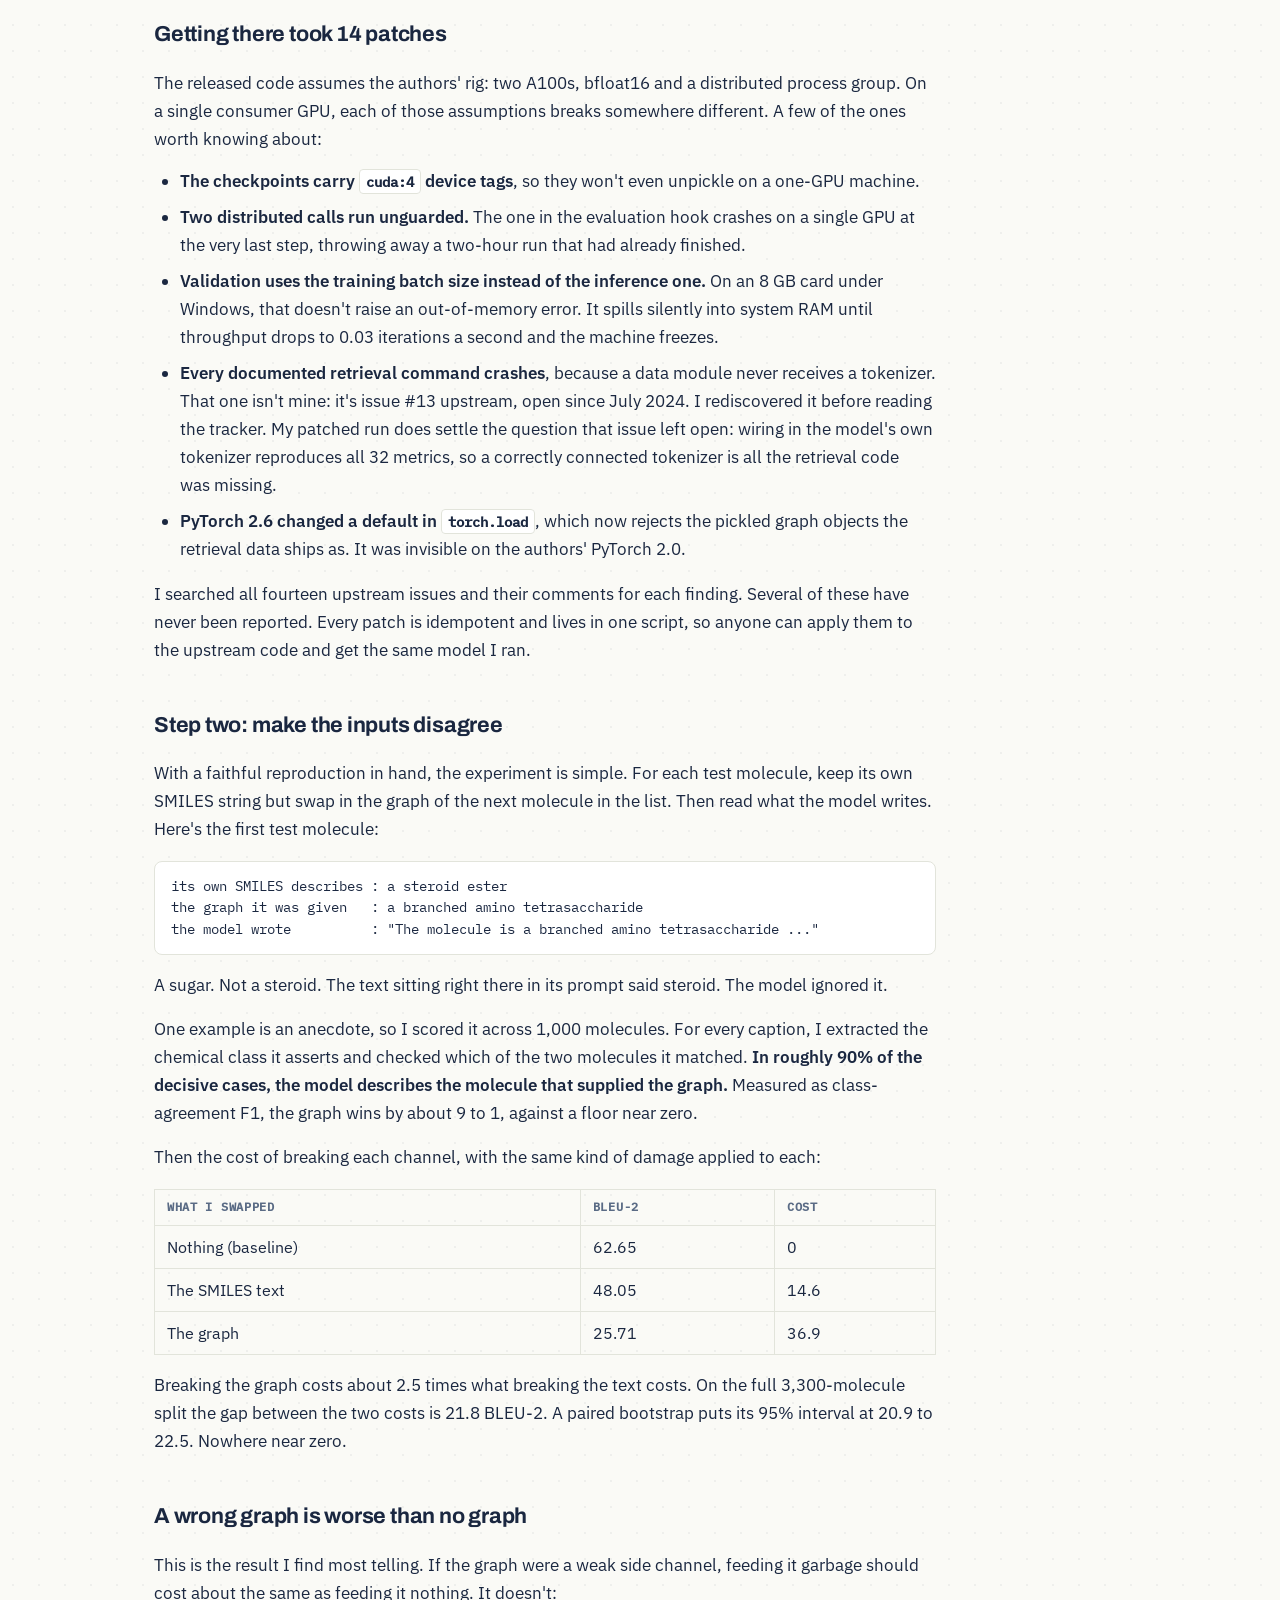
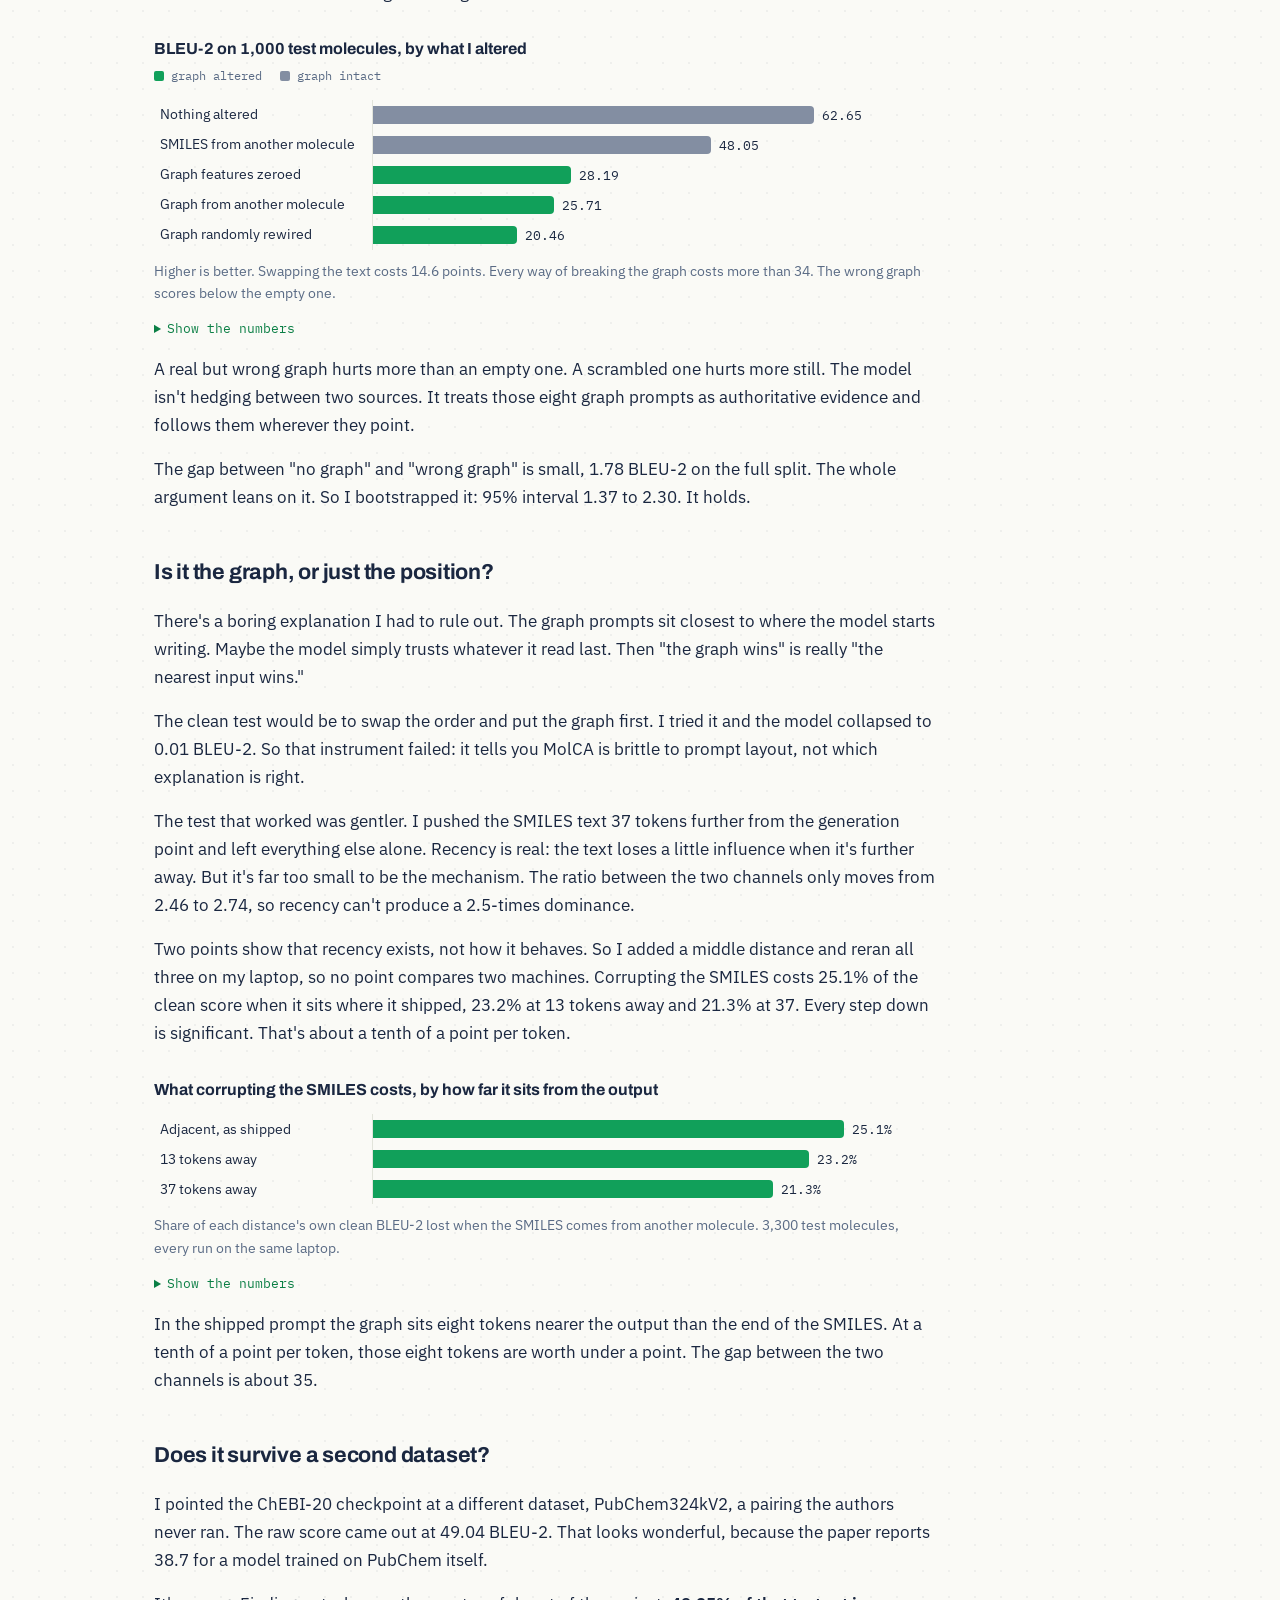
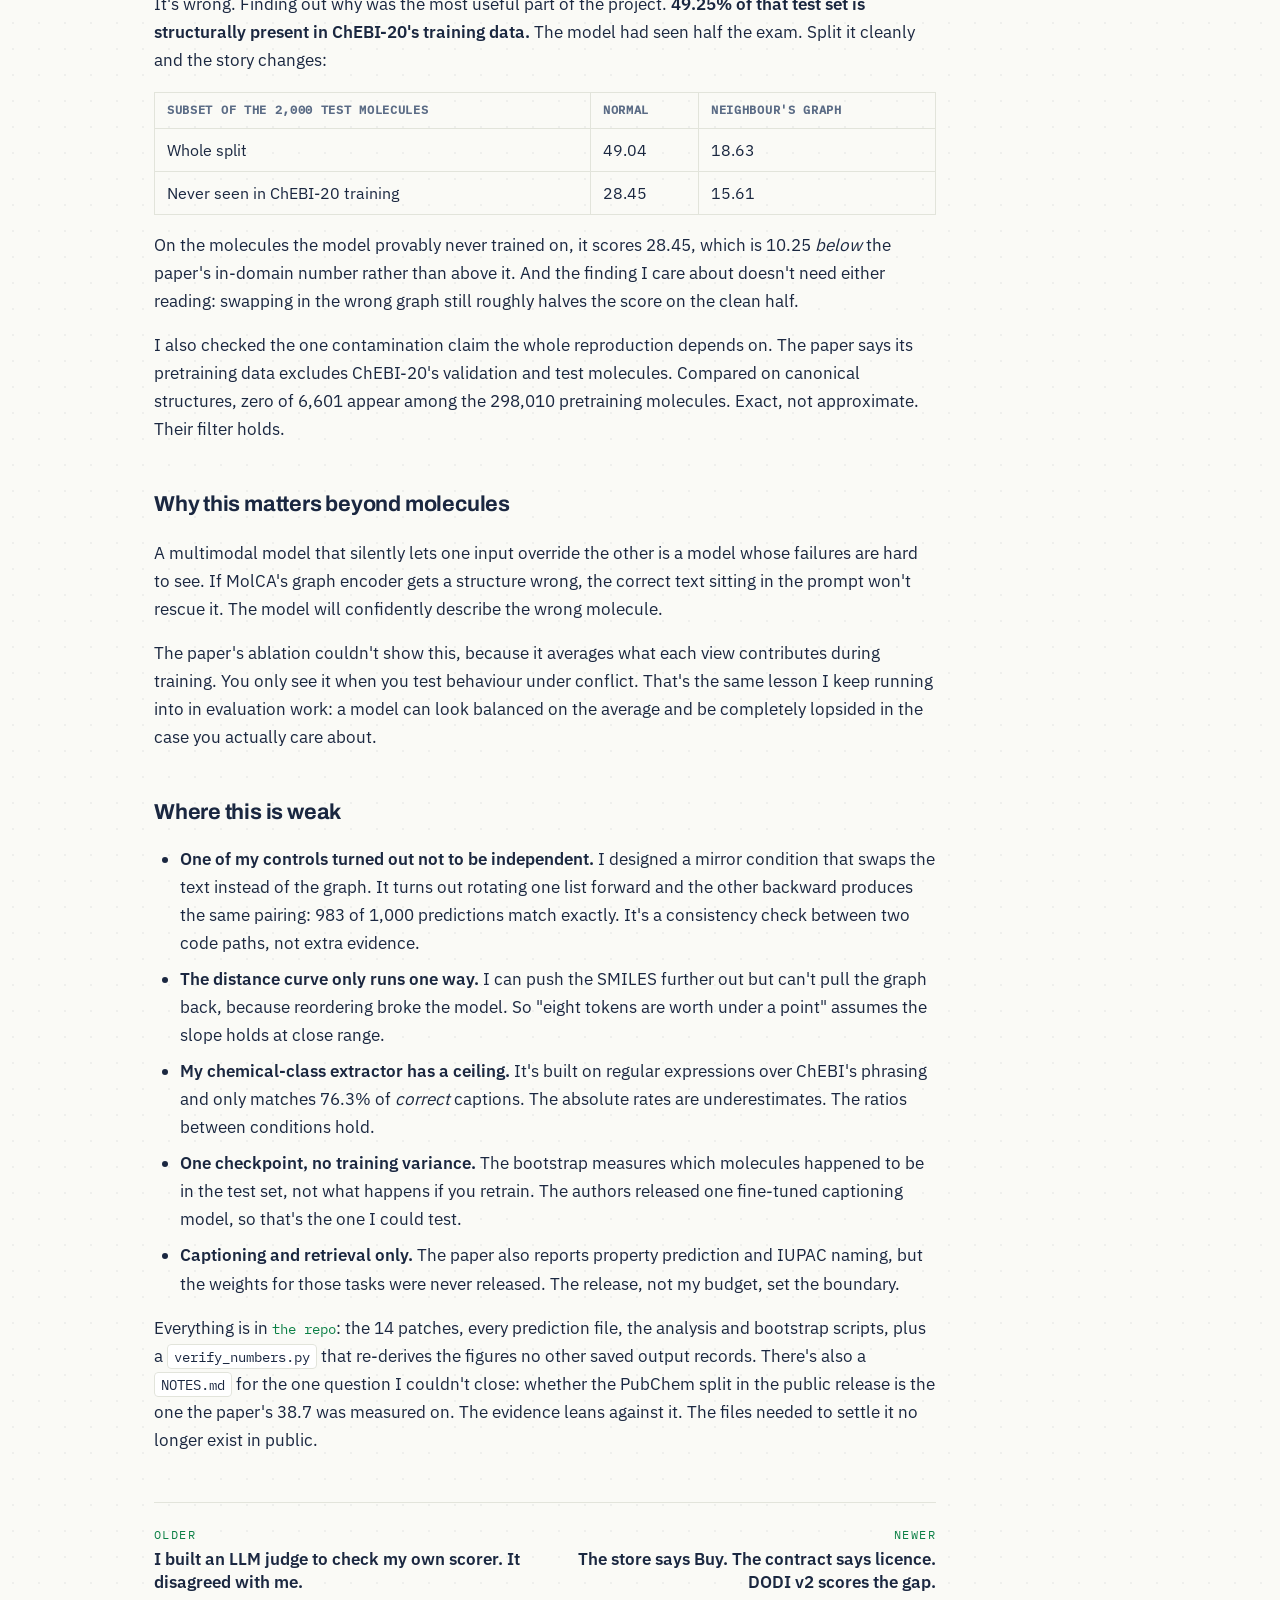
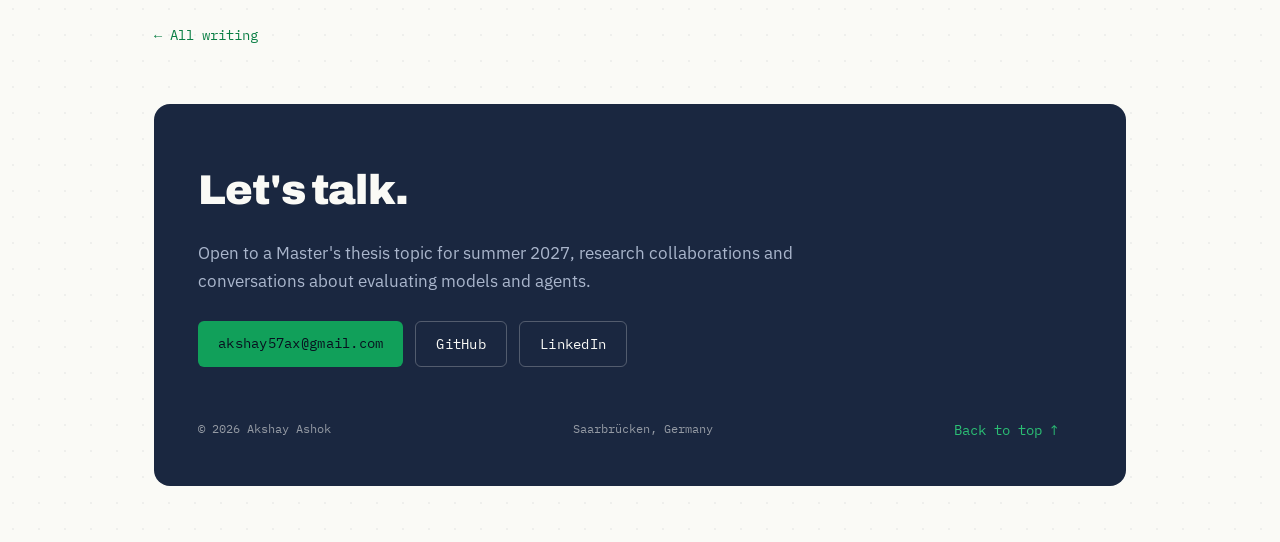
<file: writing/molca/index.html>
<!DOCTYPE html>
<html lang="en">
<head>
<meta charset="UTF-8">
<meta name="viewport" content="width=device-width, initial-scale=1.0">
<title>I made a molecule model's two inputs disagree. It believed the graph. · Akshay Ashok</title>
<meta name="description" content="MolCA reads a molecule as text and as a graph at the same time. I reproduced it on two machines, then gave it one molecule's text and a different molecule's graph. It described the graph in about 90% of the cases where it clearly picked one.">
<link rel="canonical" href="https://axwolf13.github.io/writing/molca/">
<link rel="icon" type="image/svg+xml" href="../../favicon.svg">
<meta name="theme-color" content="#FAFAF6">
<script>
(function(){
  var t = null;
  try{ t = localStorage.getItem('theme'); }catch(e){}
  if(t !== 'light' && t !== 'dark'){ t = matchMedia('(prefers-color-scheme: dark)').matches ? 'dark' : 'light'; }
  document.documentElement.setAttribute('data-theme', t);
  var meta = document.querySelector('meta[name="theme-color"]');
  if(meta && t === 'dark') meta.setAttribute('content', '#0F1626');
})();
</script>
<meta property="og:type" content="article">
<meta property="og:url" content="https://axwolf13.github.io/writing/molca/">
<meta property="og:title" content="I made a molecule model's two inputs disagree. It believed the graph.">
<meta property="og:description" content="A reproduction of MolCA (EMNLP 2023) on two machines, then the experiment the paper never ran: one molecule's text, a different molecule's graph. The model described the graph.">
<meta property="og:image" content="https://axwolf13.github.io/writing/molca/og.png">
<meta property="og:image:width" content="1200">
<meta property="og:image:height" content="630">
<meta name="twitter:card" content="summary_large_image">
<link rel="preload" href="../../fonts/archivo-latin.woff2" as="font" type="font/woff2" crossorigin>
<link rel="preload" href="../../fonts/ibm-plex-sans-latin.woff2" as="font" type="font/woff2" crossorigin>
<link rel="preload" href="../../fonts/ibm-plex-mono-400-latin.woff2" as="font" type="font/woff2" crossorigin>
<link rel="stylesheet" href="../../style.css">
<script type="application/ld+json">
{"@context": "https://schema.org", "@type": "BlogPosting", "headline": "I made a molecule model's two inputs disagree. It believed the graph.", "description": "MolCA reads a molecule as text and as a graph at the same time. I reproduced it on two machines, then gave it one molecule's text and a different molecule's graph. It described the graph in about 90% of the cases where it clearly picked one.", "datePublished": "2026-09-30", "dateModified": "2026-10-01", "url": "https://axwolf13.github.io/writing/molca/", "image": "https://axwolf13.github.io/writing/molca/og.png", "author": {"@type": "Person", "name": "Akshay Ashok", "url": "https://axwolf13.github.io/"}}
</script>
</head>
<body>

<a class="skip" href="#top">Skip to content</a>
<div id="progress" aria-hidden="true"></div>
<header>
  <div class="wrap hrow">
    <a class="logo" href="../../">Akshay Ashok<b>.</b></a>
    <nav aria-label="Main">
      <a href="../../#work">Work</a>
      <a href="../../#stack">Stack</a>
      <a href="../" class="active">Writing</a>
      <a href="../../#contact">Contact</a>
      <button class="theme-toggle" type="button" aria-label="Toggle dark mode">
        <svg class="moon" viewBox="0 0 24 24" fill="none" stroke="currentColor" stroke-width="2" stroke-linecap="round" stroke-linejoin="round" aria-hidden="true"><path d="M21 12.8A9 9 0 1 1 11.2 3a7 7 0 0 0 9.8 9.8z"/></svg>
        <svg class="sun" viewBox="0 0 24 24" fill="none" stroke="currentColor" stroke-width="2" stroke-linecap="round" stroke-linejoin="round" aria-hidden="true"><circle cx="12" cy="12" r="5"/><line x1="12" y1="1" x2="12" y2="3"/><line x1="12" y1="21" x2="12" y2="23"/><line x1="4.22" y1="4.22" x2="5.64" y2="5.64"/><line x1="18.36" y1="18.36" x2="19.78" y2="19.78"/><line x1="1" y1="12" x2="3" y2="12"/><line x1="21" y1="12" x2="23" y2="12"/><line x1="4.22" y1="19.78" x2="5.64" y2="18.36"/><line x1="18.36" y1="5.64" x2="19.78" y2="4.22"/></svg>
      </button>
    </nav>
  </div>
</header>
<div class="wrap">
  <main id="top">
    <article class="article">
      <div class="meta">September 2026 · 9 min read · <a class="textlink" href="https://github.com/Axwolf13/molca-reproduction" target="_blank" rel="noopener">code on GitHub →</a> · <a class="textlink" href="https://openreview.net/forum?id=14WRhMNq7H" target="_blank" rel="noopener">the paper →</a></div>
      <h1>I made a molecule model's two inputs disagree. It believed the graph.</h1>

      <p class="lede">A molecule can be written down two ways. As a line of text called a SMILES string, where aspirin is <code>CC(=O)Oc1ccccc1C(=O)O</code>. Or as a graph, atoms as nodes and bonds as edges. MolCA reads both at once and writes an English description of the molecule. The paper treats the two views as partners. Nobody had checked which one the model actually believes when they disagree.</p>

      <p>So I made them disagree. I handed the model one molecule's text and a different molecule's graph.</p>

      <p>It described the graph.</p>

      <p>This was my project for Prof. Dietrich Klakow's graduate seminar on language models at Saarland University. The brief was a critical verification, not a demo: reproduce a published result, then test whether the paper's central claim holds up. Here's what that turned into.</p>

      <h2>What MolCA is</h2>

      <p><a class="textlink" href="https://openreview.net/forum?id=14WRhMNq7H" target="_blank" rel="noopener">MolCA</a> (Liu et al., EMNLP 2023) teaches a text-only language model to see molecular structure. A graph neural network encodes the molecule. A Q-Former projector compresses that into eight soft prompts, which sit in the language model's input next to the SMILES string. The language model is Galactica. A LoRA adapter does the task-specific fine-tuning.</p>

      <p>The paper's own ablation measures what each view is worth during training: 34.6 BLEU-2 with text alone, 34.5 with the graph alone, 38.7 with both. Read on its own, that table says two roughly interchangeable views combine for a modest gain. It says nothing about what the trained model does when the two views contradict each other. That's the gap I went after.</p>

      <h2>Step one: reproduce it, on two very different machines</h2>

      <p>Before you can make a claim about a model, you have to show you're running the model the paper describes. I evaluated the released checkpoint on the full 3,300-molecule ChEBI-20 test split, twice, on hardware that could hardly be further apart.</p>

      <div class="tablewrap" tabindex="0">
      <table>
        <thead><tr><th>Source</th><th>BLEU-2</th></tr></thead>
        <tbody>
          <tr><td>Paper, Table 2b</td><td class="num">62.0</td></tr>
          <tr><td>Tesla P100, university cluster</td><td class="num">62.32</td></tr>
          <tr><td>RTX 4060, my laptop</td><td class="num">62.77</td></tr>
        </tbody>
      </table>
      </div>

      <p>Two GPU generations, two Python versions, two major PyTorch versions and two transformers versions. The scores still land within 0.8 of each other. The aggregate hides how close they really are: <strong>93.8% of the 3,300 captions are character-for-character identical</strong> between the two machines.</p>

      <p>I also reproduced the paper's second task, molecule-to-text retrieval. Checking the cluster logs against the paper's tables covers all 32 published retrieval metrics. On the full test set, the largest deviation is 0.12.</p>

      <h2>Getting there took 14 patches</h2>

      <p>The released code assumes the authors' rig: two A100s, bfloat16 and a distributed process group. On a single consumer GPU, each of those assumptions breaks somewhere different. A few of the ones worth knowing about:</p>

      <ul>
        <li><strong>The checkpoints carry <code>cuda:4</code> device tags</strong>, so they won't even unpickle on a one-GPU machine.</li>
        <li><strong>Two distributed calls run unguarded.</strong> The one in the evaluation hook crashes on a single GPU at the very last step, throwing away a two-hour run that had already finished.</li>
        <li><strong>Validation uses the training batch size instead of the inference one.</strong> On an 8&nbsp;GB card under Windows, that doesn't raise an out-of-memory error. It spills silently into system RAM until throughput drops to 0.03 iterations a second and the machine freezes.</li>
        <li><strong>Every documented retrieval command crashes</strong>, because a data module never receives a tokenizer. That one isn't mine: it's issue #13 upstream, open since July 2024. I rediscovered it before reading the tracker. My patched run does settle the question that issue left open: wiring in the model's own tokenizer reproduces all 32 metrics, so a correctly connected tokenizer is all the retrieval code was missing.</li>
        <li><strong>PyTorch 2.6 changed a default in <code>torch.load</code></strong>, which now rejects the pickled graph objects the retrieval data ships as. It was invisible on the authors' PyTorch 2.0.</li>
      </ul>

      <p>I searched all fourteen upstream issues and their comments for each finding. Several of these have never been reported. Every patch is idempotent and lives in one script, so anyone can apply them to the upstream code and get the same model I ran.</p>

      <h2>Step two: make the inputs disagree</h2>

      <p>With a faithful reproduction in hand, the experiment is simple. For each test molecule, keep its own SMILES string but swap in the graph of the next molecule in the list. Then read what the model writes. Here's the first test molecule:</p>

<pre tabindex="0">its own SMILES describes : a steroid ester
the graph it was given   : a branched amino tetrasaccharide
the model wrote          : "The molecule is a branched amino tetrasaccharide ..."</pre>

      <p>A sugar. Not a steroid. The text sitting right there in its prompt said steroid. The model ignored it.</p>

      <p>One example is an anecdote, so I scored it across 1,000 molecules. For every caption, I extracted the chemical class it asserts and checked which of the two molecules it matched. <strong>In roughly 90% of the decisive cases, the model describes the molecule that supplied the graph.</strong> Measured as class-agreement F1, the graph wins by about 9 to 1, against a floor near zero.</p>

      <p>Then the cost of breaking each channel, with the same kind of damage applied to each:</p>

      <div class="tablewrap" tabindex="0">
      <table>
        <thead><tr><th>What I swapped</th><th>BLEU-2</th><th>Cost</th></tr></thead>
        <tbody>
          <tr><td>Nothing (baseline)</td><td class="num">62.65</td><td class="num">0</td></tr>
          <tr><td>The SMILES text</td><td class="num">48.05</td><td class="num">14.6</td></tr>
          <tr><td>The graph</td><td class="num">25.71</td><td class="num">36.9</td></tr>
        </tbody>
      </table>
      </div>

      <p>Breaking the graph costs about 2.5 times what breaking the text costs. On the full 3,300-molecule split the gap between the two costs is 21.8 BLEU-2. A paired bootstrap puts its 95% interval at 20.9 to 22.5. Nowhere near zero.</p>

      <h2>A wrong graph is worse than no graph</h2>

      <p>This is the result I find most telling. If the graph were a weak side channel, feeding it garbage should cost about the same as feeding it nothing. It doesn't:</p>

      <figure class="chart bars">
        <div class="chart-title">BLEU-2 on 1,000 test molecules, by what I altered</div>
        <div class="chart-legend" aria-hidden="true"><span><span class="key accent"></span>graph altered</span><span><span class="key muted"></span>graph intact</span></div>
        <div class="chart-rows">
        <div class="chart-row" tabindex="0" aria-label="Nothing altered: BLEU-2 62.65, baseline">
          <span class="lbl">Nothing altered</span>
          <span class="plot" aria-hidden="true">
            <span class="bar" style="width:78.3%"></span>
            <span class="bar-val" style="left:78.3%">62.65</span>
            <span class="tip"><b>62.65</b>baseline</span>
          </span>
        </div>
        <div class="chart-row" tabindex="0" aria-label="SMILES from another molecule: BLEU-2 48.05, costs 14.60">
          <span class="lbl">SMILES from another molecule</span>
          <span class="plot" aria-hidden="true">
            <span class="bar" style="width:60.1%"></span>
            <span class="bar-val" style="left:60.1%">48.05</span>
            <span class="tip"><b>48.05</b>costs 14.60</span>
          </span>
        </div>
        <div class="chart-row" tabindex="0" aria-label="Graph features zeroed: BLEU-2 28.19, costs 34.46">
          <span class="lbl">Graph features zeroed</span>
          <span class="plot" aria-hidden="true">
            <span class="bar accent" style="width:35.2%"></span>
            <span class="bar-val" style="left:35.2%">28.19</span>
            <span class="tip"><b>28.19</b>costs 34.46</span>
          </span>
        </div>
        <div class="chart-row" tabindex="0" aria-label="Graph from another molecule: BLEU-2 25.71, costs 36.94">
          <span class="lbl">Graph from another molecule</span>
          <span class="plot" aria-hidden="true">
            <span class="bar accent" style="width:32.1%"></span>
            <span class="bar-val" style="left:32.1%">25.71</span>
            <span class="tip"><b>25.71</b>costs 36.94</span>
          </span>
        </div>
        <div class="chart-row" tabindex="0" aria-label="Graph randomly rewired: BLEU-2 20.46, costs 42.19">
          <span class="lbl">Graph randomly rewired</span>
          <span class="plot" aria-hidden="true">
            <span class="bar accent" style="width:25.6%"></span>
            <span class="bar-val" style="left:25.6%">20.46</span>
            <span class="tip"><b>20.46</b>costs 42.19</span>
          </span>
        </div>
        </div>
        <figcaption>Higher is better. Swapping the text costs 14.6 points. Every way of breaking the graph costs more than 34. The wrong graph scores below the empty one.</figcaption>
        <details class="chart-data">
          <summary>Show the numbers</summary>
          <div class="tablewrap" tabindex="0"><table>
            <thead><tr><th>What I altered</th><th>BLEU-2</th><th>Cost</th></tr></thead>
            <tbody>
            <tr><td>Nothing altered</td><td class="num">62.65</td><td class="num"></td></tr>
            <tr><td>SMILES from another molecule</td><td class="num">48.05</td><td class="num">14.60</td></tr>
            <tr><td>Graph features zeroed</td><td class="num">28.19</td><td class="num">34.46</td></tr>
            <tr><td>Graph from another molecule</td><td class="num">25.71</td><td class="num">36.94</td></tr>
            <tr><td>Graph randomly rewired</td><td class="num">20.46</td><td class="num">42.19</td></tr>
            </tbody>
          </table></div>
        </details>
      </figure>

      <p>A real but wrong graph hurts more than an empty one. A scrambled one hurts more still. The model isn't hedging between two sources. It treats those eight graph prompts as authoritative evidence and follows them wherever they point.</p>

      <p>The gap between "no graph" and "wrong graph" is small, 1.78 BLEU-2 on the full split. The whole argument leans on it. So I bootstrapped it: 95% interval 1.37 to 2.30. It holds.</p>

      <h2>Is it the graph, or just the position?</h2>

      <p>There's a boring explanation I had to rule out. The graph prompts sit closest to where the model starts writing. Maybe the model simply trusts whatever it read last. Then "the graph wins" is really "the nearest input wins."</p>

      <p>The clean test would be to swap the order and put the graph first. I tried it and the model collapsed to 0.01 BLEU-2. So that instrument failed: it tells you MolCA is brittle to prompt layout, not which explanation is right.</p>

      <p>The test that worked was gentler. I pushed the SMILES text 37 tokens further from the generation point and left everything else alone. Recency is real: the text loses a little influence when it's further away. But it's far too small to be the mechanism. The ratio between the two channels only moves from 2.46 to 2.74, so recency can't produce a 2.5-times dominance.</p>

      <p>Two points show that recency exists, not how it behaves. So I added a middle distance and reran all three on my laptop, so no point compares two machines. Corrupting the SMILES costs 25.1% of the clean score when it sits where it shipped, 23.2% at 13 tokens away and 21.3% at 37. Every step down is significant. That's about a tenth of a point per token.</p>

      <figure class="chart bars">
        <div class="chart-title">What corrupting the SMILES costs, by how far it sits from the output</div>
        <div class="chart-rows">
        <div class="chart-row" tabindex="0" aria-label="Adjacent, as shipped: corrupting the SMILES costs 25.1% of a clean 62.77, 95% interval 23.8 to 26.4">
          <span class="lbl">Adjacent, as shipped</span>
          <span class="plot" aria-hidden="true">
            <span class="bar accent" style="width:83.6%"></span>
            <span class="bar-val" style="left:83.6%">25.1%</span>
            <span class="tip"><b>25.1%</b>95% CI 23.8 to 26.4</span>
          </span>
        </div>
        <div class="chart-row" tabindex="0" aria-label="13 tokens away: corrupting the SMILES costs 23.2% of a clean 60.86, 95% interval 22.4 to 24.2">
          <span class="lbl">13 tokens away</span>
          <span class="plot" aria-hidden="true">
            <span class="bar accent" style="width:77.5%"></span>
            <span class="bar-val" style="left:77.5%">23.2%</span>
            <span class="tip"><b>23.2%</b>95% CI 22.4 to 24.2</span>
          </span>
        </div>
        <div class="chart-row" tabindex="0" aria-label="37 tokens away: corrupting the SMILES costs 21.3% of a clean 55.40, 95% interval 20.4 to 22.3">
          <span class="lbl">37 tokens away</span>
          <span class="plot" aria-hidden="true">
            <span class="bar accent" style="width:71.1%"></span>
            <span class="bar-val" style="left:71.1%">21.3%</span>
            <span class="tip"><b>21.3%</b>95% CI 20.4 to 22.3</span>
          </span>
        </div>
        </div>
        <figcaption>Share of each distance's own clean BLEU-2 lost when the SMILES comes from another molecule. 3,300 test molecules, every run on the same laptop.</figcaption>
        <details class="chart-data">
          <summary>Show the numbers</summary>
          <div class="tablewrap" tabindex="0"><table>
            <thead><tr><th>SMILES position</th><th>Clean BLEU-2</th><th>Cost</th><th>95% CI</th></tr></thead>
            <tbody>
            <tr><td>Adjacent, as shipped</td><td class="num">62.77</td><td class="num">25.1%</td><td class="num">23.8 to 26.4</td></tr>
            <tr><td>13 tokens away</td><td class="num">60.86</td><td class="num">23.2%</td><td class="num">22.4 to 24.2</td></tr>
            <tr><td>37 tokens away</td><td class="num">55.40</td><td class="num">21.3%</td><td class="num">20.4 to 22.3</td></tr>
            </tbody>
          </table></div>
        </details>
      </figure>

      <p>In the shipped prompt the graph sits eight tokens nearer the output than the end of the SMILES. At a tenth of a point per token, those eight tokens are worth under a point. The gap between the two channels is about 35.</p>

      <h2>Does it survive a second dataset?</h2>

      <p>I pointed the ChEBI-20 checkpoint at a different dataset, PubChem324kV2, a pairing the authors never ran. The raw score came out at 49.04 BLEU-2. That looks wonderful, because the paper reports 38.7 for a model trained on PubChem itself.</p>

      <p>It's wrong. Finding out why was the most useful part of the project. <strong>49.25% of that test set is structurally present in ChEBI-20's training data.</strong> The model had seen half the exam. Split it cleanly and the story changes:</p>

      <div class="tablewrap" tabindex="0">
      <table>
        <thead><tr><th>Subset of the 2,000 test molecules</th><th>Normal</th><th>Neighbour's graph</th></tr></thead>
        <tbody>
          <tr><td>Whole split</td><td class="num">49.04</td><td class="num">18.63</td></tr>
          <tr><td>Never seen in ChEBI-20 training</td><td class="num">28.45</td><td class="num">15.61</td></tr>
        </tbody>
      </table>
      </div>

      <p>On the molecules the model provably never trained on, it scores 28.45, which is 10.25 <em>below</em> the paper's in-domain number rather than above it. And the finding I care about doesn't need either reading: swapping in the wrong graph still roughly halves the score on the clean half.</p>

      <p>I also checked the one contamination claim the whole reproduction depends on. The paper says its pretraining data excludes ChEBI-20's validation and test molecules. Compared on canonical structures, zero of 6,601 appear among the 298,010 pretraining molecules. Exact, not approximate. Their filter holds.</p>

      <h2>Why this matters beyond molecules</h2>

      <p>A multimodal model that silently lets one input override the other is a model whose failures are hard to see. If MolCA's graph encoder gets a structure wrong, the correct text sitting in the prompt won't rescue it. The model will confidently describe the wrong molecule.</p>

      <p>The paper's ablation couldn't show this, because it averages what each view contributes during training. You only see it when you test behaviour under conflict. That's the same lesson I keep running into in evaluation work: a model can look balanced on the average and be completely lopsided in the case you actually care about.</p>

      <h2>Where this is weak</h2>

      <ul>
        <li><strong>One of my controls turned out not to be independent.</strong> I designed a mirror condition that swaps the text instead of the graph. It turns out rotating one list forward and the other backward produces the same pairing: 983 of 1,000 predictions match exactly. It's a consistency check between two code paths, not extra evidence.</li>
        <li><strong>The distance curve only runs one way.</strong> I can push the SMILES further out but can't pull the graph back, because reordering broke the model. So "eight tokens are worth under a point" assumes the slope holds at close range.</li>
        <li><strong>My chemical-class extractor has a ceiling.</strong> It's built on regular expressions over ChEBI's phrasing and only matches 76.3% of <em>correct</em> captions. The absolute rates are underestimates. The ratios between conditions hold.</li>
        <li><strong>One checkpoint, no training variance.</strong> The bootstrap measures which molecules happened to be in the test set, not what happens if you retrain. The authors released one fine-tuned captioning model, so that's the one I could test.</li>
        <li><strong>Captioning and retrieval only.</strong> The paper also reports property prediction and IUPAC naming, but the weights for those tasks were never released. The release, not my budget, set the boundary.</li>
      </ul>

      <p>Everything is in <a class="textlink" href="https://github.com/Axwolf13/molca-reproduction" target="_blank" rel="noopener">the repo</a>: the 14 patches, every prediction file, the analysis and bootstrap scripts, plus a <code>verify_numbers.py</code> that re-derives the figures no other saved output records. There's also a <code>NOTES.md</code> for the one question I couldn't close: whether the PubChem split in the public release is the one the paper's 38.7 was measured on. The evidence leans against it. The files needed to settle it no longer exist in public.</p>

      <div class="backlink"><a class="textlink" href="../">← All writing</a></div>
    </article>
  </main>

  <footer id="contact">
    <h2>Let's talk.</h2>
    <p>Open to a Master's thesis topic for summer 2027, research collaborations and conversations about evaluating models and agents.</p>
    <div class="foot-links">
      <a class="btn btn-primary" href="mailto:akshay57ax@gmail.com">akshay57ax@gmail.com</a>
      <a class="btn btn-ghost" href="https://github.com/Axwolf13" target="_blank" rel="noopener">GitHub</a>
      <a class="btn btn-ghost" href="https://linkedin.com/in/akshay-a-ax13" target="_blank" rel="noopener">LinkedIn</a>
    </div>
    <div class="fineprint">
      <span>© 2026 Akshay Ashok</span>
      <span>Saarbrücken, Germany</span>
      <a class="textlink" href="#top">Back to top ↑</a>
    </div>
  </footer>
</div>

<script src="../../script.js"></script>
<script data-goatcounter="https://akshayashok.goatcounter.com/count" async src="//gc.zgo.at/count.js"></script>

</body>
</html>
</file>
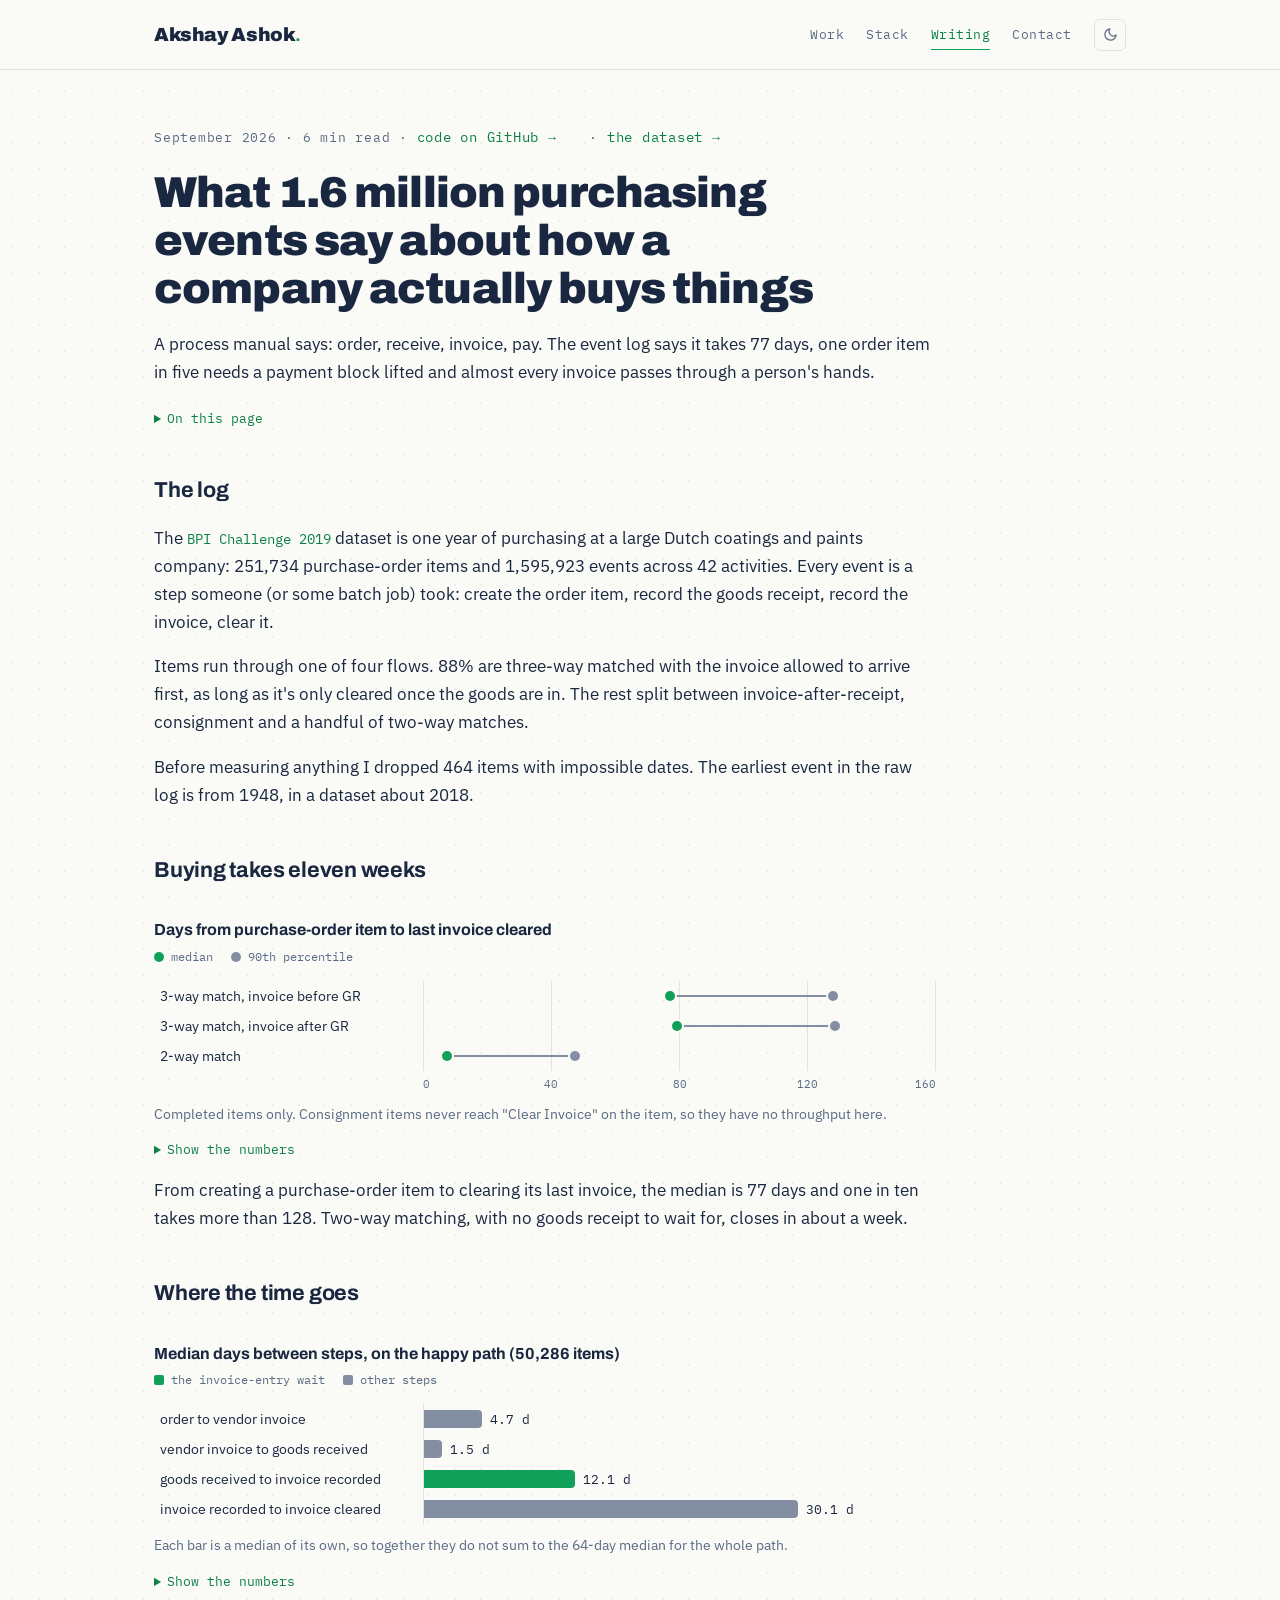
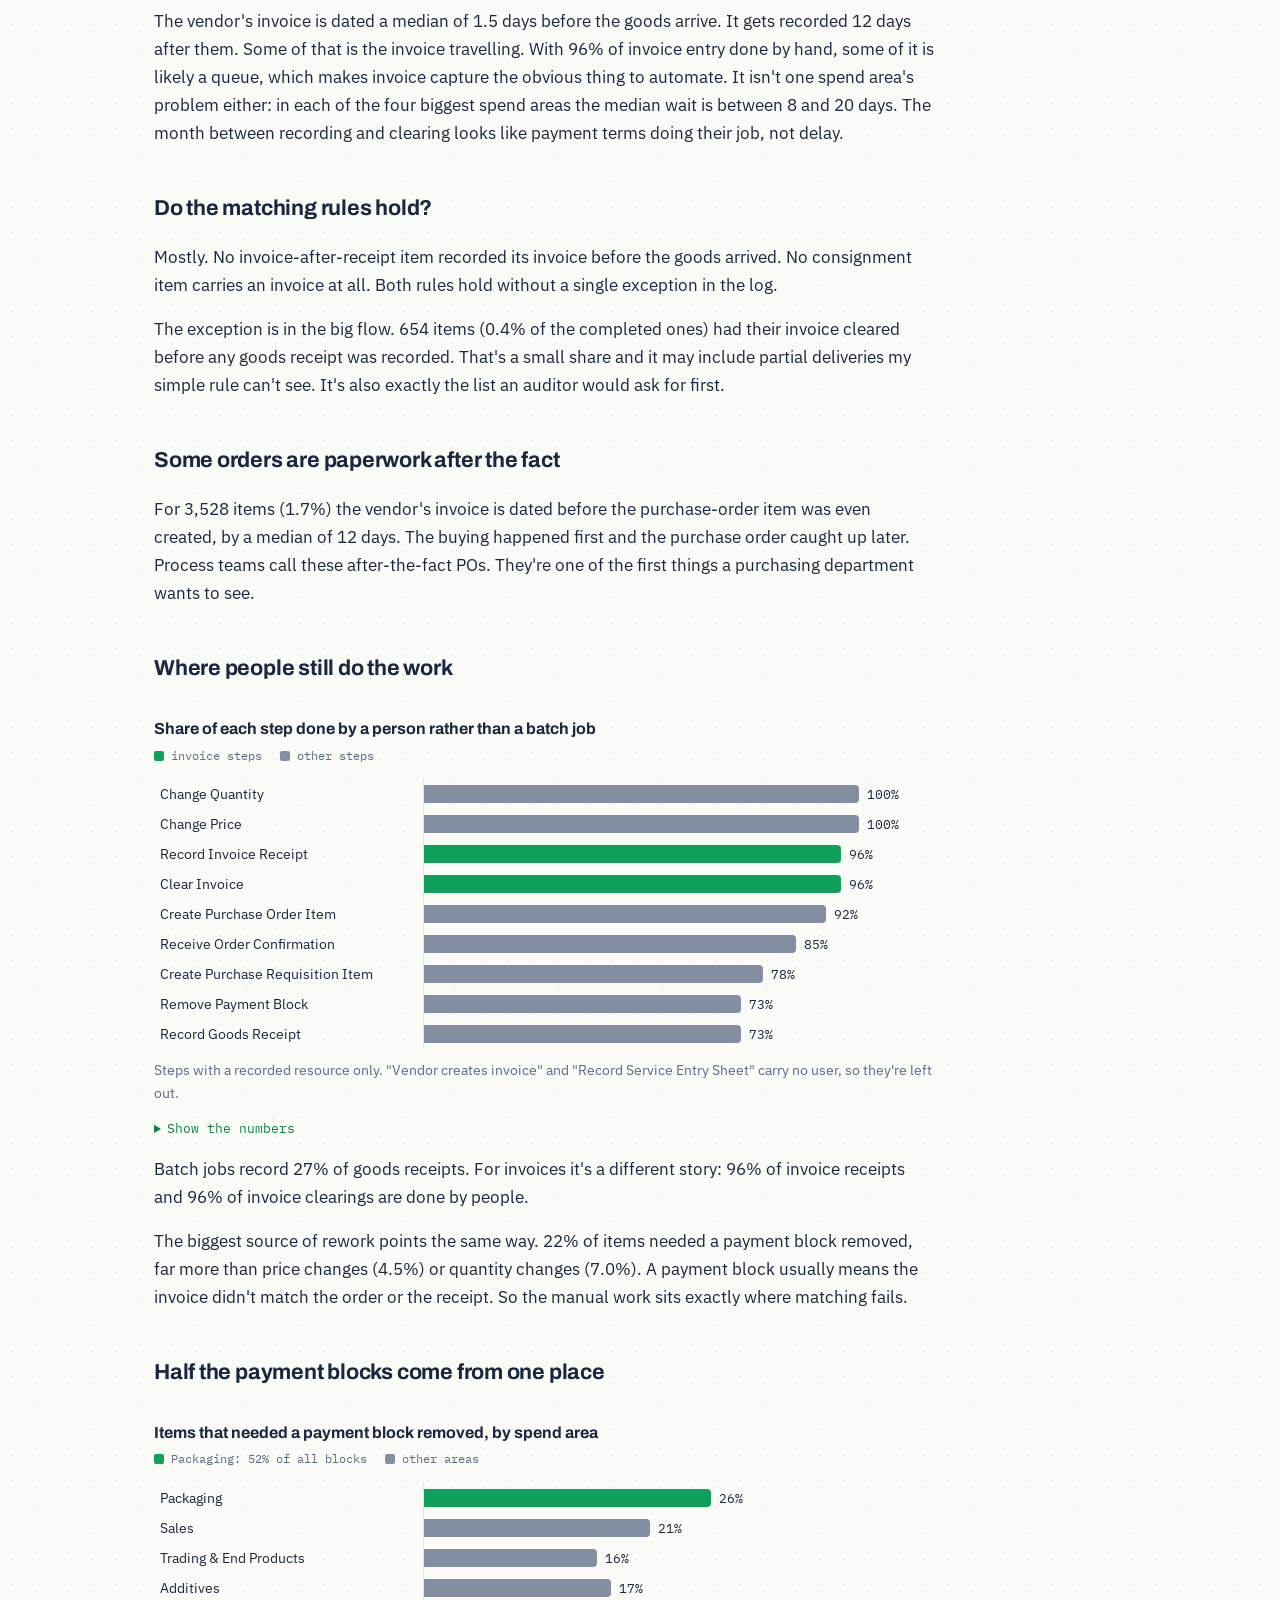
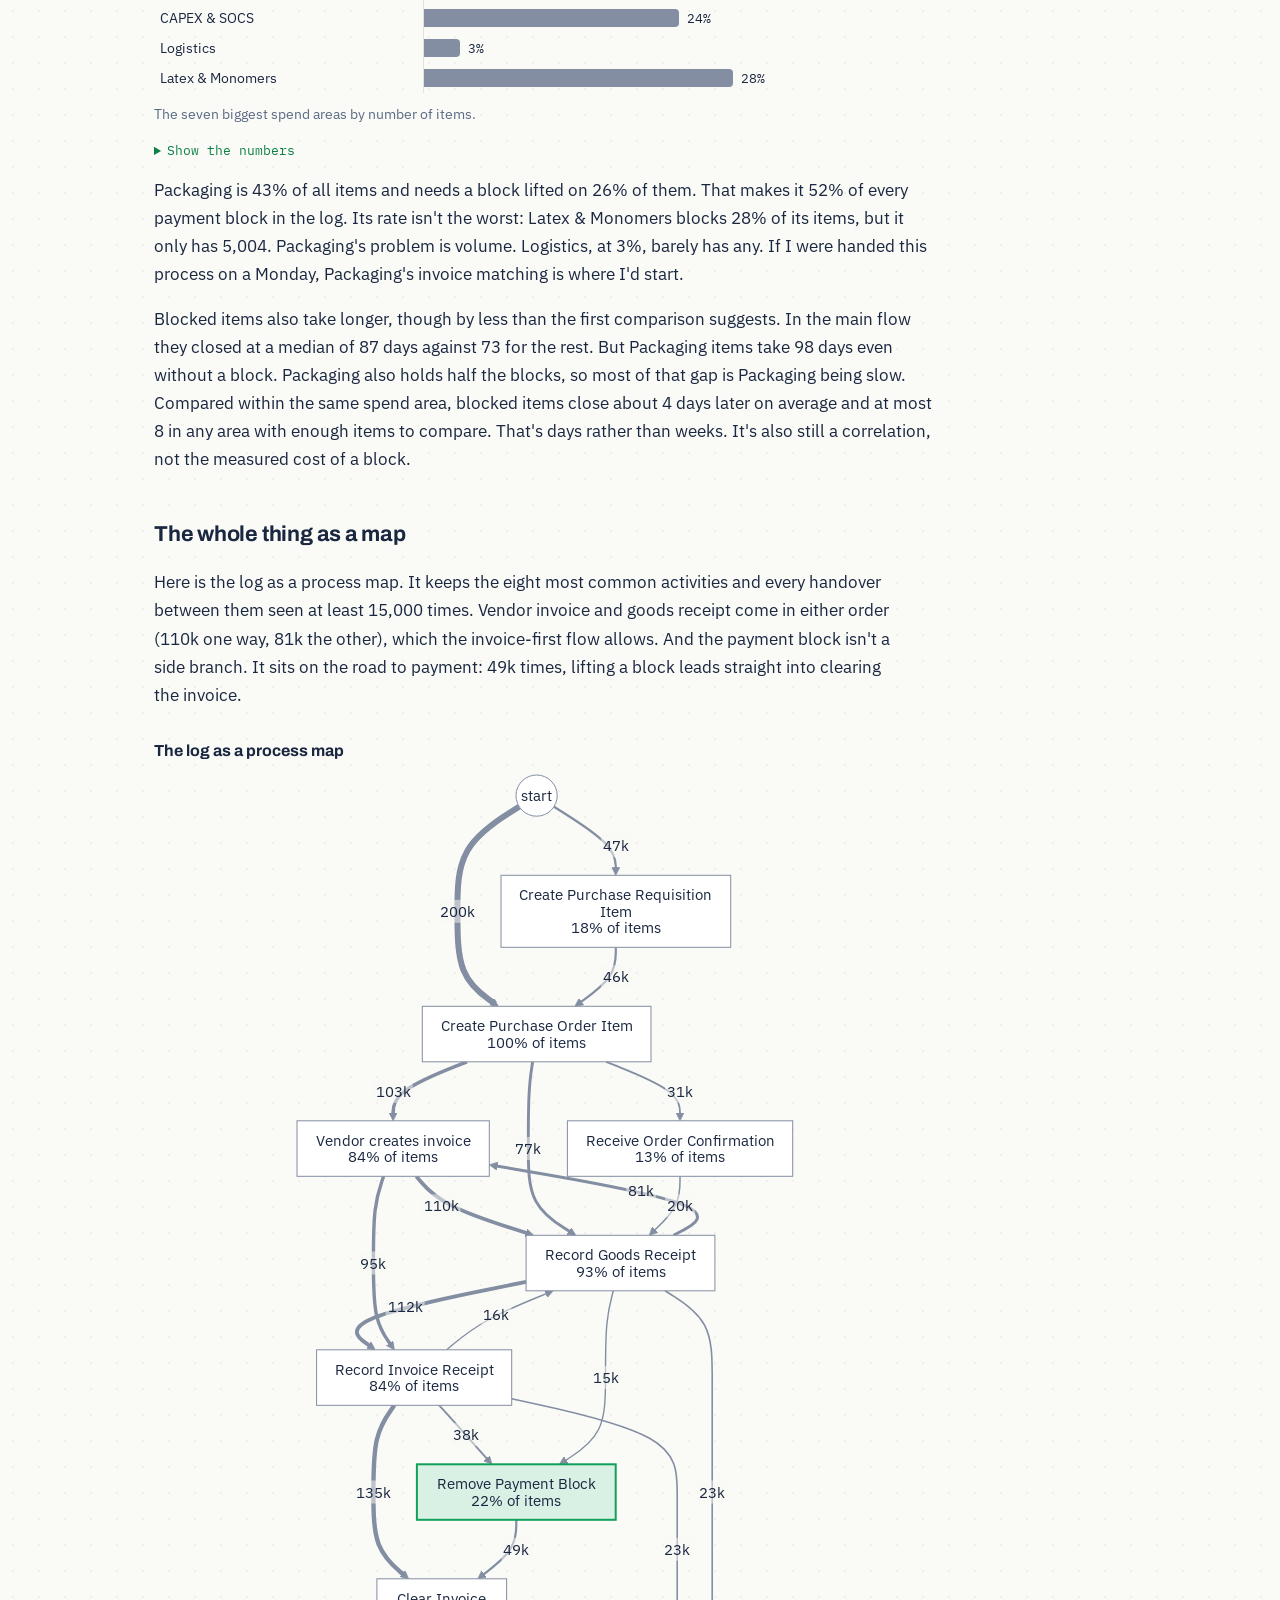
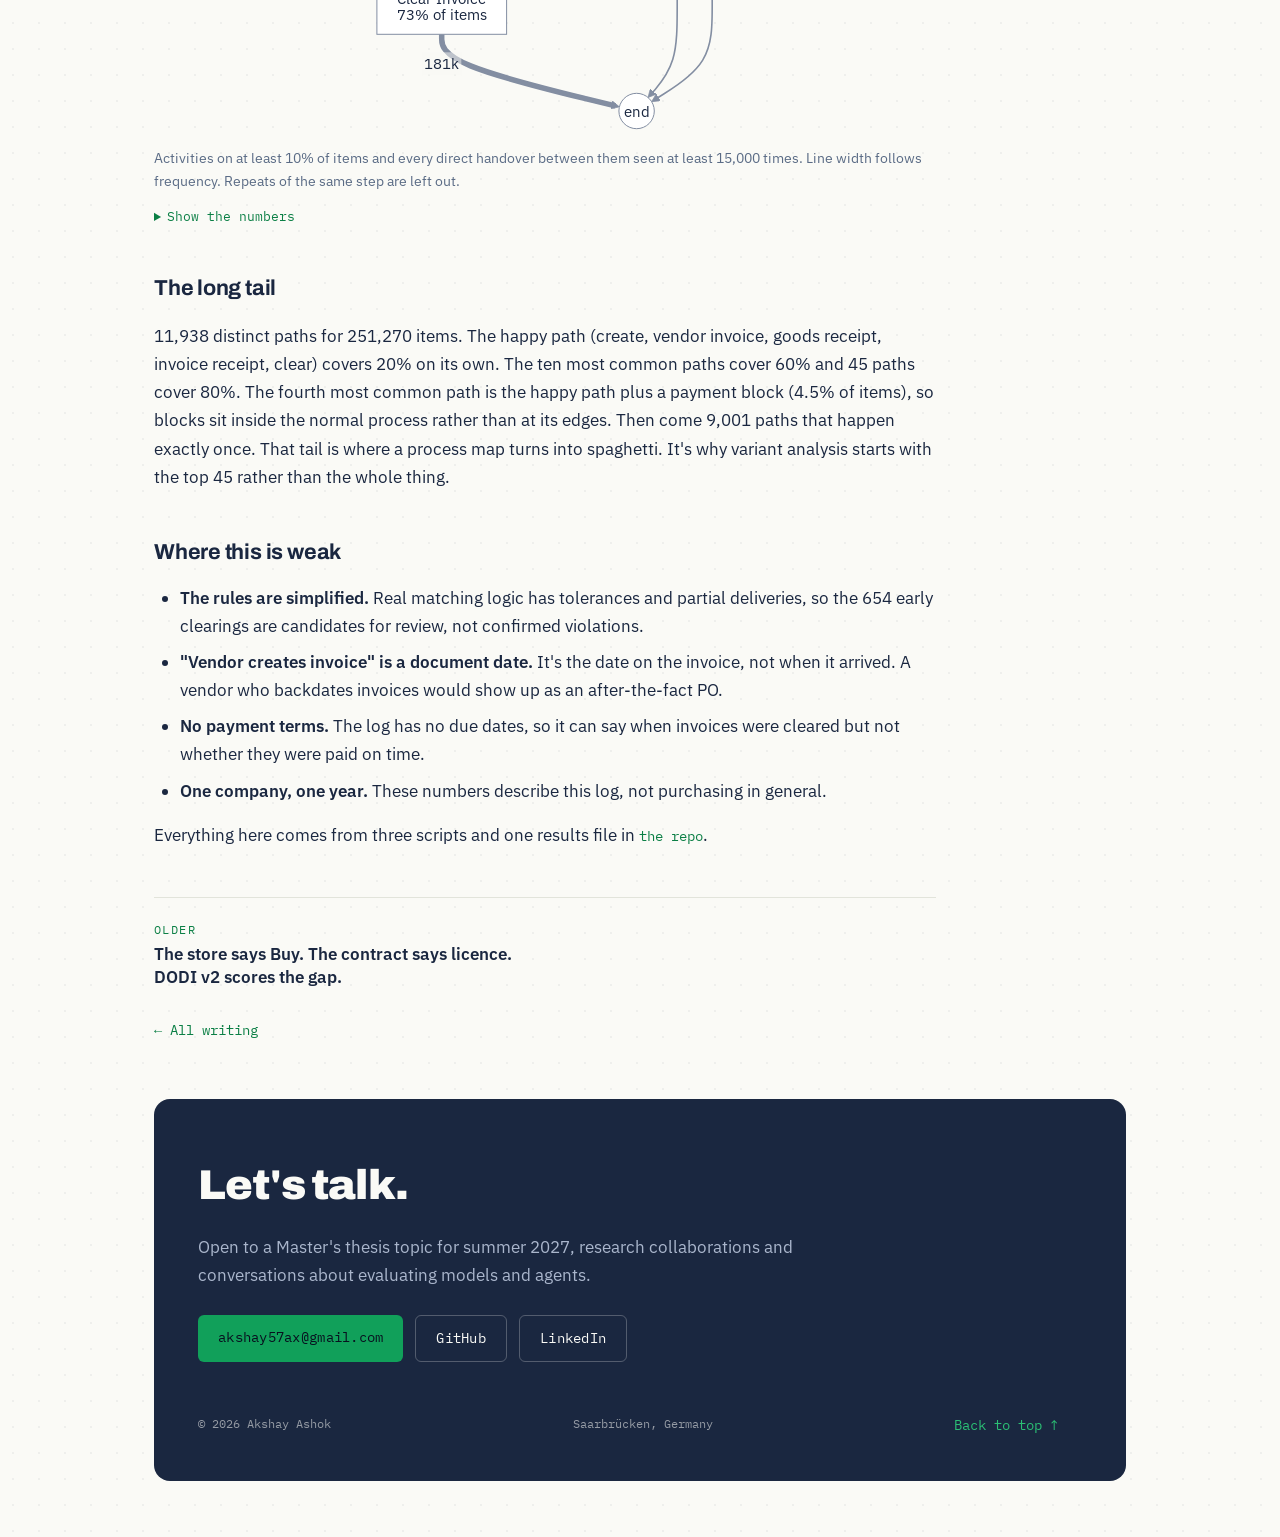
<file: writing/purchase-to-pay/index.html>
<!DOCTYPE html>
<html lang="en">
<head>
<meta charset="UTF-8">
<meta name="viewport" content="width=device-width, initial-scale=1.0">
<title>What 1.6 million purchasing events say about how a company actually buys things · Akshay Ashok</title>
<meta name="description" content="A process mining pass over a real purchase-to-pay log: orders take 77 days to close, one in five needs a payment block lifted and almost every invoice is handled by hand.">
<link rel="canonical" href="https://axwolf13.github.io/writing/purchase-to-pay/">
<link rel="icon" type="image/svg+xml" href="../../favicon.svg">
<meta name="theme-color" content="#FAFAF6">
<script>
(function(){
  var t = null;
  try{ t = localStorage.getItem('theme'); }catch(e){}
  if(t !== 'light' && t !== 'dark'){ t = matchMedia('(prefers-color-scheme: dark)').matches ? 'dark' : 'light'; }
  document.documentElement.setAttribute('data-theme', t);
  var meta = document.querySelector('meta[name="theme-color"]');
  if(meta && t === 'dark') meta.setAttribute('content', '#0F1626');
})();
</script>
<meta property="og:type" content="article">
<meta property="og:url" content="https://axwolf13.github.io/writing/purchase-to-pay/">
<meta property="og:title" content="What 1.6 million purchasing events say about how a company actually buys things">
<meta property="og:description" content="A process mining pass over a real purchase-to-pay log: orders take 77 days to close, one in five needs a payment block lifted and almost every invoice is handled by hand.">
<meta property="og:image" content="https://axwolf13.github.io/writing/purchase-to-pay/og.png">
<meta property="og:image:width" content="1200">
<meta property="og:image:height" content="630">
<meta name="twitter:card" content="summary_large_image">
<link rel="preload" href="../../fonts/archivo-latin.woff2" as="font" type="font/woff2" crossorigin>
<link rel="preload" href="../../fonts/ibm-plex-sans-latin.woff2" as="font" type="font/woff2" crossorigin>
<link rel="preload" href="../../fonts/ibm-plex-mono-400-latin.woff2" as="font" type="font/woff2" crossorigin>
<link rel="stylesheet" href="../../style.css">
<script type="application/ld+json">
{"@context": "https://schema.org", "@type": "BlogPosting", "headline": "What 1.6 million purchasing events say about how a company actually buys things", "description": "A process mining pass over a real purchase-to-pay log: orders take 77 days to close, one in five needs a payment block lifted and almost every invoice is handled by hand.", "datePublished": "2026-09-30", "dateModified": "2026-10-01", "url": "https://axwolf13.github.io/writing/purchase-to-pay/", "image": "https://axwolf13.github.io/writing/purchase-to-pay/og.png", "author": {"@type": "Person", "name": "Akshay Ashok", "url": "https://axwolf13.github.io/"}}
</script>
</head>
<body>

<a class="skip" href="#top">Skip to content</a>
<div id="progress" aria-hidden="true"></div>
<header>
  <div class="wrap hrow">
    <a class="logo" href="../../">Akshay Ashok<b>.</b></a>
    <nav aria-label="Main">
      <a href="../../#work">Work</a>
      <a href="../../#stack">Stack</a>
      <a href="../" class="active">Writing</a>
      <a href="../../#contact">Contact</a>
      <button class="theme-toggle" type="button" aria-label="Toggle dark mode">
        <svg class="moon" viewBox="0 0 24 24" fill="none" stroke="currentColor" stroke-width="2" stroke-linecap="round" stroke-linejoin="round" aria-hidden="true"><path d="M21 12.8A9 9 0 1 1 11.2 3a7 7 0 0 0 9.8 9.8z"/></svg>
        <svg class="sun" viewBox="0 0 24 24" fill="none" stroke="currentColor" stroke-width="2" stroke-linecap="round" stroke-linejoin="round" aria-hidden="true"><circle cx="12" cy="12" r="5"/><line x1="12" y1="1" x2="12" y2="3"/><line x1="12" y1="21" x2="12" y2="23"/><line x1="4.22" y1="4.22" x2="5.64" y2="5.64"/><line x1="18.36" y1="18.36" x2="19.78" y2="19.78"/><line x1="1" y1="12" x2="3" y2="12"/><line x1="21" y1="12" x2="23" y2="12"/><line x1="4.22" y1="19.78" x2="5.64" y2="18.36"/><line x1="18.36" y1="5.64" x2="19.78" y2="4.22"/></svg>
      </button>
    </nav>
  </div>
</header>
<div class="wrap">
  <main id="top">
    <article class="article">
      <div class="meta">September 2026 · 6 min read · <a class="textlink" href="https://github.com/Axwolf13/p2p-process-mining" target="_blank" rel="noopener">code on GitHub →</a> · <a class="textlink" href="https://doi.org/10.4121/uuid:d06aff4b-79f0-45e6-8ec8-e19730c248f1" target="_blank" rel="noopener">the dataset →</a></div>
      <h1>What 1.6 million purchasing events say about how a company actually buys things</h1>

      <p class="lede">A process manual says: order, receive, invoice, pay. The event log says it takes 77 days, one order item in five needs a payment block lifted and almost every invoice passes through a person's hands.</p>

      <h2>The log</h2>

      <p>The <a class="textlink" href="https://doi.org/10.4121/uuid:d06aff4b-79f0-45e6-8ec8-e19730c248f1" target="_blank" rel="noopener">BPI Challenge 2019</a> dataset is one year of purchasing at a large Dutch coatings and paints company: 251,734 purchase-order items and 1,595,923 events across 42 activities. Every event is a step someone (or some batch job) took: create the order item, record the goods receipt, record the invoice, clear it.</p>

      <p>Items run through one of four flows. 88% are three-way matched with the invoice allowed to arrive first, as long as it's only cleared once the goods are in. The rest split between invoice-after-receipt, consignment and a handful of two-way matches.</p>

      <p>Before measuring anything I dropped 464 items with impossible dates. The earliest event in the raw log is from 1948, in a dataset about 2018.</p>

      <h2>Buying takes eleven weeks</h2>

      <figure class="chart dumbbell wide-labels">
        <div class="chart-title">Days from purchase-order item to last invoice cleared</div>
        <div class="chart-legend" aria-hidden="true"><span><span class="key dot accent"></span>median</span><span><span class="key dot muted"></span>90th percentile</span></div>
        <div class="chart-rows">
        <div class="chart-row" tabindex="0" aria-label="3-way match, invoice before GR: median 77 days, 90th percentile 128 days, 173,636 completed items">
          <span class="lbl">3-way match, invoice before GR</span>
          <span class="plot" aria-hidden="true">
            <span class="db-line" style="left:48.3%;width:31.7%"></span>
            <span class="db-dot now" style="left:48.3%"></span>
            <span class="db-dot then" style="left:80.0%"></span>
            <span class="tip"><b>77 to 128 days</b>173,636 items</span>
          </span>
        </div>
        <div class="chart-row" tabindex="0" aria-label="3-way match, invoice after GR: median 80 days, 90th percentile 129 days, 9,656 completed items">
          <span class="lbl">3-way match, invoice after GR</span>
          <span class="plot" aria-hidden="true">
            <span class="db-line" style="left:49.7%;width:30.8%"></span>
            <span class="db-dot now" style="left:49.7%"></span>
            <span class="db-dot then" style="left:80.4%"></span>
            <span class="tip"><b>80 to 129 days</b>9,656 items</span>
          </span>
        </div>
        <div class="chart-row" tabindex="0" aria-label="2-way match: median 7 days, 90th percentile 47 days, 253 completed items">
          <span class="lbl">2-way match</span>
          <span class="plot" aria-hidden="true">
            <span class="db-line" style="left:4.6%;width:25.0%"></span>
            <span class="db-dot now" style="left:4.6%"></span>
            <span class="db-dot then" style="left:29.6%"></span>
            <span class="tip"><b>7 to 47 days</b>253 items</span>
          </span>
        </div>
        </div>
        <div class="chart-axis" aria-hidden="true"><span></span><span class="ticks"><span style="left:0%">0</span><span style="left:25%">40</span><span style="left:50%">80</span><span style="left:75%">120</span><span style="left:100%">160</span></span></div>
        <figcaption>Completed items only. Consignment items never reach "Clear Invoice" on the item, so they have no throughput here.</figcaption>
        <details class="chart-data">
          <summary>Show the numbers</summary>
          <div class="tablewrap" tabindex="0"><table>
            <thead><tr><th>Flow</th><th>Completed</th><th>Median</th><th>p75</th><th>p90</th></tr></thead>
            <tbody>
            <tr><td>3-way match, invoice before GR</td><td class="num">173,636</td><td class="num">77.3</td><td class="num">106.2</td><td class="num">128.0</td></tr>
            <tr><td>3-way match, invoice after GR</td><td class="num">9,656</td><td class="num">79.5</td><td class="num">104.6</td><td class="num">128.7</td></tr>
            <tr><td>2-way match</td><td class="num">253</td><td class="num">7.3</td><td class="num">22.2</td><td class="num">47.3</td></tr>
            </tbody>
          </table></div>
        </details>
      </figure>

      <p>From creating a purchase-order item to clearing its last invoice, the median is 77 days and one in ten takes more than 128. Two-way matching, with no goods receipt to wait for, closes in about a week.</p>

      <h2>Where the time goes</h2>

      <figure class="chart bars wide-labels">
        <div class="chart-title">Median days between steps, on the happy path (50,286 items)</div>
        <div class="chart-legend" aria-hidden="true"><span><span class="key accent"></span>the invoice-entry wait</span><span><span class="key muted"></span>other steps</span></div>
        <div class="chart-rows">
        <div class="chart-row" tabindex="0" aria-label="order to vendor invoice: median 4.7 days, 90th percentile 25.3 days">
          <span class="lbl">order to vendor invoice</span>
          <span class="plot" aria-hidden="true">
            <span class="bar" style="width:11.4%"></span>
            <span class="bar-val" style="left:11.4%">4.7 d</span>
            <span class="tip"><b>4.7 days</b>p90 25.3 days</span>
          </span>
        </div>
        <div class="chart-row" tabindex="0" aria-label="vendor invoice to goods received: median 1.5 days, 90th percentile 4.8 days">
          <span class="lbl">vendor invoice to goods received</span>
          <span class="plot" aria-hidden="true">
            <span class="bar" style="width:3.6%"></span>
            <span class="bar-val" style="left:3.6%">1.5 d</span>
            <span class="tip"><b>1.5 days</b>p90 4.8 days</span>
          </span>
        </div>
        <div class="chart-row" tabindex="0" aria-label="goods received to invoice recorded: median 12.1 days, 90th percentile 47.4 days">
          <span class="lbl">goods received to invoice recorded</span>
          <span class="plot" aria-hidden="true">
            <span class="bar accent" style="width:29.4%"></span>
            <span class="bar-val" style="left:29.4%">12.1 d</span>
            <span class="tip"><b>12.1 days</b>p90 47.4 days</span>
          </span>
        </div>
        <div class="chart-row" tabindex="0" aria-label="invoice recorded to invoice cleared: median 30.1 days, 90th percentile 73.0 days">
          <span class="lbl">invoice recorded to invoice cleared</span>
          <span class="plot" aria-hidden="true">
            <span class="bar" style="width:73.1%"></span>
            <span class="bar-val" style="left:73.1%">30.1 d</span>
            <span class="tip"><b>30.1 days</b>p90 73.0 days</span>
          </span>
        </div>
        </div>
        <figcaption>Each bar is a median of its own, so together they do not sum to the 64-day median for the whole path.</figcaption>
        <details class="chart-data">
          <summary>Show the numbers</summary>
          <div class="tablewrap" tabindex="0"><table>
            <thead><tr><th>Step</th><th>Median days</th><th>p90 days</th></tr></thead><tbody>
            <tr><td>order to vendor invoice</td><td class="num">4.7</td><td class="num">25.3</td></tr>
            <tr><td>vendor invoice to goods received</td><td class="num">1.5</td><td class="num">4.8</td></tr>
            <tr><td>goods received to invoice recorded</td><td class="num">12.1</td><td class="num">47.4</td></tr>
            <tr><td>invoice recorded to invoice cleared</td><td class="num">30.1</td><td class="num">73.0</td></tr>
            </tbody></table></div>
        </details>
      </figure>

      <p>The vendor's invoice is dated a median of 1.5 days before the goods arrive. It gets recorded 12 days after them. Some of that is the invoice travelling. With 96% of invoice entry done by hand, some of it is likely a queue, which makes invoice capture the obvious thing to automate. It isn't one spend area's problem either: in each of the four biggest spend areas the median wait is between 8 and 20 days. The month between recording and clearing looks like payment terms doing their job, not delay.</p>

      <h2>Do the matching rules hold?</h2>

      <p>Mostly. No invoice-after-receipt item recorded its invoice before the goods arrived. No consignment item carries an invoice at all. Both rules hold without a single exception in the log.</p>

      <p>The exception is in the big flow. 654 items (0.4% of the completed ones) had their invoice cleared before any goods receipt was recorded. That's a small share and it may include partial deliveries my simple rule can't see. It's also exactly the list an auditor would ask for first.</p>

      <h2>Some orders are paperwork after the fact</h2>

      <p>For 3,528 items (1.7%) the vendor's invoice is dated before the purchase-order item was even created, by a median of 12 days. The buying happened first and the purchase order caught up later. Process teams call these after-the-fact POs. They're one of the first things a purchasing department wants to see.</p>

      <h2>Where people still do the work</h2>

      <figure class="chart bars wide-labels">
        <div class="chart-title">Share of each step done by a person rather than a batch job</div>
        <div class="chart-legend" aria-hidden="true"><span><span class="key accent"></span>invoice steps</span><span><span class="key muted"></span>other steps</span></div>
        <div class="chart-rows">
        <div class="chart-row" tabindex="0" aria-label="Change Quantity: 100% of 21,433 events done by people, 0% by batch jobs">
          <span class="lbl">Change Quantity</span>
          <span class="plot" aria-hidden="true">
            <span class="bar" style="width:85.0%"></span>
            <span class="bar-val" style="left:85.0%">100%</span>
            <span class="tip"><b>100% manual</b>21,433 events</span>
          </span>
        </div>
        <div class="chart-row" tabindex="0" aria-label="Change Price: 100% of 12,402 events done by people, 0% by batch jobs">
          <span class="lbl">Change Price</span>
          <span class="plot" aria-hidden="true">
            <span class="bar" style="width:85.0%"></span>
            <span class="bar-val" style="left:85.0%">100%</span>
            <span class="tip"><b>100% manual</b>12,402 events</span>
          </span>
        </div>
        <div class="chart-row" tabindex="0" aria-label="Record Invoice Receipt: 96% of 228,020 events done by people, 4% by batch jobs">
          <span class="lbl">Record Invoice Receipt</span>
          <span class="plot" aria-hidden="true">
            <span class="bar accent" style="width:81.5%"></span>
            <span class="bar-val" style="left:81.5%">96%</span>
            <span class="tip"><b>96% manual</b>228,020 events</span>
          </span>
        </div>
        <div class="chart-row" tabindex="0" aria-label="Clear Invoice: 96% of 194,120 events done by people, 0% by batch jobs">
          <span class="lbl">Clear Invoice</span>
          <span class="plot" aria-hidden="true">
            <span class="bar accent" style="width:81.5%"></span>
            <span class="bar-val" style="left:81.5%">96%</span>
            <span class="tip"><b>96% manual</b>194,120 events</span>
          </span>
        </div>
        <div class="chart-row" tabindex="0" aria-label="Create Purchase Order Item: 92% of 251,270 events done by people, 8% by batch jobs">
          <span class="lbl">Create Purchase Order Item</span>
          <span class="plot" aria-hidden="true">
            <span class="bar" style="width:78.5%"></span>
            <span class="bar-val" style="left:78.5%">92%</span>
            <span class="tip"><b>92% manual</b>251,270 events</span>
          </span>
        </div>
        <div class="chart-row" tabindex="0" aria-label="Receive Order Confirmation: 85% of 32,065 events done by people, 15% by batch jobs">
          <span class="lbl">Receive Order Confirmation</span>
          <span class="plot" aria-hidden="true">
            <span class="bar" style="width:72.6%"></span>
            <span class="bar-val" style="left:72.6%">85%</span>
            <span class="tip"><b>85% manual</b>32,065 events</span>
          </span>
        </div>
        <div class="chart-row" tabindex="0" aria-label="Create Purchase Requisition Item: 78% of 46,590 events done by people, 22% by batch jobs">
          <span class="lbl">Create Purchase Requisition Item</span>
          <span class="plot" aria-hidden="true">
            <span class="bar" style="width:66.3%"></span>
            <span class="bar-val" style="left:66.3%">78%</span>
            <span class="tip"><b>78% manual</b>46,590 events</span>
          </span>
        </div>
        <div class="chart-row" tabindex="0" aria-label="Remove Payment Block: 73% of 57,124 events done by people, 27% by batch jobs">
          <span class="lbl">Remove Payment Block</span>
          <span class="plot" aria-hidden="true">
            <span class="bar" style="width:62.0%"></span>
            <span class="bar-val" style="left:62.0%">73%</span>
            <span class="tip"><b>73% manual</b>57,124 events</span>
          </span>
        </div>
        <div class="chart-row" tabindex="0" aria-label="Record Goods Receipt: 73% of 313,486 events done by people, 27% by batch jobs">
          <span class="lbl">Record Goods Receipt</span>
          <span class="plot" aria-hidden="true">
            <span class="bar" style="width:62.0%"></span>
            <span class="bar-val" style="left:62.0%">73%</span>
            <span class="tip"><b>73% manual</b>313,486 events</span>
          </span>
        </div>
        </div>
        <figcaption>Steps with a recorded resource only. "Vendor creates invoice" and "Record Service Entry Sheet" carry no user, so they're left out.</figcaption>
        <details class="chart-data">
          <summary>Show the numbers</summary>
          <div class="tablewrap" tabindex="0"><table>
            <thead><tr><th>Step</th><th>Events</th><th>% manual</th><th>% batch</th></tr></thead>
            <tbody>
            <tr><td>Change Quantity</td><td class="num">21,433</td><td class="num">100.0</td><td class="num">0.0</td></tr>
            <tr><td>Change Price</td><td class="num">12,402</td><td class="num">100.0</td><td class="num">0.0</td></tr>
            <tr><td>Record Invoice Receipt</td><td class="num">228,020</td><td class="num">95.9</td><td class="num">4.1</td></tr>
            <tr><td>Clear Invoice</td><td class="num">194,120</td><td class="num">95.9</td><td class="num">0.0</td></tr>
            <tr><td>Create Purchase Order Item</td><td class="num">251,270</td><td class="num">92.3</td><td class="num">7.7</td></tr>
            <tr><td>Receive Order Confirmation</td><td class="num">32,065</td><td class="num">85.4</td><td class="num">14.6</td></tr>
            <tr><td>Create Purchase Requisition Item</td><td class="num">46,590</td><td class="num">78.0</td><td class="num">22.0</td></tr>
            <tr><td>Remove Payment Block</td><td class="num">57,124</td><td class="num">73.0</td><td class="num">27.0</td></tr>
            <tr><td>Record Goods Receipt</td><td class="num">313,486</td><td class="num">72.9</td><td class="num">27.1</td></tr>
            </tbody>
          </table></div>
        </details>
      </figure>

      <p>Batch jobs record 27% of goods receipts. For invoices it's a different story: 96% of invoice receipts and 96% of invoice clearings are done by people.</p>

      <p>The biggest source of rework points the same way. 22% of items needed a payment block removed, far more than price changes (4.5%) or quantity changes (7.0%). A payment block usually means the invoice didn't match the order or the receipt. So the manual work sits exactly where matching fails.</p>

      <h2>Half the payment blocks come from one place</h2>

      <figure class="chart bars wide-labels">
        <div class="chart-title">Items that needed a payment block removed, by spend area</div>
        <div class="chart-legend" aria-hidden="true"><span><span class="key accent"></span>Packaging: 52% of all blocks</span><span><span class="key muted"></span>other areas</span></div>
        <div class="chart-rows">
        <div class="chart-row" tabindex="0" aria-label="Packaging: 26% of 109,169 items needed a payment block removed, 52% of all blocks">
          <span class="lbl">Packaging</span>
          <span class="plot" aria-hidden="true">
            <span class="bar accent" style="width:56.1%"></span>
            <span class="bar-val" style="left:56.1%">26%</span>
            <span class="tip"><b>26%</b>109,169 items, 52% of all blocks</span>
          </span>
        </div>
        <div class="chart-row" tabindex="0" aria-label="Sales: 21% of 65,805 items needed a payment block removed, 24% of all blocks">
          <span class="lbl">Sales</span>
          <span class="plot" aria-hidden="true">
            <span class="bar" style="width:44.2%"></span>
            <span class="bar-val" style="left:44.2%">21%</span>
            <span class="tip"><b>21%</b>65,805 items, 24% of all blocks</span>
          </span>
        </div>
        <div class="chart-row" tabindex="0" aria-label="Trading &amp; End Products: 16% of 22,280 items needed a payment block removed, 6% of all blocks">
          <span class="lbl">Trading &amp; End Products</span>
          <span class="plot" aria-hidden="true">
            <span class="bar" style="width:33.8%"></span>
            <span class="bar-val" style="left:33.8%">16%</span>
            <span class="tip"><b>16%</b>22,280 items, 6% of all blocks</span>
          </span>
        </div>
        <div class="chart-row" tabindex="0" aria-label="Additives: 17% of 18,310 items needed a payment block removed, 6% of all blocks">
          <span class="lbl">Additives</span>
          <span class="plot" aria-hidden="true">
            <span class="bar" style="width:36.5%"></span>
            <span class="bar-val" style="left:36.5%">17%</span>
            <span class="tip"><b>17%</b>18,310 items, 6% of all blocks</span>
          </span>
        </div>
        <div class="chart-row" tabindex="0" aria-label="CAPEX &amp; SOCS: 24% of 6,748 items needed a payment block removed, 3% of all blocks">
          <span class="lbl">CAPEX &amp; SOCS</span>
          <span class="plot" aria-hidden="true">
            <span class="bar" style="width:49.9%"></span>
            <span class="bar-val" style="left:49.9%">24%</span>
            <span class="tip"><b>24%</b>6,748 items, 3% of all blocks</span>
          </span>
        </div>
        <div class="chart-row" tabindex="0" aria-label="Logistics: 3% of 5,240 items needed a payment block removed, 0% of all blocks">
          <span class="lbl">Logistics</span>
          <span class="plot" aria-hidden="true">
            <span class="bar" style="width:7.0%"></span>
            <span class="bar-val" style="left:7.0%">3%</span>
            <span class="tip"><b>3%</b>5,240 items, 0% of all blocks</span>
          </span>
        </div>
        <div class="chart-row" tabindex="0" aria-label="Latex &amp; Monomers: 28% of 5,004 items needed a payment block removed, 2% of all blocks">
          <span class="lbl">Latex &amp; Monomers</span>
          <span class="plot" aria-hidden="true">
            <span class="bar" style="width:60.3%"></span>
            <span class="bar-val" style="left:60.3%">28%</span>
            <span class="tip"><b>28%</b>5,004 items, 2% of all blocks</span>
          </span>
        </div>
        </div>
        <figcaption>The seven biggest spend areas by number of items.</figcaption>
        <details class="chart-data">
          <summary>Show the numbers</summary>
          <div class="tablewrap" tabindex="0"><table>
            <thead><tr><th>Spend area</th><th>Items</th><th>% blocked</th><th>% of all blocks</th></tr></thead>
            <tbody>
            <tr><td>Packaging</td><td class="num">109,169</td><td class="num">26.4</td><td class="num">51.7</td></tr>
            <tr><td>Sales</td><td class="num">65,805</td><td class="num">20.8</td><td class="num">24.5</td></tr>
            <tr><td>Trading &amp; End Products</td><td class="num">22,280</td><td class="num">15.9</td><td class="num">6.3</td></tr>
            <tr><td>Additives</td><td class="num">18,310</td><td class="num">17.2</td><td class="num">5.6</td></tr>
            <tr><td>CAPEX &amp; SOCS</td><td class="num">6,748</td><td class="num">23.5</td><td class="num">2.8</td></tr>
            <tr><td>Logistics</td><td class="num">5,240</td><td class="num">3.3</td><td class="num">0.3</td></tr>
            <tr><td>Latex &amp; Monomers</td><td class="num">5,004</td><td class="num">28.4</td><td class="num">2.5</td></tr>
            </tbody>
          </table></div>
        </details>
      </figure>

      <p>Packaging is 43% of all items and needs a block lifted on 26% of them. That makes it 52% of every payment block in the log. Its rate isn't the worst: Latex &amp; Monomers blocks 28% of its items, but it only has 5,004. Packaging's problem is volume. Logistics, at 3%, barely has any. If I were handed this process on a Monday, Packaging's invoice matching is where I'd start.</p>

      <p>Blocked items also take longer, though by less than the first comparison suggests. In the main flow they closed at a median of 87 days against 73 for the rest. But Packaging items take 98 days even without a block. Packaging also holds half the blocks, so most of that gap is Packaging being slow. Compared within the same spend area, blocked items close about 4 days later on average and at most 8 in any area with enough items to compare. That's days rather than weeks. It's also still a correlation, not the measured cost of a block.</p>

      <h2>The whole thing as a map</h2>

      <p>Here is the log as a process map. It keeps the eight most common activities and every handover between them seen at least 15,000 times. Vendor invoice and goods receipt come in either order (110k one way, 81k the other), which the invoice-first flow allows. And the payment block isn't a side branch. It sits on the road to payment: 49k times, lifting a block leads straight into clearing the invoice.</p>

      <figure class="chart procmap">
        <div class="chart-title">The log as a process map</div>
        <div class="procmap-svg" role="img" aria-label="Process map of the eight most common purchasing activities. The details below list every handover shown.">
<svg aria-hidden="true" focusable="false" id="p2pmap" width="100%" xmlns="http://www.w3.org/2000/svg" class="flowchart" style="max-width: 511.75px;" viewBox="0 0 511.75 969.78125" role="graphics-document document" aria-roledescription="flowchart-v2"><style>#p2pmap{font-family:IBM Plex Sans,sans-serif;font-size:15px;fill:var(--muted);}@keyframes edge-animation-frame{from{stroke-dashoffset:0;}}@keyframes dash{to{stroke-dashoffset:0;}}#p2pmap .edge-animation-slow{stroke-dasharray:9,5!important;stroke-dashoffset:900;animation:dash 50s linear infinite;stroke-linecap:round;}#p2pmap .edge-animation-fast{stroke-dasharray:9,5!important;stroke-dashoffset:900;animation:dash 20s linear infinite;stroke-linecap:round;}#p2pmap .error-icon{fill:hsl(179.7637795276, 100%, 54.8039215686%);}#p2pmap .error-text{fill:rgb(230.5000000001, 0, 0.9074803148);stroke:rgb(230.5000000001, 0, 0.9074803148);}#p2pmap .edge-thickness-normal{stroke-width:1px;}#p2pmap .edge-thickness-thick{stroke-width:3.5px;}#p2pmap .edge-pattern-solid{stroke-dasharray:0;}#p2pmap .edge-thickness-invisible{stroke-width:0;fill:none;}#p2pmap .edge-pattern-dashed{stroke-dasharray:3;}#p2pmap .edge-pattern-dotted{stroke-dasharray:2;}#p2pmap .marker{fill:var(--chart-muted);stroke:var(--chart-muted);}#p2pmap .marker.cross{stroke:var(--chart-muted);}#p2pmap svg{font-family:IBM Plex Sans,sans-serif;font-size:15px;}#p2pmap p{margin:0;}#p2pmap .label{font-family:IBM Plex Sans,sans-serif;color:var(--ink);}#p2pmap .cluster-label text{fill:rgb(230.5000000001, 0, 0.9074803148);}#p2pmap .cluster-label span{color:rgb(230.5000000001, 0, 0.9074803148);}#p2pmap .cluster-label span p{background-color:transparent;}#p2pmap .label text,#p2pmap span{fill:var(--ink);color:var(--ink);}#p2pmap .node rect,#p2pmap .node circle,#p2pmap .node ellipse,#p2pmap .node polygon,#p2pmap .node path{fill:var(--card);stroke:var(--chart-muted);stroke-width:1px;}#p2pmap .rough-node .label text,#p2pmap .node .label text,#p2pmap .image-shape .label,#p2pmap .icon-shape .label{text-anchor:middle;}#p2pmap .node .katex path{fill:#000;stroke:#000;stroke-width:1px;}#p2pmap .rough-node .label,#p2pmap .node .label,#p2pmap .image-shape .label,#p2pmap .icon-shape .label{text-align:center;}#p2pmap .node.clickable{cursor:pointer;}#p2pmap .root .anchor path{fill:var(--chart-muted)!important;stroke-width:0;stroke:var(--chart-muted);}#p2pmap .arrowheadPath{fill:var(--chart-muted);}#p2pmap .edgePaths .path{stroke:var(--chart-muted);stroke-width:1px;}#p2pmap .flowchart-link{stroke:var(--chart-muted);fill:none;}#p2pmap .edgeLabel{background-color:var(--paper);text-align:center;}#p2pmap .edgeLabel p{background-color:var(--paper);}#p2pmap .edgeLabel rect{opacity:0.5;background-color:var(--paper);fill:var(--paper);}#p2pmap .labelBkg{background-color:var(--paper);}#p2pmap .cluster rect{fill:hsl(179.7637795276, 100%, 54.8039215686%);stroke:hsl(179.7637795276, 60%, 44.8039215686%);stroke-width:1px;}#p2pmap .cluster text{fill:rgb(230.5000000001, 0, 0.9074803148);}#p2pmap .cluster span{color:rgb(230.5000000001, 0, 0.9074803148);}#p2pmap .node .collapsed-indicator{fill:hsl(179.7637795276, 60%, 44.8039215686%);stroke:none;opacity:0.6;}#p2pmap .node .collapsed-separator{stroke:hsl(179.7637795276, 60%, 44.8039215686%);stroke-width:0.75px;}#p2pmap div.mermaidTooltip{position:absolute;text-align:center;max-width:200px;padding:2px;font-family:IBM Plex Sans,sans-serif;font-size:12px;background:hsl(179.7637795276, 100%, 54.8039215686%);border:1px solid hsl(179.7637795276, 60%, 44.8039215686%);border-radius:2px;pointer-events:none;z-index:100;}#p2pmap .flowchartTitleText{text-anchor:middle;font-size:18px;fill:var(--muted);}#p2pmap rect.text{fill:none;stroke-width:0;}#p2pmap .icon-shape,#p2pmap .image-shape{background-color:var(--paper);text-align:center;}#p2pmap .icon-shape p,#p2pmap .image-shape p{background-color:var(--paper);padding:2px;}#p2pmap .icon-shape .label rect,#p2pmap .image-shape .label rect{opacity:0.5;background-color:var(--paper);fill:var(--paper);}#p2pmap .label-icon{display:inline-block;height:1em;overflow:visible;vertical-align:-0.125em;}#p2pmap .node .label-icon path{fill:currentColor;stroke:revert;stroke-width:revert;}#p2pmap .node .neo-node{stroke:var(--chart-muted);}#p2pmap [data-look="neo"].node rect,#p2pmap [data-look="neo"].cluster rect,#p2pmap [data-look="neo"].node polygon{stroke:url(#p2pmap-gradient);filter:drop-shadow( 1px 2px 2px rgba(185,185,185,1));}#p2pmap [data-look="neo"].swimlane.cluster rect{filter:none;}#p2pmap [data-look="neo"].node path{stroke:url(#p2pmap-gradient);stroke-width:1px;}#p2pmap [data-look="neo"].node .outer-path{filter:drop-shadow( 1px 2px 2px rgba(185,185,185,1));}#p2pmap [data-look="neo"].node .neo-line path{stroke:var(--chart-muted);filter:none;}#p2pmap [data-look="neo"].node circle{stroke:url(#p2pmap-gradient);filter:drop-shadow( 1px 2px 2px rgba(185,185,185,1));}#p2pmap [data-look="neo"].node circle .state-start{fill:#000000;}#p2pmap [data-look="neo"].icon-shape .icon{fill:url(#p2pmap-gradient);filter:drop-shadow( 1px 2px 2px rgba(185,185,185,1));}#p2pmap [data-look="neo"].icon-shape .icon-neo path{stroke:url(#p2pmap-gradient);filter:drop-shadow( 1px 2px 2px rgba(185,185,185,1));}#p2pmap :root{--mermaid-font-family:"trebuchet ms",verdana,arial,sans-serif;}#p2pmap .block rect{fill:color-mix(in srgb, var(--chart-accent) 16%, var(--card))!important;stroke:var(--chart-accent)!important;stroke-width:2px!important;color:var(--ink)!important;}#p2pmap .block polygon{fill:color-mix(in srgb, var(--chart-accent) 16%, var(--card))!important;stroke:var(--chart-accent)!important;stroke-width:2px!important;color:var(--ink)!important;}#p2pmap .block ellipse{fill:color-mix(in srgb, var(--chart-accent) 16%, var(--card))!important;stroke:var(--chart-accent)!important;stroke-width:2px!important;color:var(--ink)!important;}#p2pmap .block circle{fill:color-mix(in srgb, var(--chart-accent) 16%, var(--card))!important;stroke:var(--chart-accent)!important;stroke-width:2px!important;color:var(--ink)!important;}#p2pmap .block path{fill:color-mix(in srgb, var(--chart-accent) 16%, var(--card))!important;stroke:var(--chart-accent)!important;stroke-width:2px!important;color:var(--ink)!important;}#p2pmap .block tspan{fill:var(--ink)!important;}</style><g><marker id="p2pmap_flowchart-v2-pointEnd" class="marker flowchart-v2" viewBox="0 0 10 10" refX="5" refY="5" markerUnits="userSpaceOnUse" markerWidth="8" markerHeight="8" orient="auto"><path d="M 0 0 L 10 5 L 0 10 z" class="arrowMarkerPath" style="stroke-width: 1; stroke-dasharray: 1, 0;"></path></marker><marker id="p2pmap_flowchart-v2-pointStart" class="marker flowchart-v2" viewBox="0 0 10 10" refX="4.5" refY="5" markerUnits="userSpaceOnUse" markerWidth="8" markerHeight="8" orient="auto"><path d="M 0 5 L 10 10 L 10 0 z" class="arrowMarkerPath" style="stroke-width: 1; stroke-dasharray: 1, 0;"></path></marker><marker id="p2pmap_flowchart-v2-pointEnd-margin" class="marker flowchart-v2" viewBox="0 0 11.5 14" refX="11.5" refY="7" markerUnits="userSpaceOnUse" markerWidth="10.5" markerHeight="14" orient="auto"><path d="M 0 0 L 11.5 7 L 0 14 z" class="arrowMarkerPath" style="stroke-width: 0; stroke-dasharray: 1, 0;"></path></marker><marker id="p2pmap_flowchart-v2-pointStart-margin" class="marker flowchart-v2" viewBox="0 0 11.5 14" refX="1" refY="7" markerUnits="userSpaceOnUse" markerWidth="11.5" markerHeight="14" orient="auto"><polygon points="0,7 11.5,14 11.5,0" class="arrowMarkerPath" style="stroke-width: 0; stroke-dasharray: 1, 0;"></polygon></marker><marker id="p2pmap_flowchart-v2-circleEnd" class="marker flowchart-v2" viewBox="0 0 10 10" refX="11" refY="5" markerUnits="userSpaceOnUse" markerWidth="11" markerHeight="11" orient="auto"><circle cx="5" cy="5" r="5" class="arrowMarkerPath" style="stroke-width: 1; stroke-dasharray: 1, 0;"></circle></marker><marker id="p2pmap_flowchart-v2-circleStart" class="marker flowchart-v2" viewBox="0 0 10 10" refX="-1" refY="5" markerUnits="userSpaceOnUse" markerWidth="11" markerHeight="11" orient="auto"><circle cx="5" cy="5" r="5" class="arrowMarkerPath" style="stroke-width: 1; stroke-dasharray: 1, 0;"></circle></marker><marker id="p2pmap_flowchart-v2-circleEnd-margin" class="marker flowchart-v2" viewBox="0 0 10 10" refY="5" refX="12.2" markerUnits="userSpaceOnUse" markerWidth="14" markerHeight="14" orient="auto"><circle cx="5" cy="5" r="5" class="arrowMarkerPath" style="stroke-width: 0; stroke-dasharray: 1, 0;"></circle></marker><marker id="p2pmap_flowchart-v2-circleStart-margin" class="marker flowchart-v2" viewBox="0 0 10 10" refX="-2" refY="5" markerUnits="userSpaceOnUse" markerWidth="14" markerHeight="14" orient="auto"><circle cx="5" cy="5" r="5" class="arrowMarkerPath" style="stroke-width: 0; stroke-dasharray: 1, 0;"></circle></marker><marker id="p2pmap_flowchart-v2-crossEnd" class="marker cross flowchart-v2" viewBox="0 0 11 11" refX="12" refY="5.2" markerUnits="userSpaceOnUse" markerWidth="11" markerHeight="11" orient="auto"><path d="M 1,1 l 9,9 M 10,1 l -9,9" class="arrowMarkerPath" style="stroke-width: 2; stroke-dasharray: 1, 0;"></path></marker><marker id="p2pmap_flowchart-v2-crossStart" class="marker cross flowchart-v2" viewBox="0 0 11 11" refX="-1" refY="5.2" markerUnits="userSpaceOnUse" markerWidth="11" markerHeight="11" orient="auto"><path d="M 1,1 l 9,9 M 10,1 l -9,9" class="arrowMarkerPath" style="stroke-width: 2; stroke-dasharray: 1, 0;"></path></marker><marker id="p2pmap_flowchart-v2-crossEnd-margin" class="marker cross flowchart-v2" viewBox="0 0 15 15" refX="17.7" refY="7.5" markerUnits="userSpaceOnUse" markerWidth="12" markerHeight="12" orient="auto"><path d="M 1,1 L 14,14 M 1,14 L 14,1" class="arrowMarkerPath" style="stroke-width: 2.5;"></path></marker><marker id="p2pmap_flowchart-v2-crossStart-margin" class="marker cross flowchart-v2" viewBox="0 0 15 15" refX="-3.5" refY="7.5" markerUnits="userSpaceOnUse" markerWidth="12" markerHeight="12" orient="auto"><path d="M 1,1 L 14,14 M 1,14 L 14,1" class="arrowMarkerPath" style="stroke-width: 2.5; stroke-dasharray: 1, 0;"></path></marker><g class="root"><g class="clusters"></g><g class="edgePaths"><path d="M230.1,39.7L219.8,46.2C209.5,52.7,189.0,65.7,178.7,83.2C168.4,100.6,168.4,122.4,168.4,144.3C168.4,166.1,168.4,187.9,174.6,203.4C180.9,218.8,193.4,227.9,199.7,232.4L205.9,236.9" id="p2pmap-L_start_a0_0" class="edge-thickness-normal edge-pattern-solid edge-thickness-normal edge-pattern-solid flowchart-link" style="stroke-width:6.0px;fill:none;;;stroke-width:6.0px;fill:none" data-edge="true" data-et="edge" data-id="L_start_a0_0" data-look="classic" marker-end="url(#p2pmap_flowchart-v2-pointEnd)"></path><path d="M265.0,39.7L275.3,46.2C285.6,52.7,306.2,65.7,316.5,76.5C326.8,87.3,326.8,95.8,326.8,100.0L326.8,104.3" id="p2pmap-L_start_a6_0" class="edge-thickness-normal edge-pattern-solid edge-thickness-normal edge-pattern-solid flowchart-link" style="stroke-width:2.2px;fill:none;;;stroke-width:2.2px;fill:none" data-edge="true" data-et="edge" data-id="L_start_a6_0" data-look="classic" marker-end="url(#p2pmap_flowchart-v2-pointEnd)"></path><path d="M105.3,638.3L101.9,643.2C98.4,648.1,91.4,657.9,87.9,672.4C84.4,686.8,84.4,705.9,84.4,725.0C84.4,744.1,84.4,763.2,89.7,777.2C95.1,791.2,105.8,800.2,111.1,804.7L116.5,809.2" id="p2pmap-L_a2_a4_0" class="edge-thickness-normal edge-pattern-solid edge-thickness-normal edge-pattern-solid flowchart-link" style="stroke-width:4.4px;fill:none;;;stroke-width:4.4px;fill:none" data-edge="true" data-et="edge" data-id="L_a2_a4_0" data-look="classic" marker-end="url(#p2pmap_flowchart-v2-pointEnd)"></path><path d="M237.1,514.9L205.1,521.3C173.0,527.7,109.0,540.5,83.3,551.4C57.6,562.3,70.3,571.4,76.6,575.9L82.9,580.4" id="p2pmap-L_a1_a2_0" class="edge-thickness-normal edge-pattern-solid edge-thickness-normal edge-pattern-solid flowchart-link" style="stroke-width:3.8px;fill:none;;;stroke-width:3.8px;fill:none" data-edge="true" data-et="edge" data-id="L_a1_a2_0" data-look="classic" marker-end="url(#p2pmap_flowchart-v2-pointEnd)"></path><path d="M127.3,409.3L131.4,414.2C135.5,419.1,143.8,428.9,162.6,438.6C181.5,448.2,211.1,457.6,225.9,462.3L240.7,467.0" id="p2pmap-L_a3_a1_0" class="edge-thickness-normal edge-pattern-solid edge-thickness-normal edge-pattern-solid flowchart-link" style="stroke-width:3.8px;fill:none;;;stroke-width:3.8px;fill:none" data-edge="true" data-et="edge" data-id="L_a3_a1_0" data-look="classic" marker-end="url(#p2pmap_flowchart-v2-pointEnd)"></path><path d="M178.0,294.8L165.7,299.7C153.4,304.6,128.8,314.4,116.4,323.6C104.1,332.8,104.1,341.3,104.1,345.5L104.1,349.8" id="p2pmap-L_a0_a3_0" class="edge-thickness-normal edge-pattern-solid edge-thickness-normal edge-pattern-solid flowchart-link" style="stroke-width:3.6px;fill:none;;;stroke-width:3.6px;fill:none" data-edge="true" data-et="edge" data-id="L_a0_a3_0" data-look="classic" marker-end="url(#p2pmap_flowchart-v2-pointEnd)"></path><path d="M94.6,409.3L92.9,414.2C91.2,419.1,87.8,428.9,86.1,443.4C84.4,457.8,84.4,476.9,84.4,496.0C84.4,515.1,84.4,534.2,87.5,548.1C90.6,562.0,96.8,570.8,99.9,575.1L103.0,579.5" id="p2pmap-L_a3_a2_0" class="edge-thickness-normal edge-pattern-solid edge-thickness-normal edge-pattern-solid flowchart-link" style="stroke-width:3.4px;fill:none;;;stroke-width:3.4px;fill:none" data-edge="true" data-et="edge" data-id="L_a3_a2_0" data-look="classic" marker-end="url(#p2pmap_flowchart-v2-pointEnd)"></path><path d="M384.6,468.3L394.0,463.3C403.4,458.4,422.2,448.6,392.1,437.0C362.1,425.4,283.2,411.9,243.7,405.2L204.3,398.5" id="p2pmap-L_a1_a3_0" class="edge-thickness-normal edge-pattern-solid edge-thickness-normal edge-pattern-solid flowchart-link" style="stroke-width:3.0px;fill:none;;;stroke-width:3.0px;fill:none" data-edge="true" data-et="edge" data-id="L_a1_a3_0" data-look="classic" marker-end="url(#p2pmap_flowchart-v2-pointEnd)"></path><path d="M243.6,294.8L242.9,299.7C242.1,304.6,240.7,314.4,240.0,328.9C239.3,343.3,239.3,362.4,239.3,381.5C239.3,400.6,239.3,419.7,246.7,433.8C254.0,447.9,268.7,457.0,276.1,461.6L283.4,466.2" id="p2pmap-L_a0_a1_0" class="edge-thickness-normal edge-pattern-solid edge-thickness-normal edge-pattern-solid flowchart-link" style="stroke-width:2.9px;fill:none;;;stroke-width:2.9px;fill:none" data-edge="true" data-et="edge" data-id="L_a0_a1_0" data-look="classic" marker-end="url(#p2pmap_flowchart-v2-pointEnd)"></path><path d="M227.3,752.8L227.3,757.7C227.3,762.6,227.3,772.4,221.4,781.9C215.5,791.3,203.8,800.3,197.9,804.8L192.0,809.3" id="p2pmap-L_a5_a4_0" class="edge-thickness-normal edge-pattern-solid edge-thickness-normal edge-pattern-solid flowchart-link" style="stroke-width:2.2px;fill:none;;;stroke-width:2.2px;fill:none" data-edge="true" data-et="edge" data-id="L_a5_a4_0" data-look="classic" marker-end="url(#p2pmap_flowchart-v2-pointEnd)"></path><path d="M326.8,180.3L326.8,185.2C326.8,190.1,326.8,199.9,320.5,209.4C314.2,218.8,301.7,227.9,295.5,232.4L289.2,236.9" id="p2pmap-L_a6_a0_0" class="edge-thickness-normal edge-pattern-solid edge-thickness-normal edge-pattern-solid flowchart-link" style="stroke-width:2.2px;fill:none;;;stroke-width:2.2px;fill:none" data-edge="true" data-et="edge" data-id="L_a6_a0_0" data-look="classic" marker-end="url(#p2pmap_flowchart-v2-pointEnd)"></path><path d="M150.1,638.3L154.6,643.2C159.0,648.1,167.9,657.9,176.2,667.3C184.6,676.6,192.4,685.4,196.3,689.8L200.2,694.3" id="p2pmap-L_a2_a5_0" class="edge-thickness-normal edge-pattern-solid edge-thickness-normal edge-pattern-solid flowchart-link" style="stroke-width:1.9px;fill:none;;;stroke-width:1.9px;fill:none" data-edge="true" data-et="edge" data-id="L_a2_a5_0" data-look="classic" marker-end="url(#p2pmap_flowchart-v2-pointEnd)"></path><path d="M317.1,294.8L329.4,299.7C341.7,304.6,366.4,314.4,378.7,323.6C391.0,332.8,391.0,341.3,391.0,345.5L391.0,349.8" id="p2pmap-L_a0_a7_0" class="edge-thickness-normal edge-pattern-solid edge-thickness-normal edge-pattern-solid flowchart-link" style="stroke-width:1.8px;fill:none;;;stroke-width:1.8px;fill:none" data-edge="true" data-et="edge" data-id="L_a0_a7_0" data-look="classic" marker-end="url(#p2pmap_flowchart-v2-pointEnd)"></path><path d="M391.0,409.3L391.0,414.2C391.0,419.1,391.0,428.9,386.4,438.3C381.8,447.7,372.5,456.6,367.9,461.0L363.2,465.5" id="p2pmap-L_a7_a1_0" class="edge-thickness-normal edge-pattern-solid edge-thickness-normal edge-pattern-solid flowchart-link" style="stroke-width:1.5px;fill:none;;;stroke-width:1.5px;fill:none" data-edge="true" data-et="edge" data-id="L_a7_a1_0" data-look="classic" marker-end="url(#p2pmap_flowchart-v2-pointEnd)"></path><path d="M157.8,582.8L163.6,577.8C169.4,572.9,181.1,563.1,198.2,553.5C215.3,543.9,237.9,534.6,249.2,530L260.5,525.3" id="p2pmap-L_a2_a1_0" class="edge-thickness-normal edge-pattern-solid edge-thickness-normal edge-pattern-solid flowchart-link" style="stroke-width:1.4px;fill:none;;;stroke-width:1.4px;fill:none" data-edge="true" data-et="edge" data-id="L_a2_a1_0" data-look="classic" marker-end="url(#p2pmap_flowchart-v2-pointEnd)"></path><path d="M324.3,523.8L323.0,528.7C321.7,533.6,319.1,543.4,317.8,557.9C316.5,572.3,316.5,591.4,316.5,610.5C316.5,629.6,316.5,648.7,309.4,662.8C302.3,676.9,288.1,686.0,281.0,690.5L273.9,695.1" id="p2pmap-L_a1_a5_0" class="edge-thickness-normal edge-pattern-solid edge-thickness-normal edge-pattern-solid flowchart-link" style="stroke-width:1.4px;fill:none;;;stroke-width:1.4px;fill:none" data-edge="true" data-et="edge" data-id="L_a1_a5_0" data-look="classic" marker-end="url(#p2pmap_flowchart-v2-pointEnd)"></path><path d="M152.7,867.3L152.7,872.2C152.7,877.1,152.7,886.9,181.6,898.9C210.6,910.8,268.5,924.8,297.5,931.9L326.4,938.9" id="p2pmap-L_a4_finish_0" class="edge-thickness-normal edge-pattern-solid edge-thickness-normal edge-pattern-solid flowchart-link" style="stroke-width:5.5px;fill:none;;;stroke-width:5.5px;fill:none" data-edge="true" data-et="edge" data-id="L_a4_finish_0" data-look="classic" marker-end="url(#p2pmap_flowchart-v2-pointEnd)"></path><path d="M222.6,631.7L250.2,637.7C277.8,643.7,333.0,655.8,360.6,671.3C388.2,686.8,388.2,705.9,388.2,725.0C388.2,744.1,388.2,763.2,388.2,782.3C388.2,801.3,388.2,820.4,388.2,839.5C388.2,858.6,388.2,877.7,383.8,892.3C379.4,907.0,370.6,917.3,366.2,922.4L361.7,927.5" id="p2pmap-L_a2_finish_0" class="edge-thickness-normal edge-pattern-solid edge-thickness-normal edge-pattern-solid flowchart-link" style="stroke-width:1.6px;fill:none;;;stroke-width:1.6px;fill:none" data-edge="true" data-et="edge" data-id="L_a2_finish_0" data-look="classic" marker-end="url(#p2pmap_flowchart-v2-pointEnd)"></path><path d="M376.0,523.8L383.9,528.7C391.7,533.6,407.5,543.4,415.4,557.9C423.2,572.3,423.2,591.4,423.2,610.5C423.2,629.6,423.2,648.7,423.2,667.8C423.2,686.8,423.2,705.9,423.2,725.0C423.2,744.1,423.2,763.2,423.2,782.3C423.2,801.3,423.2,820.4,423.2,839.5C423.2,858.6,423.2,877.7,413.7,893.2C404.2,908.7,385.1,920.6,375.5,926.5L366.0,932.5" id="p2pmap-L_a1_finish_0" class="edge-thickness-normal edge-pattern-solid edge-thickness-normal edge-pattern-solid flowchart-link" style="stroke-width:1.6px;fill:none;;;stroke-width:1.6px;fill:none" data-edge="true" data-et="edge" data-id="L_a1_finish_0" data-look="classic" marker-end="url(#p2pmap_flowchart-v2-pointEnd)"></path></g><g class="edgeLabels"><g class="edgeLabel" transform="translate(168.4, 144.3)"><g class="label" data-id="L_start_a0_0" transform="translate(-0.0, -9.5)"><g><rect class="background" style="" x="-19.4" y="-2" width="39" height="23"></rect><text y="-10.1" text-anchor="middle" style=""><tspan class="text-outer-tspan row" x="0" y="-0.1em" dy="1.1em" text-anchor="middle"><tspan font-style="normal" class="text-inner-tspan" font-weight="normal">200k</tspan></tspan></text></g></g></g><g class="edgeLabel" transform="translate(326.8, 78.8)"><g class="label" data-id="L_start_a6_0" transform="translate(-0.0, -9.5)"><g><rect class="background" style="" x="-14.9" y="-2" width="30" height="23"></rect><text y="-10.1" text-anchor="middle" style=""><tspan class="text-outer-tspan row" x="0" y="-0.1em" dy="1.1em" text-anchor="middle"><tspan font-style="normal" class="text-inner-tspan" font-weight="normal">47k</tspan></tspan></text></g></g></g><g class="edgeLabel" transform="translate(84.4, 725.0)"><g class="label" data-id="L_a2_a4_0" transform="translate(-0.0, -9.5)"><g><rect class="background" style="" x="-19.4" y="-2" width="39" height="23"></rect><text y="-10.1" text-anchor="middle" style=""><tspan class="text-outer-tspan row" x="0" y="-0.1em" dy="1.1em" text-anchor="middle"><tspan font-style="normal" class="text-inner-tspan" font-weight="normal">135k</tspan></tspan></text></g></g></g><g class="edgeLabel" transform="translate(116.1, 539.0)"><g class="label" data-id="L_a1_a2_0" transform="translate(-0.0, -9.5)"><g><rect class="background" style="" x="-19.4" y="-2" width="39" height="23"></rect><text y="-10.1" text-anchor="middle" style=""><tspan class="text-outer-tspan row" x="0" y="-0.1em" dy="1.1em" text-anchor="middle"><tspan font-style="normal" class="text-inner-tspan" font-weight="normal">112k</tspan></tspan></text></g></g></g><g class="edgeLabel" transform="translate(152.0, 438.8)"><g class="label" data-id="L_a3_a1_0" transform="translate(-0.0, -9.5)"><g><rect class="background" style="" x="-19.4" y="-2" width="39" height="23"></rect><text y="-10.1" text-anchor="middle" style=""><tspan class="text-outer-tspan row" x="0" y="-0.1em" dy="1.1em" text-anchor="middle"><tspan font-style="normal" class="text-inner-tspan" font-weight="normal">110k</tspan></tspan></text></g></g></g><g class="edgeLabel" transform="translate(104.1, 324.3)"><g class="label" data-id="L_a0_a3_0" transform="translate(-0.0, -9.5)"><g><rect class="background" style="" x="-19.4" y="-2" width="39" height="23"></rect><text y="-10.1" text-anchor="middle" style=""><tspan class="text-outer-tspan row" x="0" y="-0.1em" dy="1.1em" text-anchor="middle"><tspan font-style="normal" class="text-inner-tspan" font-weight="normal">103k</tspan></tspan></text></g></g></g><g class="edgeLabel" transform="translate(84.4, 496.0)"><g class="label" data-id="L_a3_a2_0" transform="translate(-0.0, -9.5)"><g><rect class="background" style="" x="-14.9" y="-2" width="30" height="23"></rect><text y="-10.1" text-anchor="middle" style=""><tspan class="text-outer-tspan row" x="0" y="-0.1em" dy="1.1em" text-anchor="middle"><tspan font-style="normal" class="text-inner-tspan" font-weight="normal">95k</tspan></tspan></text></g></g></g><g class="edgeLabel" transform="translate(352.0, 423.6)"><g class="label" data-id="L_a1_a3_0" transform="translate(-0.0, -9.5)"><g><rect class="background" style="" x="-14.9" y="-2" width="30" height="23"></rect><text y="-10.1" text-anchor="middle" style=""><tspan class="text-outer-tspan row" x="0" y="-0.1em" dy="1.1em" text-anchor="middle"><tspan font-style="normal" class="text-inner-tspan" font-weight="normal">81k</tspan></tspan></text></g></g></g><g class="edgeLabel" transform="translate(239.3, 381.5)"><g class="label" data-id="L_a0_a1_0" transform="translate(-0.0, -9.5)"><g><rect class="background" style="" x="-14.9" y="-2" width="30" height="23"></rect><text y="-10.1" text-anchor="middle" style=""><tspan class="text-outer-tspan row" x="0" y="-0.1em" dy="1.1em" text-anchor="middle"><tspan font-style="normal" class="text-inner-tspan" font-weight="normal">77k</tspan></tspan></text></g></g></g><g class="edgeLabel" transform="translate(227.3, 782.3)"><g class="label" data-id="L_a5_a4_0" transform="translate(-0.0, -9.5)"><g><rect class="background" style="" x="-14.9" y="-2" width="30" height="23"></rect><text y="-10.1" text-anchor="middle" style=""><tspan class="text-outer-tspan row" x="0" y="-0.1em" dy="1.1em" text-anchor="middle"><tspan font-style="normal" class="text-inner-tspan" font-weight="normal">49k</tspan></tspan></text></g></g></g><g class="edgeLabel" transform="translate(326.8, 209.8)"><g class="label" data-id="L_a6_a0_0" transform="translate(-0.0, -9.5)"><g><rect class="background" style="" x="-14.9" y="-2" width="30" height="23"></rect><text y="-10.1" text-anchor="middle" style=""><tspan class="text-outer-tspan row" x="0" y="-0.1em" dy="1.1em" text-anchor="middle"><tspan font-style="normal" class="text-inner-tspan" font-weight="normal">46k</tspan></tspan></text></g></g></g><g class="edgeLabel" transform="translate(176.7, 667.6)"><g class="label" data-id="L_a2_a5_0" transform="translate(-0.0, -9.5)"><g><rect class="background" style="" x="-14.9" y="-2" width="30" height="23"></rect><text y="-10.1" text-anchor="middle" style=""><tspan class="text-outer-tspan row" x="0" y="-0.1em" dy="1.1em" text-anchor="middle"><tspan font-style="normal" class="text-inner-tspan" font-weight="normal">38k</tspan></tspan></text></g></g></g><g class="edgeLabel" transform="translate(391.0, 324.3)"><g class="label" data-id="L_a0_a7_0" transform="translate(-0.0, -9.5)"><g><rect class="background" style="" x="-14.9" y="-2" width="30" height="23"></rect><text y="-10.1" text-anchor="middle" style=""><tspan class="text-outer-tspan row" x="0" y="-0.1em" dy="1.1em" text-anchor="middle"><tspan font-style="normal" class="text-inner-tspan" font-weight="normal">31k</tspan></tspan></text></g></g></g><g class="edgeLabel" transform="translate(391.0, 438.8)"><g class="label" data-id="L_a7_a1_0" transform="translate(-0.0, -9.5)"><g><rect class="background" style="" x="-14.9" y="-2" width="30" height="23"></rect><text y="-10.1" text-anchor="middle" style=""><tspan class="text-outer-tspan row" x="0" y="-0.1em" dy="1.1em" text-anchor="middle"><tspan font-style="normal" class="text-inner-tspan" font-weight="normal">20k</tspan></tspan></text></g></g></g><g class="edgeLabel" transform="translate(207.3, 547.2)"><g class="label" data-id="L_a2_a1_0" transform="translate(-0.0, -9.5)"><g><rect class="background" style="" x="-14.9" y="-2" width="30" height="23"></rect><text y="-10.1" text-anchor="middle" style=""><tspan class="text-outer-tspan row" x="0" y="-0.1em" dy="1.1em" text-anchor="middle"><tspan font-style="normal" class="text-inner-tspan" font-weight="normal">16k</tspan></tspan></text></g></g></g><g class="edgeLabel" transform="translate(316.5, 610.5)"><g class="label" data-id="L_a1_a5_0" transform="translate(-0.0, -9.5)"><g><rect class="background" style="" x="-14.9" y="-2" width="30" height="23"></rect><text y="-10.1" text-anchor="middle" style=""><tspan class="text-outer-tspan row" x="0" y="-0.1em" dy="1.1em" text-anchor="middle"><tspan font-style="normal" class="text-inner-tspan" font-weight="normal">15k</tspan></tspan></text></g></g></g><g class="edgeLabel" transform="translate(152.7, 896.8)"><g class="label" data-id="L_a4_finish_0" transform="translate(-0.0, -9.5)"><g><rect class="background" style="" x="-19.4" y="-2" width="39" height="23"></rect><text y="-10.1" text-anchor="middle" style=""><tspan class="text-outer-tspan row" x="0" y="-0.1em" dy="1.1em" text-anchor="middle"><tspan font-style="normal" class="text-inner-tspan" font-weight="normal">181k</tspan></tspan></text></g></g></g><g class="edgeLabel" transform="translate(388.2, 782.3)"><g class="label" data-id="L_a2_finish_0" transform="translate(-0.0, -9.5)"><g><rect class="background" style="" x="-14.9" y="-2" width="30" height="23"></rect><text y="-10.1" text-anchor="middle" style=""><tspan class="text-outer-tspan row" x="0" y="-0.1em" dy="1.1em" text-anchor="middle"><tspan font-style="normal" class="text-inner-tspan" font-weight="normal">23k</tspan></tspan></text></g></g></g><g class="edgeLabel" transform="translate(423.2, 725.0)"><g class="label" data-id="L_a1_finish_0" transform="translate(-0.0, -9.5)"><g><rect class="background" style="" x="-14.9" y="-2" width="30" height="23"></rect><text y="-10.1" text-anchor="middle" style=""><tspan class="text-outer-tspan row" x="0" y="-0.1em" dy="1.1em" text-anchor="middle"><tspan font-style="normal" class="text-inner-tspan" font-weight="normal">23k</tspan></tspan></text></g></g></g></g><g class="nodes"><g class="node default" id="p2pmap-flowchart-start-0" data-look="classic" transform="translate(247.6, 28.6)"><circle class="basic label-container" style="" r="20.6" cx="0" cy="0"></circle><g class="label" style="" transform="translate(0, -9.5)"><rect></rect><g><rect class="background" style="stroke: none"></rect><text y="-10.1" style=""><tspan class="text-outer-tspan row" x="0" y="-0.1em" dy="1.1em"><tspan font-style="normal" class="text-inner-tspan" font-weight="normal">start</tspan></tspan></text></g></g></g><g class="node default" id="p2pmap-flowchart-finish-1" data-look="classic" transform="translate(347.6, 944.0)"><circle class="basic label-container" style="" r="17.7" cx="0" cy="0"></circle><g class="label" style="" transform="translate(0, -9.5)"><rect></rect><g><rect class="background" style="stroke: none"></rect><text y="-10.1" style=""><tspan class="text-outer-tspan row" x="0" y="-0.1em" dy="1.1em"><tspan font-style="normal" class="text-inner-tspan" font-weight="normal">end</tspan></tspan></text></g></g></g><g class="node default" id="p2pmap-flowchart-a0-2" data-look="classic" transform="translate(247.6, 267.0)"><rect class="basic label-container" style="" x="-114.3" y="-27.7" width="228.7" height="55.5"></rect><g class="label" style="" transform="translate(0, -17.7)"><rect></rect><g><rect class="background" style="stroke: none"></rect><text y="-10.1" style=""><tspan class="text-outer-tspan row" x="0" y="-0.1em" dy="1.1em"><tspan font-style="normal" class="text-inner-tspan" font-weight="normal">Create</tspan><tspan font-style="normal" class="text-inner-tspan" font-weight="normal"> Purchase</tspan><tspan font-style="normal" class="text-inner-tspan" font-weight="normal"> Order</tspan><tspan font-style="normal" class="text-inner-tspan" font-weight="normal"> Item</tspan></tspan><tspan class="text-outer-tspan row" x="0" y="1em" dy="1.1em"><tspan font-style="normal" class="text-inner-tspan" font-weight="normal">100%</tspan><tspan font-style="normal" class="text-inner-tspan" font-weight="normal"> of</tspan><tspan font-style="normal" class="text-inner-tspan" font-weight="normal"> items</tspan></tspan></text></g></g></g><g class="node default" id="p2pmap-flowchart-a1-3" data-look="classic" transform="translate(331.5, 496.0)"><rect class="basic label-container" style="" x="-94.4" y="-27.7" width="188.8" height="55.5"></rect><g class="label" style="" transform="translate(0, -17.7)"><rect></rect><g><rect class="background" style="stroke: none"></rect><text y="-10.1" style=""><tspan class="text-outer-tspan row" x="0" y="-0.1em" dy="1.1em"><tspan font-style="normal" class="text-inner-tspan" font-weight="normal">Record</tspan><tspan font-style="normal" class="text-inner-tspan" font-weight="normal"> Goods</tspan><tspan font-style="normal" class="text-inner-tspan" font-weight="normal"> Receipt</tspan></tspan><tspan class="text-outer-tspan row" x="0" y="1em" dy="1.1em"><tspan font-style="normal" class="text-inner-tspan" font-weight="normal">93%</tspan><tspan font-style="normal" class="text-inner-tspan" font-weight="normal"> of</tspan><tspan font-style="normal" class="text-inner-tspan" font-weight="normal"> items</tspan></tspan></text></g></g></g><g class="node default" id="p2pmap-flowchart-a2-4" data-look="classic" transform="translate(125.1, 610.5)"><rect class="basic label-container" style="" x="-97.5" y="-27.7" width="195.1" height="55.5"></rect><g class="label" style="" transform="translate(0, -17.7)"><rect></rect><g><rect class="background" style="stroke: none"></rect><text y="-10.1" style=""><tspan class="text-outer-tspan row" x="0" y="-0.1em" dy="1.1em"><tspan font-style="normal" class="text-inner-tspan" font-weight="normal">Record</tspan><tspan font-style="normal" class="text-inner-tspan" font-weight="normal"> Invoice</tspan><tspan font-style="normal" class="text-inner-tspan" font-weight="normal"> Receipt</tspan></tspan><tspan class="text-outer-tspan row" x="0" y="1em" dy="1.1em"><tspan font-style="normal" class="text-inner-tspan" font-weight="normal">84%</tspan><tspan font-style="normal" class="text-inner-tspan" font-weight="normal"> of</tspan><tspan font-style="normal" class="text-inner-tspan" font-weight="normal"> items</tspan></tspan></text></g></g></g><g class="node default" id="p2pmap-flowchart-a3-5" data-look="classic" transform="translate(104.1, 381.5)"><rect class="basic label-container" style="" x="-96.1" y="-27.7" width="192.3" height="55.5"></rect><g class="label" style="" transform="translate(0, -17.7)"><rect></rect><g><rect class="background" style="stroke: none"></rect><text y="-10.1" style=""><tspan class="text-outer-tspan row" x="0" y="-0.1em" dy="1.1em"><tspan font-style="normal" class="text-inner-tspan" font-weight="normal">Vendor</tspan><tspan font-style="normal" class="text-inner-tspan" font-weight="normal"> creates</tspan><tspan font-style="normal" class="text-inner-tspan" font-weight="normal"> invoice</tspan></tspan><tspan class="text-outer-tspan row" x="0" y="1em" dy="1.1em"><tspan font-style="normal" class="text-inner-tspan" font-weight="normal">84%</tspan><tspan font-style="normal" class="text-inner-tspan" font-weight="normal"> of</tspan><tspan font-style="normal" class="text-inner-tspan" font-weight="normal"> items</tspan></tspan></text></g></g></g><g class="node default" id="p2pmap-flowchart-a4-6" data-look="classic" transform="translate(152.7, 839.5)"><rect class="basic label-container" style="" x="-64.8" y="-27.7" width="129.7" height="55.5"></rect><g class="label" style="" transform="translate(0, -17.7)"><rect></rect><g><rect class="background" style="stroke: none"></rect><text y="-10.1" style=""><tspan class="text-outer-tspan row" x="0" y="-0.1em" dy="1.1em"><tspan font-style="normal" class="text-inner-tspan" font-weight="normal">Clear</tspan><tspan font-style="normal" class="text-inner-tspan" font-weight="normal"> Invoice</tspan></tspan><tspan class="text-outer-tspan row" x="0" y="1em" dy="1.1em"><tspan font-style="normal" class="text-inner-tspan" font-weight="normal">73%</tspan><tspan font-style="normal" class="text-inner-tspan" font-weight="normal"> of</tspan><tspan font-style="normal" class="text-inner-tspan" font-weight="normal"> items</tspan></tspan></text></g></g></g><g class="node default block" id="p2pmap-flowchart-a5-7" data-look="classic" transform="translate(227.3, 725.0)"><rect class="basic label-container" style="fill:color-mix(in srgb, var(--chart-accent) 16%, var(--card)) !important;stroke:var(--chart-accent) !important;stroke-width:2px !important" x="-99.4" y="-27.7" width="198.8" height="55.5"></rect><g class="label" style="color:var(--ink) !important" transform="translate(0, -17.7)"><rect></rect><g><rect class="background" style="stroke: none"></rect><text y="-10.1" style="fill:var(--ink) !important"><tspan class="text-outer-tspan row" x="0" y="-0.1em" dy="1.1em"><tspan font-style="normal" class="text-inner-tspan" font-weight="normal">Remove</tspan><tspan font-style="normal" class="text-inner-tspan" font-weight="normal"> Payment</tspan><tspan font-style="normal" class="text-inner-tspan" font-weight="normal"> Block</tspan></tspan><tspan class="text-outer-tspan row" x="0" y="1em" dy="1.1em"><tspan font-style="normal" class="text-inner-tspan" font-weight="normal">22%</tspan><tspan font-style="normal" class="text-inner-tspan" font-weight="normal"> of</tspan><tspan font-style="normal" class="text-inner-tspan" font-weight="normal"> items</tspan></tspan></text></g></g></g><g class="node default" id="p2pmap-flowchart-a6-8" data-look="classic" transform="translate(326.8, 144.3)"><rect class="basic label-container" style="" x="-114.8" y="-36" width="229.7" height="72"></rect><g class="label" style="" transform="translate(0, -26)"><rect></rect><g><rect class="background" style="stroke: none"></rect><text y="-10.1" style=""><tspan class="text-outer-tspan row" x="0" y="-0.1em" dy="1.1em"><tspan font-style="normal" class="text-inner-tspan" font-weight="normal">Create</tspan><tspan font-style="normal" class="text-inner-tspan" font-weight="normal"> Purchase</tspan><tspan font-style="normal" class="text-inner-tspan" font-weight="normal"> Requisition</tspan></tspan><tspan class="text-outer-tspan row" x="0" y="1em" dy="1.1em"><tspan font-style="normal" class="text-inner-tspan" font-weight="normal">Item</tspan></tspan><tspan class="text-outer-tspan row" x="0" y="2.1em" dy="1.1em"><tspan font-style="normal" class="text-inner-tspan" font-weight="normal">18%</tspan><tspan font-style="normal" class="text-inner-tspan" font-weight="normal"> of</tspan><tspan font-style="normal" class="text-inner-tspan" font-weight="normal"> items</tspan></tspan></text></g></g></g><g class="node default" id="p2pmap-flowchart-a7-9" data-look="classic" transform="translate(391.0, 381.5)"><rect class="basic label-container" style="" x="-112.6" y="-27.7" width="225.3" height="55.5"></rect><g class="label" style="" transform="translate(0, -17.7)"><rect></rect><g><rect class="background" style="stroke: none"></rect><text y="-10.1" style=""><tspan class="text-outer-tspan row" x="0" y="-0.1em" dy="1.1em"><tspan font-style="normal" class="text-inner-tspan" font-weight="normal">Receive</tspan><tspan font-style="normal" class="text-inner-tspan" font-weight="normal"> Order</tspan><tspan font-style="normal" class="text-inner-tspan" font-weight="normal"> Confirmation</tspan></tspan><tspan class="text-outer-tspan row" x="0" y="1em" dy="1.1em"><tspan font-style="normal" class="text-inner-tspan" font-weight="normal">13%</tspan><tspan font-style="normal" class="text-inner-tspan" font-weight="normal"> of</tspan><tspan font-style="normal" class="text-inner-tspan" font-weight="normal"> items</tspan></tspan></text></g></g></g></g></g></g><defs><filter id="p2pmap-drop-shadow" height="130%" width="130%"><feDropShadow dx="4" dy="4" stdDeviation="0" flood-opacity="0.0" flood-color="#000000"></feDropShadow></filter></defs><defs><filter id="p2pmap-drop-shadow-small" height="150%" width="150%"><feDropShadow dx="2" dy="2" stdDeviation="0" flood-opacity="0.0" flood-color="#000000"></feDropShadow></filter></defs><linearGradient id="p2pmap-gradient" gradientUnits="objectBoundingBox" x1="0%" y1="0%" x2="100%" y2="0%"><stop offset="0%" stop-color="var(--chart-muted)" stop-opacity="1"></stop><stop offset="100%" stop-color="hsl(239.7, 60%, 39.8%)" stop-opacity="1"></stop></linearGradient></svg>
        </div>
        <figcaption>Activities on at least 10% of items and every direct handover between them seen at least 15,000 times. Line width follows frequency. Repeats of the same step are left out.</figcaption>
        <details class="chart-data">
          <summary>Show the numbers</summary>
          <div class="tablewrap" tabindex="0"><table>
            <thead><tr><th>From</th><th>To</th><th>Handovers</th></tr></thead>
            <tbody>
            <tr><td>Record Invoice Receipt</td><td>Clear Invoice</td><td class="num">134,756</td></tr>
            <tr><td>Record Goods Receipt</td><td>Record Invoice Receipt</td><td class="num">112,106</td></tr>
            <tr><td>Vendor creates invoice</td><td>Record Goods Receipt</td><td class="num">110,130</td></tr>
            <tr><td>Create Purchase Order Item</td><td>Vendor creates invoice</td><td class="num">103,138</td></tr>
            <tr><td>Vendor creates invoice</td><td>Record Invoice Receipt</td><td class="num">95,165</td></tr>
            <tr><td>Record Goods Receipt</td><td>Vendor creates invoice</td><td class="num">80,609</td></tr>
            <tr><td>Create Purchase Order Item</td><td>Record Goods Receipt</td><td class="num">77,125</td></tr>
            <tr><td>Remove Payment Block</td><td>Clear Invoice</td><td class="num">49,419</td></tr>
            <tr><td>Create Purchase Requisition Item</td><td>Create Purchase Order Item</td><td class="num">46,124</td></tr>
            <tr><td>Record Invoice Receipt</td><td>Remove Payment Block</td><td class="num">37,616</td></tr>
            <tr><td>Create Purchase Order Item</td><td>Receive Order Confirmation</td><td class="num">30,837</td></tr>
            <tr><td>Receive Order Confirmation</td><td>Record Goods Receipt</td><td class="num">20,398</td></tr>
            <tr><td>Record Invoice Receipt</td><td>Record Goods Receipt</td><td class="num">15,549</td></tr>
            <tr><td>Record Goods Receipt</td><td>Remove Payment Block</td><td class="num">15,369</td></tr>
            </tbody>
          </table></div>
        </details>
      </figure>

      <h2>The long tail</h2>

      <p>11,938 distinct paths for 251,270 items. The happy path (create, vendor invoice, goods receipt, invoice receipt, clear) covers 20% on its own. The ten most common paths cover 60% and 45 paths cover 80%. The fourth most common path is the happy path plus a payment block (4.5% of items), so blocks sit inside the normal process rather than at its edges. Then come 9,001 paths that happen exactly once. That tail is where a process map turns into spaghetti. It's why variant analysis starts with the top 45 rather than the whole thing.</p>

      <h2>Where this is weak</h2>

      <ul>
        <li><strong>The rules are simplified.</strong> Real matching logic has tolerances and partial deliveries, so the 654 early clearings are candidates for review, not confirmed violations.</li>
        <li><strong>"Vendor creates invoice" is a document date.</strong> It's the date on the invoice, not when it arrived. A vendor who backdates invoices would show up as an after-the-fact PO.</li>
        <li><strong>No payment terms.</strong> The log has no due dates, so it can say when invoices were cleared but not whether they were paid on time.</li>
        <li><strong>One company, one year.</strong> These numbers describe this log, not purchasing in general.</li>
      </ul>

      <p>Everything here comes from three scripts and one results file in <a class="textlink" href="https://github.com/Axwolf13/p2p-process-mining" target="_blank" rel="noopener">the repo</a>.</p>

      <div class="backlink"><a class="textlink" href="../">← All writing</a></div>
    </article>
  </main>

  <footer id="contact">
    <h2>Let's talk.</h2>
    <p>Open to a Master's thesis topic for summer 2027, research collaborations and conversations about evaluating models and agents.</p>
    <div class="foot-links">
      <a class="btn btn-primary" href="mailto:akshay57ax@gmail.com">akshay57ax@gmail.com</a>
      <a class="btn btn-ghost" href="https://github.com/Axwolf13" target="_blank" rel="noopener">GitHub</a>
      <a class="btn btn-ghost" href="https://linkedin.com/in/akshay-a-ax13" target="_blank" rel="noopener">LinkedIn</a>
    </div>
    <div class="fineprint">
      <span>© 2026 Akshay Ashok</span>
      <span>Saarbrücken, Germany</span>
      <a class="textlink" href="#top">Back to top ↑</a>
    </div>
  </footer>
</div>

<script src="../../script.js"></script>
<script data-goatcounter="https://akshayashok.goatcounter.com/count" async src="//gc.zgo.at/count.js"></script>

</body>
</html>
</file>
<file: style.css>
/* Fonts are served from this site, so a visit makes no request to Google.
   Subsets and unicode-ranges mirror what Google Fonts ships: the latin files always load,
   the others only on pages that use their characters. Licences sit next to the files. */
@font-face{font-family:'Archivo';font-style:normal;font-weight:700 900;font-stretch:100%;font-display:swap;src:url(fonts/archivo-latin.woff2) format('woff2');unicode-range:U+0000-00FF,U+0131,U+0152-0153,U+02BB-02BC,U+02C6,U+02DA,U+02DC,U+0304,U+0308,U+0329,U+2000-206F,U+20AC,U+2122,U+2191,U+2193,U+2212,U+2215,U+FEFF,U+FFFD}
@font-face{font-family:'Archivo';font-style:normal;font-weight:700 900;font-stretch:100%;font-display:swap;src:url(fonts/archivo-latin-ext.woff2) format('woff2');unicode-range:U+0100-02BA,U+02BD-02C5,U+02C7-02CC,U+02CE-02D7,U+02DD-02FF,U+0304,U+0308,U+0329,U+1D00-1DBF,U+1E00-1E9F,U+1EF2-1EFF,U+2020,U+20A0-20AB,U+20AD-20C4,U+2113,U+2C60-2C7F,U+A720-A7FF}
@font-face{font-family:'IBM Plex Sans';font-style:normal;font-weight:400 600;font-stretch:100%;font-display:swap;src:url(fonts/ibm-plex-sans-latin.woff2) format('woff2');unicode-range:U+0000-00FF,U+0131,U+0152-0153,U+02BB-02BC,U+02C6,U+02DA,U+02DC,U+0304,U+0308,U+0329,U+2000-206F,U+20AC,U+2122,U+2191,U+2193,U+2212,U+2215,U+FEFF,U+FFFD}
@font-face{font-family:'IBM Plex Sans';font-style:normal;font-weight:400 600;font-stretch:100%;font-display:swap;src:url(fonts/ibm-plex-sans-latin-ext.woff2) format('woff2');unicode-range:U+0100-02BA,U+02BD-02C5,U+02C7-02CC,U+02CE-02D7,U+02DD-02FF,U+0304,U+0308,U+0329,U+1D00-1DBF,U+1E00-1E9F,U+1EF2-1EFF,U+2020,U+20A0-20AB,U+20AD-20C4,U+2113,U+2C60-2C7F,U+A720-A7FF}
@font-face{font-family:'IBM Plex Sans';font-style:normal;font-weight:400 600;font-stretch:100%;font-display:swap;src:url(fonts/ibm-plex-sans-greek.woff2) format('woff2');unicode-range:U+0370-0377,U+037A-037F,U+0384-038A,U+038C,U+038E-03A1,U+03A3-03FF}
@font-face{font-family:'IBM Plex Mono';font-style:normal;font-weight:400;font-display:swap;src:url(fonts/ibm-plex-mono-400-latin.woff2) format('woff2');unicode-range:U+0000-00FF,U+0131,U+0152-0153,U+02BB-02BC,U+02C6,U+02DA,U+02DC,U+0304,U+0308,U+0329,U+2000-206F,U+20AC,U+2122,U+2191,U+2193,U+2212,U+2215,U+FEFF,U+FFFD}
@font-face{font-family:'IBM Plex Mono';font-style:normal;font-weight:400;font-display:swap;src:url(fonts/ibm-plex-mono-400-latin-ext.woff2) format('woff2');unicode-range:U+0100-02BA,U+02BD-02C5,U+02C7-02CC,U+02CE-02D7,U+02DD-02FF,U+0304,U+0308,U+0329,U+1D00-1DBF,U+1E00-1E9F,U+1EF2-1EFF,U+2020,U+20A0-20AB,U+20AD-20C4,U+2113,U+2C60-2C7F,U+A720-A7FF}
@font-face{font-family:'IBM Plex Mono';font-style:normal;font-weight:500;font-display:swap;src:url(fonts/ibm-plex-mono-500-latin.woff2) format('woff2');unicode-range:U+0000-00FF,U+0131,U+0152-0153,U+02BB-02BC,U+02C6,U+02DA,U+02DC,U+0304,U+0308,U+0329,U+2000-206F,U+20AC,U+2122,U+2191,U+2193,U+2212,U+2215,U+FEFF,U+FFFD}
@font-face{font-family:'IBM Plex Mono';font-style:normal;font-weight:500;font-display:swap;src:url(fonts/ibm-plex-mono-500-latin-ext.woff2) format('woff2');unicode-range:U+0100-02BA,U+02BD-02C5,U+02C7-02CC,U+02CE-02D7,U+02DD-02FF,U+0304,U+0308,U+0329,U+1D00-1DBF,U+1E00-1E9F,U+1EF2-1EFF,U+2020,U+20A0-20AB,U+20AD-20C4,U+2113,U+2C60-2C7F,U+A720-A7FF}

:root{
  --paper:#FAFAF6;
  --ink:#1A2740;
  --muted:#5A6B85;
  --accent:#11A05A;
  --accent-ink:#0B7F45; /* accent for small text: 4.85:1 on paper, #11A05A is 3.24:1 */
  --hairline:#E2E4DB;
  --card:#FFFFFF;
  color-scheme:light;
}
html[data-theme="dark"]{
  color-scheme:dark; /* scrollbars and native controls follow the theme */
  --paper:#0F1626;
  --ink:#E8ECF4;
  --muted:#8FA0BD;
  --accent:#2BBF74;
  --accent-ink:#2BBF74;
  --hairline:#243049;
  --card:#161F33;
}
*{box-sizing:border-box;margin:0;padding:0}
h1,h2,h3{text-wrap:balance}
p,li{text-wrap:pretty}
body{
  background:var(--paper);
  background-image:radial-gradient(rgba(26,39,64,.05) 1px,transparent 1px);
  background-size:26px 26px;
  color:var(--ink);
  font-family:'IBM Plex Sans',system-ui,sans-serif;
  font-size:17px;
  line-height:1.65;
  -webkit-font-smoothing:antialiased;
}
html[data-theme="dark"] body{background-image:radial-gradient(rgba(232,236,244,.05) 1px,transparent 1px)}
::selection{background:rgba(17,160,90,.22)}
.wrap{max-width:1020px;margin:0 auto;padding:0 24px}

/* header */
header{
  position:sticky;top:0;z-index:20;
  border-bottom:1px solid var(--hairline);
  background:rgba(250,250,246,.88);
  backdrop-filter:blur(10px);
  -webkit-backdrop-filter:blur(10px);
}
.hrow{
  display:flex;justify-content:space-between;align-items:center;
  padding-top:18px;padding-bottom:18px;
}
html[data-theme="dark"] header{background:rgba(15,22,38,.88)}
header.scrolled{box-shadow:0 6px 20px rgba(26,39,64,.08)}
.logo{
  font-family:'Archivo',sans-serif;font-weight:900;font-size:19px;
  letter-spacing:-.02em;line-height:1;
  color:var(--ink);text-decoration:none;
}
.logo b{color:var(--accent)}
#progress{position:fixed;top:0;left:0;height:2px;width:0;background:var(--accent);z-index:40}
.skip{
  position:absolute;left:-9999px;top:0;z-index:30;
  background:var(--ink);color:var(--paper);padding:10px 16px;
  font-family:'IBM Plex Mono',monospace;font-size:13px;text-decoration:none;
  border-radius:0 0 6px 0;
}
.skip:focus{left:0}
.sr-only{position:absolute;width:1px;height:1px;padding:0;margin:-1px;overflow:hidden;clip:rect(0,0,0,0);white-space:nowrap;border:0}
nav{display:flex;align-items:center}
nav a{
  font-family:'IBM Plex Mono',monospace;font-size:13px;color:var(--muted);
  text-decoration:none;margin-left:22px;letter-spacing:.04em;
  padding:6px 0; /* taller tap target, same look */
  transition:color .15s ease;
  position:relative;
}
nav a::after{
  content:"";position:absolute;left:0;right:0;bottom:1px;height:1.5px;
  background:var(--accent);transform:scaleX(0);transform-origin:left;
  transition:transform .2s ease;
}
nav a:hover::after,nav a.active::after{transform:scaleX(1)}
nav a:hover,nav a:focus-visible,nav a.active{color:var(--accent-ink)}
a:focus-visible{outline:2px solid var(--accent);outline-offset:3px;border-radius:2px}
/* wide tables and code scroll sideways on phones, so they take keyboard focus */
.tablewrap:focus-visible,pre:focus-visible{outline:2px solid var(--accent);outline-offset:3px;border-radius:2px}
.theme-toggle{
  margin-left:22px;width:32px;height:32px;
  display:inline-flex;align-items:center;justify-content:center;
  background:none;border:1px solid var(--hairline);border-radius:6px;
  color:var(--muted);cursor:pointer;
  transition:color .15s ease,border-color .15s ease;
}
.theme-toggle:hover,.theme-toggle:focus-visible{color:var(--accent);border-color:var(--accent)}
.theme-toggle svg{width:15px;height:15px;display:block}
.theme-toggle .sun{display:none}
html[data-theme="dark"] .theme-toggle .sun{display:block}
html[data-theme="dark"] .theme-toggle .moon{display:none}

/* hero */
.hero{
  display:grid;grid-template-columns:1.2fr .8fr;gap:48px;align-items:center;
  padding:76px 0 64px;
}
.eyebrow{
  font-family:'IBM Plex Mono',monospace;font-size:12px;letter-spacing:.14em;
  text-transform:uppercase;color:var(--accent-ink);margin-bottom:18px;
}
h1{
  font-family:'Archivo',sans-serif;font-weight:900;
  font-size:clamp(2.6rem,6vw,4.2rem);line-height:1.02;letter-spacing:-.02em;
}
h1 .hl{background:linear-gradient(transparent 66%,rgba(17,160,90,.28) 66%)}
.hero p.lede{
  margin-top:22px;font-size:1.13rem;max-width:34em;color:var(--ink);
}
.hero p.lede em{font-style:normal;border-bottom:2px solid var(--accent)}
.badge{
  display:inline-flex;align-items:center;gap:8px;margin-top:26px;
  font-family:'IBM Plex Mono',monospace;font-size:12.5px;letter-spacing:.03em;
  color:var(--ink);background:var(--card);border:1px solid var(--hairline);
  border-radius:18px;padding:8px 16px; /* a full pill on one line, a tidy box when it wraps on phones */
}
.badge .dot{width:8px;height:8px;border-radius:50%;background:var(--accent);flex:none;position:relative}
.latest{
  display:block;margin-top:16px;
  font-family:'IBM Plex Mono',monospace;font-size:12.5px;letter-spacing:.03em;
  color:var(--ink);text-decoration:none;
  transition:color .15s ease;
}
.latest b{font-weight:500;color:var(--accent-ink);text-transform:uppercase;letter-spacing:.12em;margin-right:8px}
.latest:hover,.latest:focus-visible{color:var(--accent-ink)}
.cta-row{margin-top:30px;display:flex;flex-wrap:wrap;gap:12px}
.btn{
  font-family:'IBM Plex Mono',monospace;font-size:13.5px;text-decoration:none;
  padding:11px 20px;border-radius:6px;letter-spacing:.02em;
  transition:transform .15s ease,box-shadow .15s ease,background .15s ease,color .15s ease,border-color .15s ease;
}
.btn:hover{transform:translateY(-1px);box-shadow:0 4px 14px rgba(26,39,64,.14)}
.btn-primary{background:var(--ink);color:var(--paper)}
.btn-primary:hover{background:#243450}
html[data-theme="dark"] .btn-primary{background:var(--accent);color:#08101F}
html[data-theme="dark"] .btn-primary:hover{background:#25A765}
.btn-ghost{color:var(--ink);border:1px solid var(--hairline);background:var(--card)}
.btn-ghost:hover{border-color:var(--accent);color:var(--accent-ink)}

/* pose svg */
.pose{width:100%;max-width:340px;margin:0 auto;display:block}
.pose line{
  stroke:var(--ink);stroke-width:1.4;opacity:.55;
  stroke-dasharray:200;stroke-dashoffset:200;
  animation:draw 1.6s ease forwards;
}
.pose circle{
  fill:var(--accent);opacity:0;
  animation:pop .5s ease forwards;
  transform-box:fill-box;transform-origin:center;
  transition:transform .15s ease;
}
.pose circle:hover{transform:scale(1.6)}
.pose .kp-label{
  font-family:'IBM Plex Mono',monospace;font-size:8.5px;fill:var(--muted);
  opacity:0;animation:pop .5s ease 1.9s forwards;
}
@keyframes draw{to{stroke-dashoffset:0}}
@keyframes pop{to{opacity:1}}
@media (prefers-reduced-motion:reduce){
  .pose line{animation:none;stroke-dashoffset:0}
  .pose circle,.pose .kp-label{animation:none;opacity:1}
}
@media (prefers-reduced-motion:no-preference){
  html{scroll-behavior:smooth}
  .reveal{opacity:0;transform:translateY(16px);transition:opacity .55s ease,transform .55s ease}
  .reveal.in{opacity:1;transform:none}
  .hero .eyebrow,.hero h1,.hero .lede,.hero .badge,.hero .latest,.hero .cta-row{
    opacity:0;transform:translateY(12px);animation:rise .6s ease forwards;
  }
  .hero h1{animation-delay:.08s}
  .hero .lede{animation-delay:.16s}
  .hero .badge{animation-delay:.24s}
  .hero .latest{animation-delay:.28s}
  .hero .cta-row{animation-delay:.32s}
  .badge .dot::after{
    content:"";position:absolute;inset:0;border-radius:50%;
    background:var(--accent);animation:ping 2.4s ease-out infinite;
  }
  .pose{animation:float 7s ease-in-out 2.4s infinite}
}
@keyframes rise{to{opacity:1;transform:none}}
@keyframes ping{0%{transform:scale(1);opacity:.55}70%,100%{transform:scale(2.6);opacity:0}}
@keyframes float{0%,100%{transform:translateY(0)}50%{transform:translateY(-8px)}}

/* vision mode (press v) */
body.vision [data-cv]{
  outline:1.5px solid #FF3B30;outline-offset:3px;
  position:relative;
}
body.vision [data-cv]::after{
  content:attr(data-cv);
  position:absolute;top:-22px;left:-2px;z-index:6;
  background:#FF3B30;color:#fff;
  font-family:'IBM Plex Mono',monospace;font-size:9.5px;font-weight:500;
  line-height:1;padding:4px 7px;border-radius:3px;letter-spacing:.04em;
  white-space:nowrap;pointer-events:none;
}

/* sections */
section{padding:56px 0;border-top:1px solid var(--hairline);scroll-margin-top:76px}
.sec-head{
  font-family:'IBM Plex Mono',monospace;font-size:12px;letter-spacing:.14em;
  text-transform:uppercase;color:var(--muted);margin-bottom:34px;font-weight:400;
}
.sec-head b{color:var(--accent-ink);font-weight:500}

/* inner pages */
.page{padding:64px 0 12px}
.page h1{font-size:clamp(2rem,4.5vw,3rem)}
.page p.lede{margin-top:16px;font-size:1.08rem;color:var(--muted);max-width:40em}

/* article */
.article{max-width:46em;padding:56px 0 24px}
.article .meta{font-family:'IBM Plex Mono',monospace;font-size:12.5px;color:var(--muted);letter-spacing:.06em;margin-bottom:20px}
.article h1{font-size:clamp(1.9rem,4.5vw,2.7rem);line-height:1.12}
.article h2{font-family:'Archivo',sans-serif;font-weight:700;font-size:1.35rem;letter-spacing:-.01em;margin-top:44px}
.article p{margin-top:16px}
.article ul,.article ol{margin-top:14px;padding-left:26px}
.article li{margin-top:8px}
.article code{
  font-family:'IBM Plex Mono',monospace;font-size:.85em;
  background:var(--card);border:1px solid var(--hairline);
  border-radius:4px;padding:2px 6px;
}
.article pre{
  margin-top:18px;padding:14px 16px;overflow-x:auto;
  background:var(--card);border:1px solid var(--hairline);border-radius:8px;
  font-family:'IBM Plex Mono',monospace;font-size:.85rem;line-height:1.55;
}
.article pre code{border:0;padding:0;background:none;font-size:1em}
.article .tablewrap{overflow-x:auto;margin-top:18px}
.article .tablewrap table{margin-top:0}
.article td.num{font-variant-numeric:tabular-nums;white-space:nowrap}
.article figure{margin:32px 0 0}
.article figure img{width:100%;height:auto;border-radius:10px;display:block}
.article figcaption{font-size:.85rem;color:var(--muted);margin-top:10px}
.article table{border-collapse:collapse;margin-top:18px;width:100%;font-size:.93em}
.article th,.article td{border:1px solid var(--hairline);padding:8px 12px;text-align:left}
.article th{font-family:'IBM Plex Mono',monospace;font-size:11.5px;letter-spacing:.06em;text-transform:uppercase;color:var(--muted)}
.article .callout{
  background:var(--card);border:1px solid var(--hairline);border-left:4px solid var(--accent);
  border-radius:8px;padding:18px 22px;margin-top:22px;
}
.article .backlink{margin-top:44px}
.postnav{display:grid;grid-template-columns:1fr 1fr;gap:18px 32px;margin-top:48px;padding-top:24px;border-top:1px solid var(--hairline)}
.postnav a{display:block;color:var(--ink);text-decoration:none;font-weight:600;line-height:1.35;transition:color .15s ease}
.postnav a:hover,.postnav a:focus-visible{color:var(--accent-ink)}
.postnav span{display:block;margin-bottom:5px;font-family:'IBM Plex Mono',monospace;font-size:12px;font-weight:400;letter-spacing:.12em;text-transform:uppercase;color:var(--accent-ink)}
.postnav .next{grid-column:2;text-align:right}
.postnav + .backlink{margin-top:26px}
.article h2{scroll-margin-top:84px}
.toc{margin-top:22px;font-size:.92rem}
.toc summary{cursor:pointer;font-family:'IBM Plex Mono',monospace;font-size:12.5px;color:var(--accent-ink)}
.toc ol{margin-top:8px}
.toc li{margin-top:5px}

/* charts (colors validated: light #11A05A/#838EA2 on paper, dark #24AC68/#63738E) */
:root{--chart-accent:#11A05A;--chart-muted:#838EA2;--chart-hover:rgba(26,39,64,.045)}
html[data-theme="dark"]{--chart-accent:#24AC68;--chart-muted:#63738E;--chart-hover:rgba(232,236,244,.05)}
.chart{margin-top:30px}
.chart-title{font-family:'Archivo',sans-serif;font-weight:700;font-size:1rem;line-height:1.3}
.chart-legend{display:flex;flex-wrap:wrap;gap:4px 18px;margin-top:6px;font-family:'IBM Plex Mono',monospace;font-size:12px;color:var(--muted)}
.chart-legend .key{display:inline-block;width:10px;height:10px;border-radius:2px;margin-right:7px;vertical-align:-1px}
.chart-legend .key.dot{border-radius:50%}
.key.accent{background:var(--chart-accent)}
.key.muted{background:var(--chart-muted)}
.chart-rows{margin-top:14px}
.chart-row{position:relative;display:grid;grid-template-columns:var(--label-w,12em) minmax(0,1fr);align-items:center;gap:14px;border-radius:6px;outline:none}
.chart-row:hover,.chart-row:focus-visible{background:var(--chart-hover)}
.chart-row:focus-visible{box-shadow:0 0 0 2px var(--accent)}
.chart-row .lbl{font-size:.88rem;line-height:1.3;padding:4px 0 4px 6px}
.chart-row.total .lbl{font-weight:600}
.chart-row.total{margin-top:6px;border-top:1px solid var(--hairline)}
.plot{position:relative;height:30px}
.tip{
  display:none;position:absolute;right:0;bottom:calc(100% + 4px);z-index:5;
  background:var(--card);border:1px solid var(--hairline);border-radius:6px;
  box-shadow:0 6px 18px rgba(26,39,64,.12);padding:6px 10px;white-space:nowrap;
  font-family:'IBM Plex Mono',monospace;font-size:12px;color:var(--muted);
}
.tip b{color:var(--ink);font-weight:500;margin-right:8px}
.chart-row:hover .tip,.chart-row:focus-visible .tip{display:block}
.bar{position:absolute;left:0;top:6px;height:18px;border-radius:0 4px 4px 0;background:var(--chart-muted)}
.bar.accent{background:var(--chart-accent)}
.bar-val{position:absolute;top:0;line-height:30px;padding-left:8px;font-family:'IBM Plex Mono',monospace;font-size:12.5px;font-variant-numeric:tabular-nums}
.bars .plot{border-left:1px solid var(--hairline)}
.dumbbell .plot{
  background-image:linear-gradient(to right,var(--hairline) 1px,transparent 1px);
  background-size:25% 100%;border-right:1px solid var(--hairline);
}
.db-line{position:absolute;top:50%;height:2px;margin-top:-1px;background:var(--chart-muted)}
.db-dot{position:absolute;top:50%;width:10px;height:10px;margin:-5px 0 0 -5px;border-radius:50%;box-shadow:0 0 0 2px var(--paper)}
.db-dot.then{background:var(--chart-muted)}
.db-dot.now{background:var(--chart-accent)}
.chart-axis{display:grid;grid-template-columns:var(--label-w,12em) minmax(0,1fr);gap:14px;margin-top:4px}
.chart-axis .ticks{position:relative;height:18px;font-family:'IBM Plex Mono',monospace;font-size:11px;color:var(--muted);font-variant-numeric:tabular-nums}
.chart-axis .ticks span{position:absolute;transform:translateX(-50%)}
.chart-axis .ticks span:first-child{transform:none}
.chart-axis .ticks span:last-child{transform:translateX(-100%)}
.chart-note{font-family:'IBM Plex Mono',monospace;font-size:11px;color:var(--muted);margin-top:2px}
.grade{display:inline-block;min-width:1.6em;text-align:center;margin-left:6px;padding:0 4px;border:1px solid var(--hairline);border-radius:4px;font-family:'IBM Plex Mono',monospace;font-size:11.5px;color:var(--muted)}
.chart-data{margin-top:14px;font-size:.9rem}
.chart-data summary{cursor:pointer;font-family:'IBM Plex Mono',monospace;font-size:12.5px;color:var(--accent-ink)}
.chart-data table{margin-top:10px}
.chart.wide-labels{--label-w:15em}
.procmap-svg svg{display:block;width:100%;height:auto;margin:6px auto 0}

/* publication card */
.pub{
  background:var(--card);border:1px solid var(--hairline);border-left:4px solid var(--accent);
  border-radius:8px;padding:34px 38px;
  box-shadow:0 1px 2px rgba(26,39,64,.05),0 10px 30px rgba(26,39,64,.06);
}
.pub h2,.pub h3{font-family:'Archivo',sans-serif;font-weight:700;font-size:1.5rem;line-height:1.25;letter-spacing:-.01em}
.pub .venue{font-family:'IBM Plex Mono',monospace;font-size:13px;color:var(--muted);margin-top:10px}
.pub p{margin-top:16px;max-width:46em}
.stats{display:flex;flex-wrap:wrap;gap:34px;margin-top:24px}
.stat .n{font-family:'Archivo',sans-serif;font-weight:900;font-size:1.6rem;color:var(--ink)}
.stat .l{font-family:'IBM Plex Mono',monospace;font-size:11.5px;letter-spacing:.06em;text-transform:uppercase;color:var(--muted)}
.pub .links{margin-top:26px}
.textlink{
  font-family:'IBM Plex Mono',monospace;font-size:13.5px;color:var(--accent-ink);
  text-decoration:none;border-bottom:1px solid transparent;margin-right:24px;
  white-space:nowrap;
}
.textlink:hover{border-bottom-color:var(--accent)}
/* inside running text a link is just a word: no row spacing, normal wrapping */
p .textlink,li .textlink,.callout .textlink{margin-right:0;white-space:normal}

/* projects */
.proj{
  display:grid;grid-template-columns:200px 1fr;gap:28px;
  padding:30px 18px;margin:0 -18px;border-radius:10px;
  border-bottom:1px solid var(--hairline);
  transition:background .2s ease;
}
.proj:hover{background:var(--card)}
.proj:last-child{border-bottom:none}
.proj .tag{font-family:'IBM Plex Mono',monospace;font-size:12px;letter-spacing:.08em;text-transform:uppercase;color:var(--accent-ink);padding-top:5px}
.proj h3{font-family:'Archivo',sans-serif;font-weight:700;font-size:1.22rem;letter-spacing:-.01em}
.proj p{margin-top:10px;color:var(--ink);max-width:44em}
/* three key figures per project, a smaller echo of the paper card's stats */
.figs{list-style:none;display:grid;grid-template-columns:repeat(3,1fr);gap:14px 28px;margin-top:18px;max-width:44em}
.figs li{font-family:'IBM Plex Mono',monospace;font-size:11.5px;line-height:1.5;letter-spacing:.02em;color:var(--muted)}
.figs b{display:block;margin-bottom:3px;font-family:'Archivo',sans-serif;font-weight:900;font-size:1.3rem;line-height:1.15;letter-spacing:-.01em;color:var(--ink);white-space:nowrap}
.proj .stack{font-family:'IBM Plex Mono',monospace;font-size:12.5px;color:var(--muted);margin-top:16px}
.proj .links{margin-top:12px}

/* timeline */
.tl{
  border-left:2px solid var(--hairline);
  margin-left:6px;padding-left:30px;
  display:flex;flex-direction:column;gap:28px;
}
.tl-item{position:relative;max-width:46em}
.tl-item::before{
  content:"";position:absolute;left:-37px;top:7px;
  width:10px;height:10px;border-radius:50%;background:var(--accent);
}
.tl-year{
  font-family:'IBM Plex Mono',monospace;font-size:12px;letter-spacing:.08em;
  color:var(--muted);margin-bottom:3px;
}
.tl-item b{font-weight:600}

/* stack / how I work */
.cols{display:grid;grid-template-columns:1fr 1fr;gap:44px}
.cols h3,.cols h4{
  font-family:'IBM Plex Mono',monospace;font-size:12px;letter-spacing:.12em;
  text-transform:uppercase;color:var(--muted);margin-bottom:14px;
}
.pill-row{display:flex;flex-wrap:wrap;gap:9px}
.pill{
  font-family:'IBM Plex Mono',monospace;font-size:12.5px;
  border:1px solid var(--hairline);background:var(--card);
  border-radius:6px;padding:6px 12px;color:var(--ink);
}
.cols p{max-width:34em}
.how{list-style:none;max-width:34em}
.how li+li{margin-top:12px}
.how b{font-weight:600}
.cols .lang{font-family:'IBM Plex Mono',monospace;font-size:13px;color:var(--muted);margin-top:14px}

/* footer */
footer{
  background:var(--ink);border-radius:16px;
  padding:52px 44px 44px;margin:32px 0 56px;
  scroll-margin-top:76px;
}
html[data-theme="dark"] footer{background:#0A101D}
footer h2{font-family:'Archivo',sans-serif;font-weight:900;font-size:clamp(1.8rem,4vw,2.6rem);letter-spacing:-.02em;color:var(--paper)}
html[data-theme="dark"] footer h2{color:var(--ink)}
footer p{margin-top:14px;color:#AAB6CC;max-width:38em}
/* dark text on the green: white on #11A05A is only 3.4:1 */
footer .btn-primary{background:var(--accent);color:#08101F}
footer .btn-primary:hover{background:#25A765}
footer .textlink{color:#2BBF74}
footer .btn-ghost{color:var(--paper);border-color:rgba(250,250,246,.25);background:transparent}
html[data-theme="dark"] footer .btn-ghost{color:var(--ink);border-color:rgba(232,236,244,.25)}
footer .btn-ghost:hover{border-color:var(--accent);color:var(--accent)}
.foot-links{margin-top:26px;display:flex;flex-wrap:wrap;gap:12px}
.fineprint{
  margin-top:52px;font-family:'IBM Plex Mono',monospace;font-size:12px;color:rgba(250,250,246,.55);
  display:flex;justify-content:space-between;flex-wrap:wrap;gap:10px;
}
html[data-theme="dark"] .fineprint{color:rgba(232,236,244,.5)}

/* live demo */
.demo-sec{border-top:none;padding-top:24px}
.demo-grid{display:grid;grid-template-columns:1.4fr 1fr;gap:36px;align-items:start}
.demo-stage{
  position:relative;aspect-ratio:4/3;overflow:hidden;
  background:var(--card);border:1px solid var(--hairline);border-radius:10px;
  box-shadow:0 1px 2px rgba(26,39,64,.05),0 10px 30px rgba(26,39,64,.06);
}
.demo-stage video{display:none}
.demo-stage canvas{position:absolute;inset:0;width:100%;height:100%}
.stage-msg{
  position:absolute;inset:0;display:flex;flex-direction:column;
  align-items:center;justify-content:center;gap:18px;text-align:center;padding:24px;
}
.stage-msg[hidden]{display:none}
.stage-msg p{font-family:'IBM Plex Mono',monospace;font-size:13px;color:var(--muted);max-width:26em}
.demo-controls{display:flex;align-items:center;gap:18px;margin-top:14px;flex-wrap:wrap}
.demo-status,.demo-fps{font-family:'IBM Plex Mono',monospace;font-size:12.5px;color:var(--muted);letter-spacing:.04em}
.demo-fps{margin-left:auto;color:var(--accent-ink)}
.demo-result h2{
  font-family:'IBM Plex Mono',monospace;font-size:12px;letter-spacing:.12em;
  text-transform:uppercase;color:var(--muted);margin-bottom:14px;
}
.asana-name{font-family:'Archivo',sans-serif;font-weight:900;font-size:2rem;letter-spacing:-.02em;line-height:1.1;min-height:1.1em}
.asana-sub{font-family:'IBM Plex Mono',monospace;font-size:13px;color:var(--muted);margin-top:6px}
.conf-bar{height:6px;background:var(--hairline);border-radius:999px;margin-top:18px;overflow:hidden}
.conf-fill{height:100%;width:0;background:var(--accent);border-radius:999px;transition:width .25s ease}
.conf-label{font-family:'IBM Plex Mono',monospace;font-size:11.5px;color:var(--muted);margin-top:6px;min-height:1.4em}
.pose-chips{display:flex;flex-wrap:wrap;gap:8px;margin-top:22px}
.chip{
  font-family:'IBM Plex Mono',monospace;font-size:12px;
  border:1px solid var(--hairline);background:var(--card);
  border-radius:6px;padding:5px 10px;color:var(--muted);
  transition:color .15s ease,border-color .15s ease;
}
.chip.active{color:var(--accent-ink);border-color:var(--accent);font-weight:500}
.demo-hint{font-family:'IBM Plex Mono',monospace;font-size:12.5px;color:var(--muted);margin-top:26px;max-width:52em}

@media (max-width:760px){
  .hero{grid-template-columns:1fr;gap:26px;padding:34px 0 44px}
  .demo-grid{grid-template-columns:1fr}
  .pose{max-width:132px;order:-1} /* small enough that the headline stays on the first screen */
  .proj{grid-template-columns:1fr;gap:8px}
  .cols{grid-template-columns:1fr}
  nav a{margin-left:14px}
  .theme-toggle{margin-left:14px}
  .pub{padding:26px 22px}
  .proj{padding:24px 14px;margin:0 -14px}
  footer{padding:36px 24px;border-radius:12px}
}
@media (max-width:480px){
  .postnav{grid-template-columns:1fr}
  .postnav .next{grid-column:1;text-align:left}
  /* on phones each figure is one row: number left, label right */
  .figs{grid-template-columns:1fr;gap:8px}
  .figs li{display:grid;grid-template-columns:7.6rem 1fr;gap:12px;align-items:baseline}
  .figs b{margin:0;font-size:1.1rem}
  .article table{font-size:.84em}
  .article th,.article td{padding:6px 8px}
  .bars .chart-row{grid-template-columns:1fr;gap:0}
  .bars .chart-row .lbl{padding-bottom:0}
  .dumbbell{--label-w:6.5em}
  .dumbbell .chart-row{gap:10px}
  .dumbbell .chart-axis{gap:10px}
  .chart.wide-labels .chart-row,.chart.wide-labels .chart-axis{grid-template-columns:1fr;gap:0}
  .chart.wide-labels .chart-axis>span:first-child{display:none}
  .chart.wide-labels .chart-row .lbl{padding-bottom:0}
  /* longhands only: .wrap and .hrow sit on the same element, a padding shorthand here wipes the header's vertical padding */
  .wrap{padding-left:18px;padding-right:18px}
  .hrow{padding-top:14px;padding-bottom:14px}
  .logo{font-size:clamp(15px,4vw,17px)}
  nav a{margin-left:10px;font-size:12px;letter-spacing:.01em}
  .theme-toggle{margin-left:10px;width:30px;height:30px}
}
@media (min-width:481px) and (max-width:520px){
  nav a,.theme-toggle{margin-left:10px}
}
/* four links and a one-line logo need about 420px; below that Stack goes first.
   If it still doesn't fit, the logo wraps to two lines instead of overflowing. */
@media (max-width:419px){
  nav a[href$="#stack"]{display:none}
}
@media (max-width:359px){
  .logo{font-size:13px}
  nav a,.theme-toggle{margin-left:8px}
}

@media print{
  html,html[data-theme="dark"]{
    --paper:#fff;--ink:#1A2740;--muted:#5A6B85;--accent:#11A05A;--accent-ink:#0B7F45;
    --hairline:#E2E4DB;--card:#fff;--chart-accent:#11A05A;--chart-muted:#838EA2;
    color-scheme:light;
  }
  body{background:#fff;font-size:11pt}
  header{position:static;background:none;border-bottom:0;-webkit-backdrop-filter:none;backdrop-filter:none}
  nav,.skip,#progress,.backlink,footer .textlink{display:none}
  /* sections below the fold never met the scroll observer, so they would print blank */
  .reveal,.hero .eyebrow,.hero h1,.hero .lede,.hero .badge,.hero .latest,.hero .cta-row{opacity:1!important;transform:none!important;animation:none!important}
  .toc,.postnav{display:none}
  .pose,.badge .dot::after{animation:none}
  .pose line{animation:none;stroke-dashoffset:0}
  .pose circle,.pose .kp-label{animation:none;opacity:1}
  .hero{padding:24px 0}
  section{padding:28px 0}
  .stats,.tl-item,.chart-row,.callout,figure,tr{break-inside:avoid}
  h2,h3{break-after:avoid}
  p,li{orphans:3;widows:3}
  .pub{box-shadow:none}
  /* browsers drop backgrounds on paper: anything light-on-dark has to flip */
  .btn-primary,footer .btn-primary{background:none!important;color:var(--ink)!important;border:1px solid var(--ink)}
  footer{background:none!important;border:1px solid var(--hairline);margin-bottom:0}
  footer h2,footer p,footer .btn-ghost{color:var(--ink)!important}
  footer .btn-ghost{border-color:var(--hairline)!important}
  .fineprint{color:var(--muted)!important}
}
</file>
